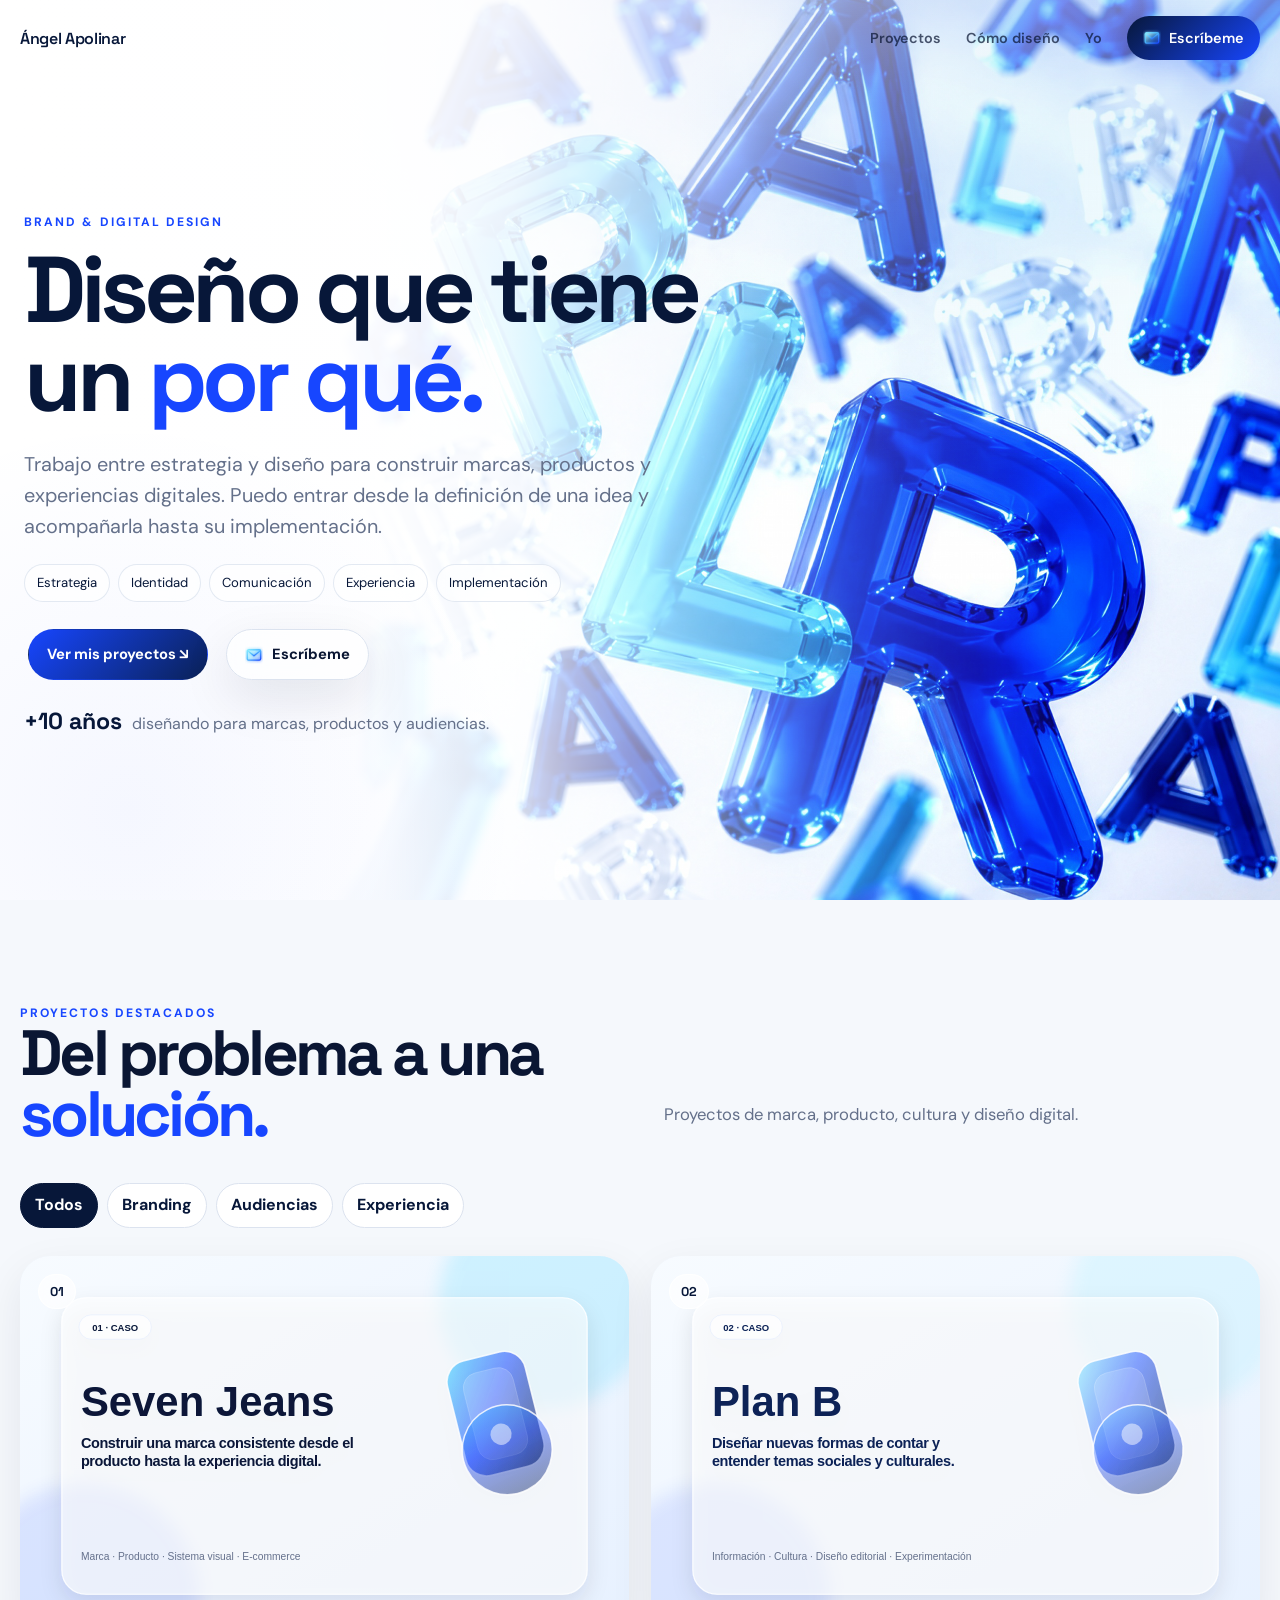
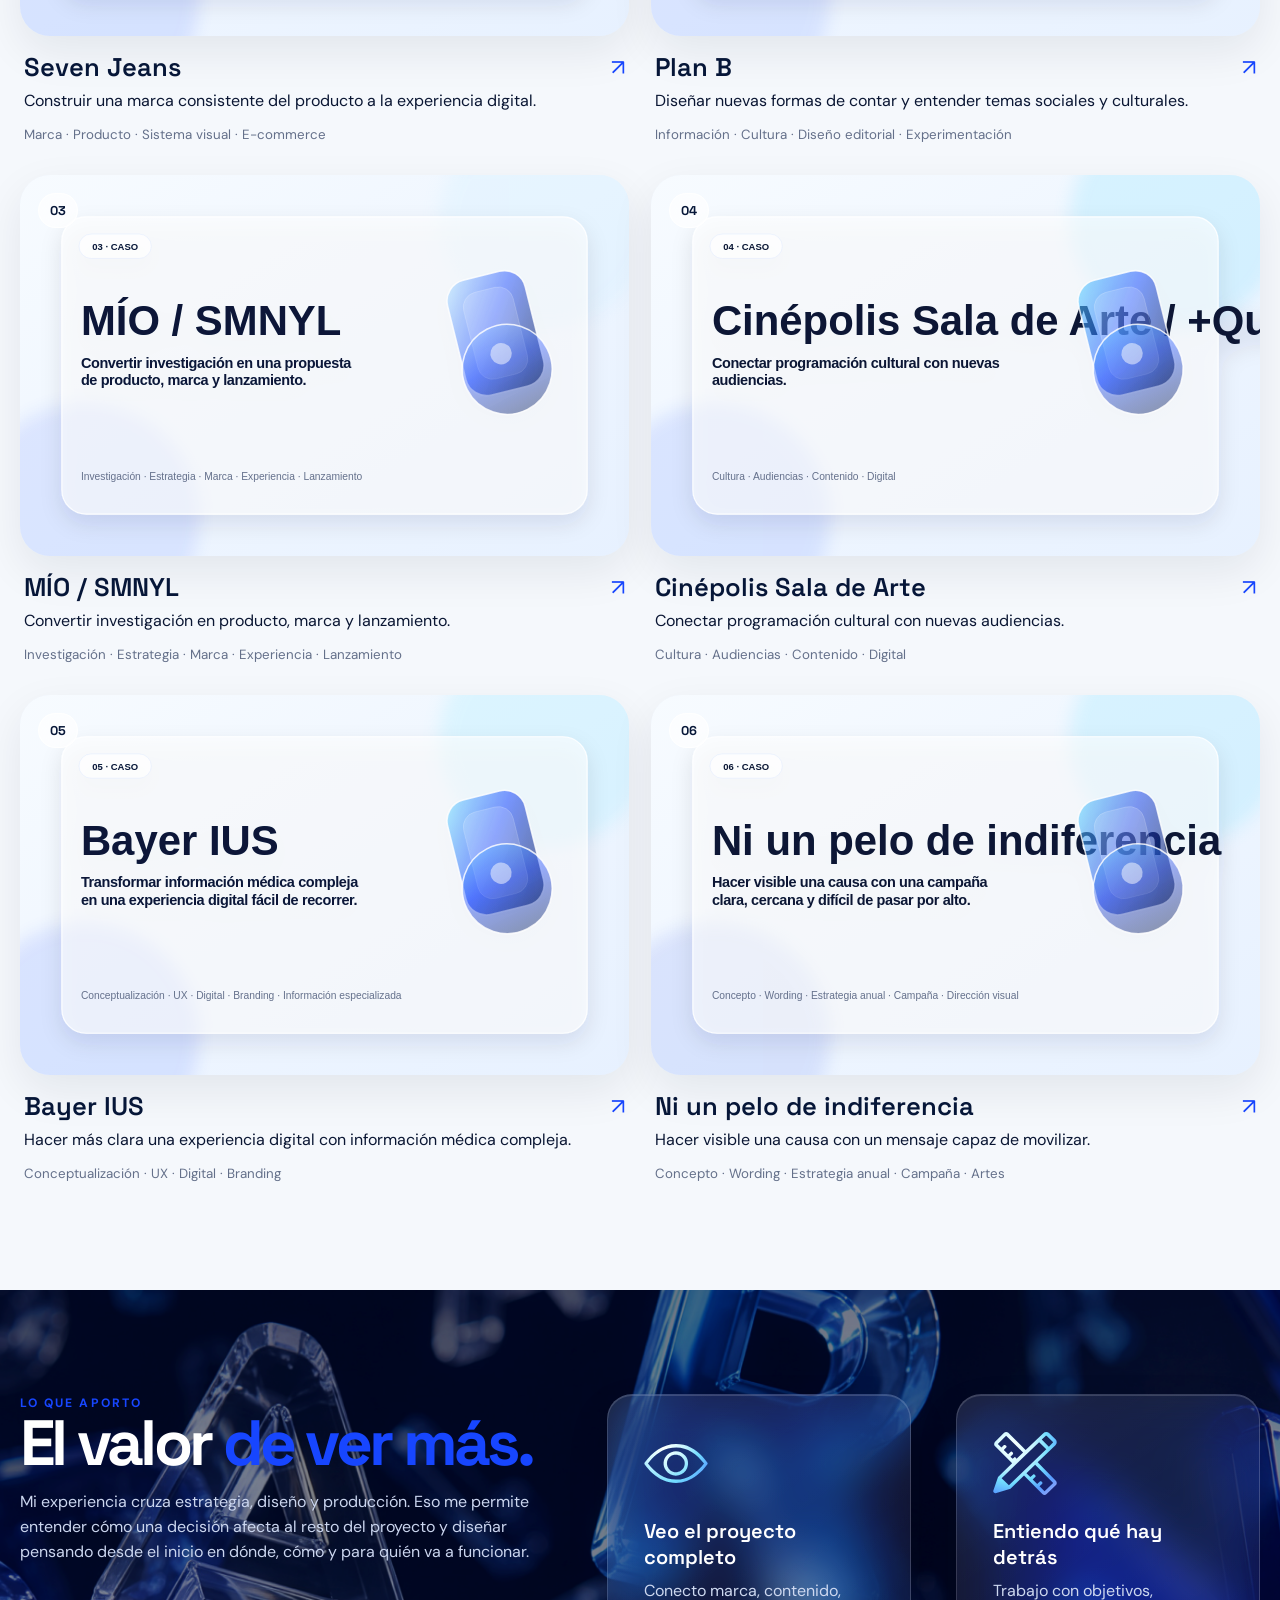
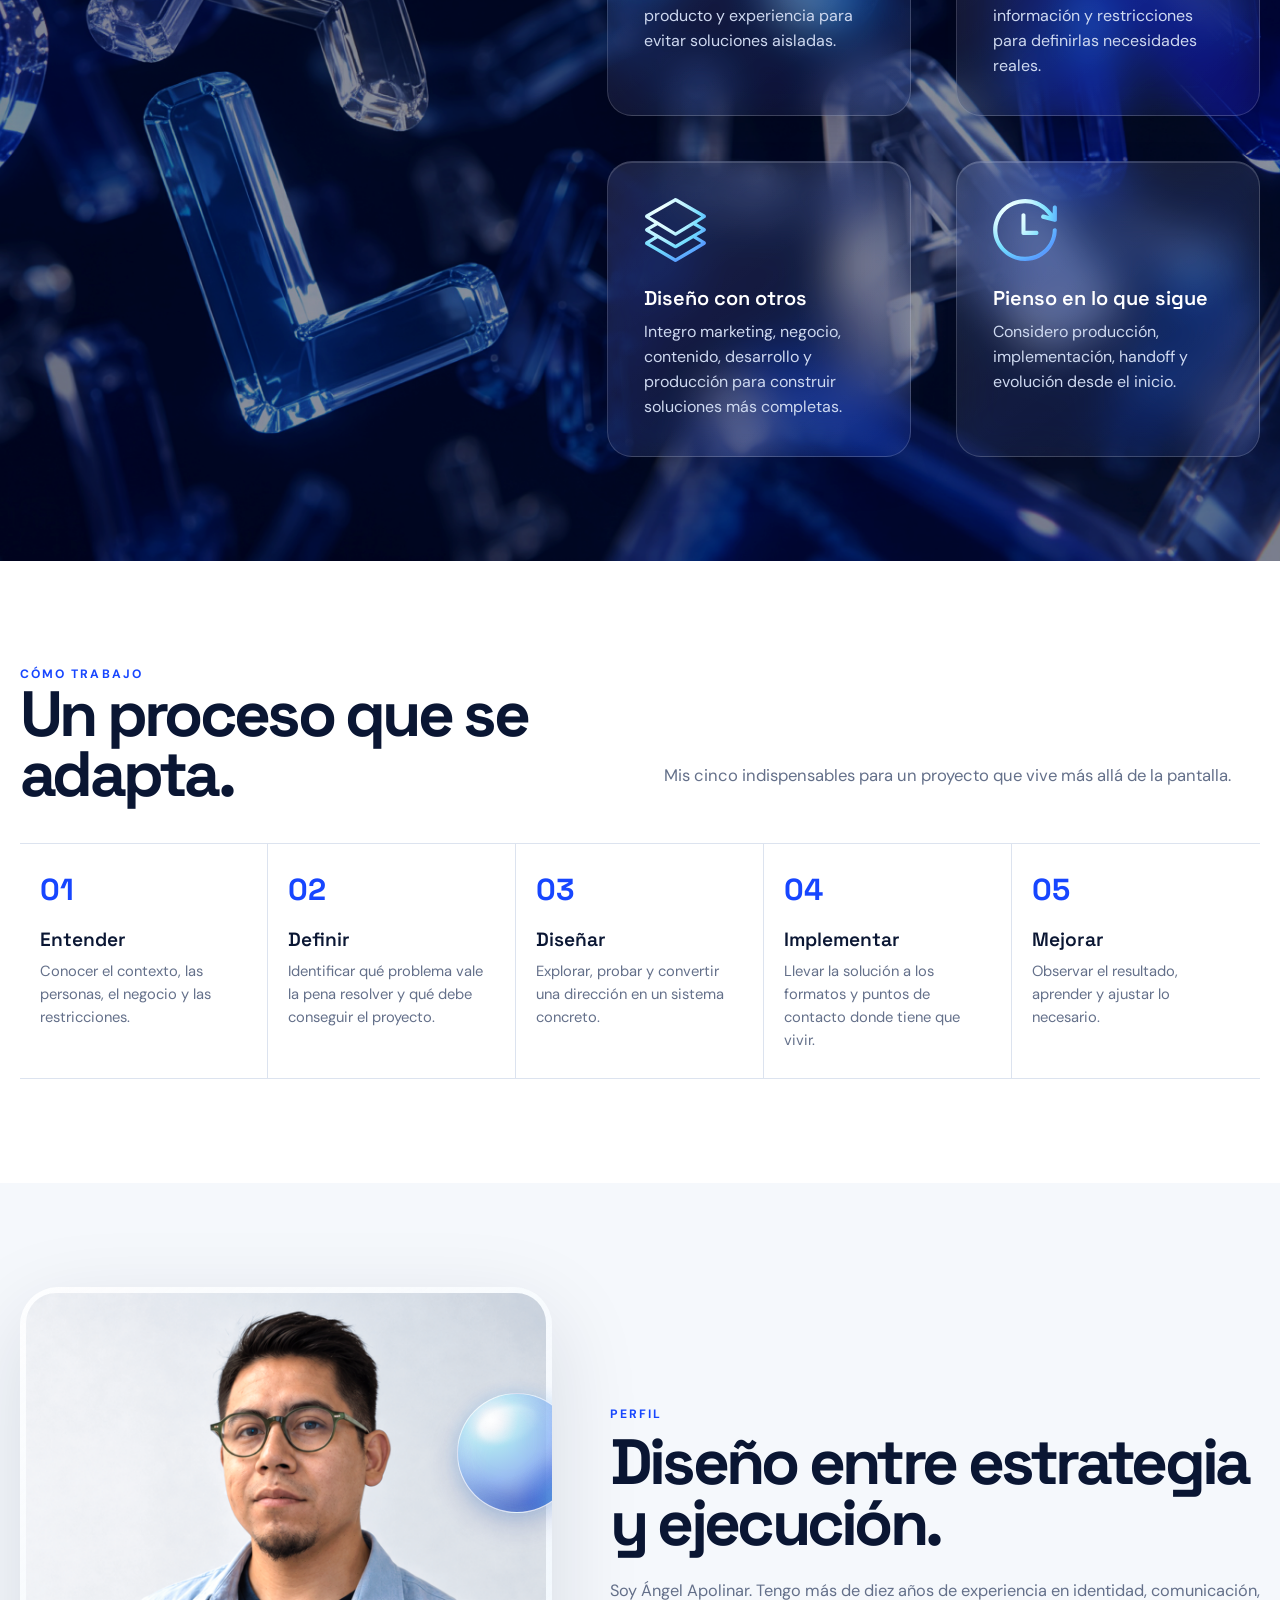
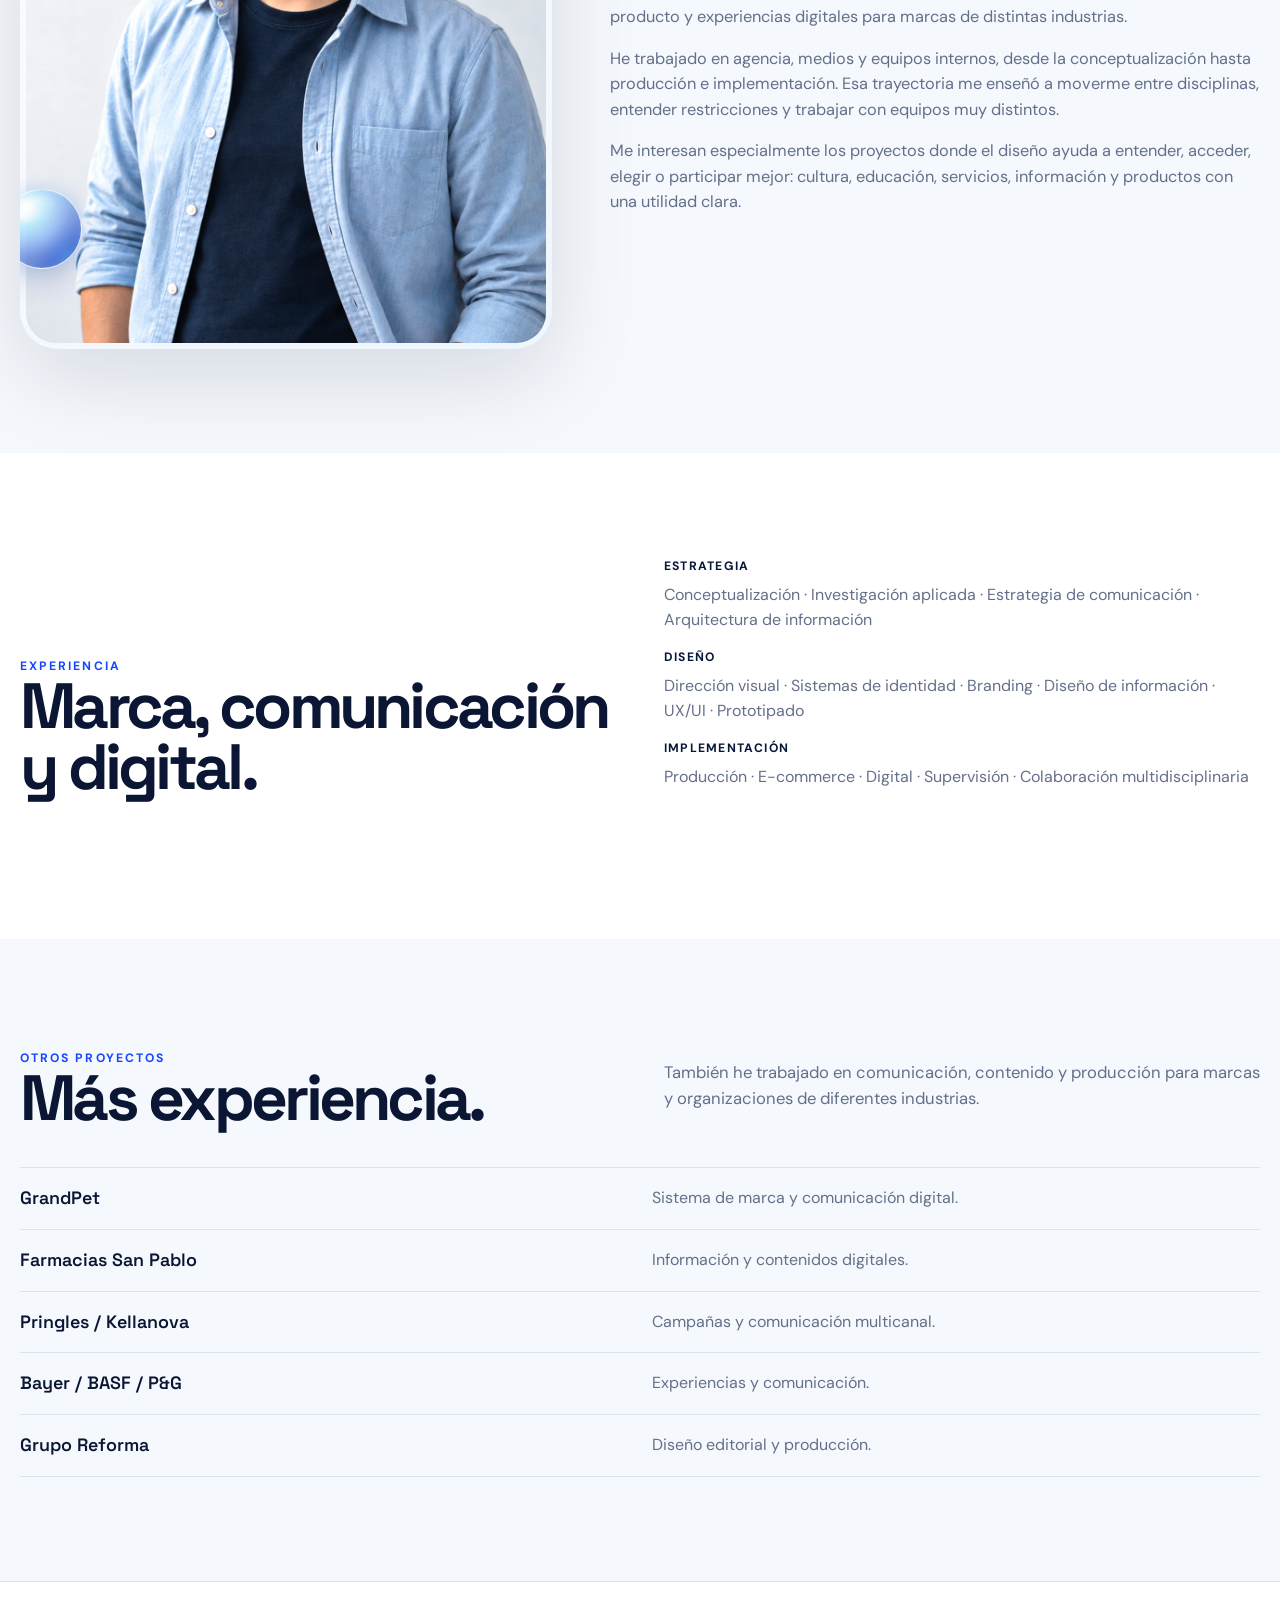
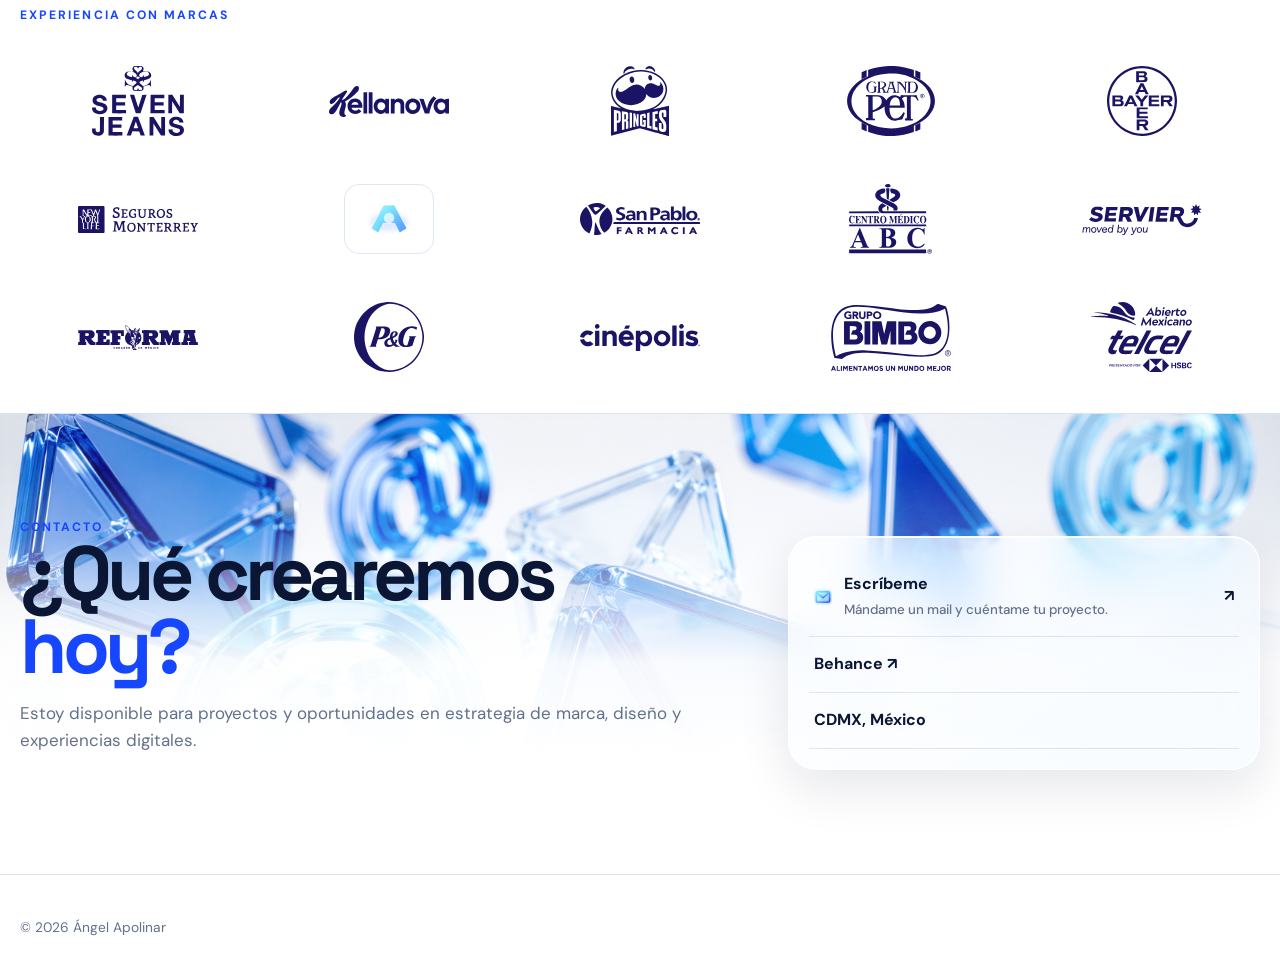
<file: index.html>
<!doctype html>
<html lang="es">

<head>
    <meta charset="utf-8">
    <meta name="viewport" content="width=device-width,initial-scale=1">
    <meta name="description" content="Ángel Apolinar — Diseñador / Brand & Digital. Estrategia, identidad, información y experiencias digitales.">
    <title>Ángel Apolinar — Brand & Digital Design</title>
    <link rel="stylesheet" href="styles.css">
</head>

<body>
    <header class="site-header">
        <div class="scroll-progress" aria-hidden="true"></div>
        <div class="shell nav"><a class="wordmark" href="index.html">Ángel Apolinar</a>
            <nav class="nav-links"><a href="index.html#proyectos">Proyectos</a><a href="index.html#valor">Cómo diseño</a><a href="index.html#perfil">Yo</a>
                <a class="nav-cta" href="mailto:angel.aplnr@gmail.com?subject=Proyecto%20/%20oportunidad%20%E2%80%94%20%5Bnombre%20del%20proyecto%5D&body=Hola%20%C3%81ngel%2C%0A%0ATe%20escribo%20porque%20%5Bempresa%20/%20proyecto%5D%20necesita%20%5Bnecesidad%20principal%5D.%0A%0ABuscamos%20%5Bresultado%20o%20alcance%5D%20y%20nos%20gustar%C3%ADa%20tenerlo%20listo%20para%20%5Bfecha%20/%20etapa%2C%20si%20aplica%5D.%0A%0A%C2%BFPodemos%20agendar%20una%20llamada%20breve%20para%20revisar%20el%20proyecto%20y%20siguientes%20pasos%3F%0A%0AGracias%2C%0A%5BNombre%5D%0A%5BEmpresa%20/%20rol%5D">
                    <svg class="icon" aria-hidden="true">
                        <use href="assets/crystal-icons.svg#i-mail"></use>
                    </svg><span>Escríbeme</span></a>
            </nav>
            <button class="menu-toggle" aria-label="Abrir menú" aria-expanded="false"><span></span><span></span></button>
        </div>
    </header>
    <main>
     
<section class="hero">

    <div class="hero-background" aria-hidden="true"></div>

    <div class="shell hero-grid">

        <div class="hero-copy reveal">

            <div class="eyebrow">Brand & Digital Design</div>

            <h1 class="display">
                Diseño que tiene un
                <span>por qué.</span>
            </h1>

            <p class="hero-lead">
                Trabajo entre estrategia y diseño para construir marcas,
                productos y experiencias digitales. Puedo entrar desde la
                definición de una idea y acompañarla hasta su implementación.
            </p>

            <div class="hero-tags">
                <span>Estrategia</span>
                <span>Identidad</span>
                <span>Comunicación</span>
                <span>Experiencia</span>
                <span>Implementación</span>
            </div>

            <div class="hero-actions">

                <a class="btn primary" href="#proyectos">
                    Ver mis proyectos ↘
                </a>

                <a class="btn glass-btn"
                   href="mailto:angel.aplnr@gmail.com">

                    <svg class="icon" aria-hidden="true">
                        <use href="assets/crystal-icons.svg#i-mail"></use>
                    </svg>

                    Escríbeme
                </a>

            </div>

            <div class="hero-proof">
                <strong>+10 años</strong>
                <span>diseñando para marcas, productos y audiencias.</span>
            </div>

        </div>

    </div>

</section>        

        <section class="section projects-section" id="proyectos">
            <div class="shell">
                <div class="section-head reveal">
                    <div>
                        <div class="eyebrow">Proyectos destacados</div>
                        <h2 class="display">Del problema a una <span>solución.</span></h2></div>
                    <p class="section-intro">Proyectos de marca, producto, cultura y diseño digital.</p>
                </div>
                <div class="filters reveal">
                    <button class="filter active" data-filter="all">Todos</button>
                    <button class="filter" data-filter="branding">Branding</button>
                    <button class="filter" data-filter="audiencias">Audiencias</button>
                    <button class="filter" data-filter="experiencia">Experiencia</button>
                </div>
                <div class="projects-grid">
                    <a class="project reveal" data-category="branding" href="proyecto-seven.html">
                        <div class="project-media"><img src="assets/case-seven-cover.svg" alt="Seven Jeans">
                            <div class="project-index">01</div>
                        </div>
                        <div class="project-meta-row">
                            <div>
                                <h3>Seven Jeans</h3>
                                <p>Construir una marca consistente del producto a la experiencia digital.</p><small>Marca · Producto · Sistema visual · E-commerce</small></div><span class="project-arrow">↗</span></div>
                    </a>
                    <a class="project reveal" data-category="audiencias" href="proyecto-planb.html">
                        <div class="project-media"><img src="assets/case-planb-cover.svg" alt="Plan B">
                            <div class="project-index">02</div>
                        </div>
                        <div class="project-meta-row">
                            <div>
                                <h3>Plan B</h3>
                                <p>Diseñar nuevas formas de contar y entender temas sociales y culturales.</p><small>Información · Cultura · Diseño editorial · Experimentación</small></div><span class="project-arrow">↗</span></div>
                    </a>
                    <a class="project reveal" data-category="branding experiencia" href="proyecto-mio.html">
                        <div class="project-media"><img src="assets/case-mio-cover.svg" alt="MÍO / SMNYL">
                            <div class="project-index">03</div>
                        </div>
                        <div class="project-meta-row">
                            <div>
                                <h3>MÍO / SMNYL</h3>
                                <p>Convertir investigación en producto, marca y lanzamiento.</p><small>Investigación · Estrategia · Marca · Experiencia · Lanzamiento</small></div><span class="project-arrow">↗</span></div>
                    </a>
                    <a class="project reveal" data-category="audiencias" href="proyecto-cinepolis.html">
                        <div class="project-media"><img src="assets/case-cinepolis-cover.svg" alt="Cinépolis Sala de Arte / +QueCine">
                            <div class="project-index">04</div>
                        </div>
                        <div class="project-meta-row">
                            <div>
                                <h3>Cinépolis Sala de Arte</h3>
                                <p>Conectar programación cultural con nuevas audiencias.</p><small>Cultura · Audiencias · Contenido · Digital</small></div><span class="project-arrow">↗</span></div>
                    </a>
                    <a class="project reveal" data-category="branding audiencias experiencia" href="proyecto-bayer.html">
                        <div class="project-media"><img src="assets/case-bayer-cover.svg" alt="Bayer IUS">
                            <div class="project-index">05</div>
                        </div>
                        <div class="project-meta-row">
                            <div>
                                <h3>Bayer IUS</h3>
                                <p>Hacer más clara una experiencia digital con información médica compleja.</p><small>Conceptualización · UX · Digital · Branding</small></div><span class="project-arrow">↗</span></div>
                    </a>
                    <a class="project reveal" data-category="audiencias experiencia" href="proyecto-descabellado.html">
                        <div class="project-media"><img src="assets/case-descabellado-cover.svg" alt="Ni un pelo de indiferencia">
                            <div class="project-index">06</div>
                        </div>
                        <div class="project-meta-row">
                            <div>
                                <h3>Ni un pelo de indiferencia</h3>
                                <p>Hacer visible una causa con un mensaje capaz de movilizar.</p><small>Concepto · Wording · Estrategia anual · Campaña · Artes</small></div><span class="project-arrow">↗</span></div>
                    </a>
                </div>
            </div>
        </section>

        <section class="section value-section" id="valor">
            <div class="shell">
                <div class="value-grid">
                    <div class="value-intro reveal">
                        <div class="eyebrow">Lo que aporto</div>
                        <h2 class="display">El valor <span>de ver más.</span>
                        </h2>
                        <p>Mi experiencia cruza estrategia, diseño y producción. Eso me permite entender cómo una decisión afecta al resto del proyecto y diseñar pensando desde el inicio en dónde, cómo y para quién va a funcionar.</p>
                    </div>
                    <div class="value-cards">
                        <article class="value-card glass-card reveal"><span class="crystal-icon icon-ojo"></span>

                            <h3>Veo el proyecto completo</h3>
                            <p>Conecto marca, contenido, producto y experiencia para evitar soluciones aisladas.</p>
                        </article>
                        <article class="value-card glass-card reveal delay-1"><span class="crystal-icon icon-gear"></span>
                            <h3>Entiendo qué hay detrás</h3>
                            <p>Trabajo con objetivos, información y restricciones para definirlas necesidades reales.</p>
                        </article>
                        <article class="value-card glass-card reveal"><span class="crystal-icon icon-stack"></span>
                            <h3>Diseño con otros</h3>
                            <p>Integro marketing, negocio, contenido, desarrollo y producción para construir soluciones más completas.</p>
                        </article>
                        <article class="value-card glass-card reveal delay-1"><span class="crystal-icon icon-future"></span>
                            <h3>Pienso en lo que sigue</h3>
                            <p>Considero producción, implementación, handoff y evolución desde el inicio.</p>
                        </article>
                    </div>
                </div>
            </div>
        </section>

        <section class="section process-section">
            <div class="shell">
                <div class="section-head reveal">
                    <div>
                        <div class="eyebrow">Cómo trabajo</div>
                        <h2 class="display">Un proceso que se adapta.</h2></div>
                    <p class="section-intro">Mis cinco indispensables para un proyecto que vive más allá de la pantalla.</p>
                </div>
                <div class="process-track">
                    <div class="process-step reveal"><b>01</b>
                        <h3>Entender</h3>
                        <p>Conocer el contexto, las personas, el negocio y las restricciones.</p>
                    </div>
                    <div class="process-step reveal"><b>02</b>
                        <h3>Definir</h3>
                        <p>Identificar qué problema vale la pena resolver y qué debe conseguir el proyecto.</p>
                    </div>
                    <div class="process-step reveal"><b>03</b>
                        <h3>Diseñar</h3>
                        <p>Explorar, probar y convertir una dirección en un sistema concreto.</p>
                    </div>
                    <div class="process-step reveal"><b>04</b>
                        <h3>Implementar</h3>
                        <p>Llevar la solución a los formatos y puntos de contacto donde tiene que vivir.</p>
                    </div>
                    <div class="process-step reveal"><b>05</b>
                        <h3>Mejorar</h3>
                        <p>Observar el resultado, aprender y ajustar lo necesario.</p>
                    </div>
                </div>
            </div>
        </section>

        <section class="section about-section" id="perfil">
            <div class="shell about-grid">
                <div class="about-visual reveal">
                    <div class="glass-photo"><img src="assets/portrait-close.png" alt="Ángel Apolinar"><span class="photo-glass-orb orb-one"></span><span class="photo-glass-orb orb-two"></span></div>
                </div>
                <div class="about-copy reveal delay-1">
                    <div class="eyebrow">Perfil</div>
                    <h2 class="display">Diseño entre estrategia y ejecución.</h2>
                    <p>Soy Ángel Apolinar. Tengo más de diez años de experiencia en identidad, comunicación, producto y experiencias digitales para marcas de distintas industrias.</p>
                    <p>He trabajado en agencia, medios y equipos internos, desde la conceptualización hasta producción e implementación. Esa trayectoria me enseñó a moverme entre disciplinas, entender restricciones y trabajar con equipos muy distintos.</p>
                    <p>Me interesan especialmente los proyectos donde el diseño ayuda a entender, acceder, elegir o participar mejor: cultura, educación, servicios, información y productos con una utilidad clara.</p>
                </div>
            </div>
        </section>

        <section class="section experience-section">
            <div class="shell">
                <div class="section-head reveal">
                    <div>
                        <div class="eyebrow">Experiencia</div>
                        <h2 class="display">Marca, comunicación y digital.</h2></div>
                    <div class="capabilities"><b>Estrategia</b><span>Conceptualización · Investigación aplicada · Estrategia de comunicación · Arquitectura de información</span><b>Diseño</b><span>Dirección visual · Sistemas de identidad · Branding · Diseño de información · UX/UI · Prototipado</span><b>Implementación</b><span>Producción · E-commerce · Digital · Supervisión · Colaboración multidisciplinaria</span></div>
                </div>
            </div>
        </section>

        <section class="section other-projects">
            <div class="shell">
                <div class="section-head reveal">
                    <div>
                        <div class="eyebrow">Otros proyectos</div>
                        <h2 class="display">Más experiencia.</h2></div>
                    <p class="section-intro">También he trabajado en comunicación, contenido y producción para marcas y organizaciones de diferentes industrias.</p>
                </div>
                <div class="other-list">
                    <div class="other-row reveal"><strong>GrandPet</strong><span>Sistema de marca y comunicación digital.</span></div>
                    <div class="other-row reveal"><strong>Farmacias San Pablo</strong><span>Información y contenidos digitales.</span></div>
                    <div class="other-row reveal"><strong>Pringles / Kellanova</strong><span>Campañas y comunicación multicanal.</span></div>
                    <div class="other-row reveal"><strong>Bayer / BASF / P&amp;G</strong><span>Experiencias y comunicación.</span></div>
                    <div class="other-row reveal"><strong>Grupo Reforma</strong><span>Diseño editorial y producción.</span></div>
                </div>
            </div>
        </section>

        <section class="section brands-strip">
            <div class="shell reveal">
                <div class="eyebrow">Experiencia con marcas</div>
                <div class="brand-logos" aria-label="Marcas con las que he trabajado">
                    <div class="brand-logo"><img src="assets/logos/seven-jeans.svg" alt="Seven Jeans"></div>
                    <div class="brand-logo"><img src="assets/logos/kellanova.svg" alt="Kellanova"></div>
                    <div class="brand-logo"><img src="assets/logos/pringles.svg" alt="Pringles"></div>
                    <div class="brand-logo"><img src="assets/logos/grandpet.svg" alt="GrandPet"></div>
                    <div class="brand-logo"><img src="assets/logos/bayer.svg" alt="Bayer"></div>
                    <div class="brand-logo"><img src="assets/logos/smnyl.svg" alt="Seguros Monterrey New York Life"></div>
                    <div class="brand-logo"><img src="assets/logos/basf.svg" alt="BASF"></div>
                    <div class="brand-logo"><img src="assets/logos/san-pablo.svg" alt="Farmacias San Pablo"></div>
                    <div class="brand-logo"><img src="assets/logos/abc.svg" alt="Centro Médico ABC"></div>
                    <div class="brand-logo"><img src="assets/logos/servier.svg" alt="Servier MExico"></div>
                    <div class="brand-logo"><img src="assets/logos/reforma.svg" alt="Grupo Reforma"></div>
                    <div class="brand-logo"><img src="assets/logos/pg.svg" alt="P&G"></div>
                    <div class="brand-logo"><img src="assets/logos/cinepolis.svg" alt="Cinépolis"></div>
                    <div class="brand-logo"><img src="assets/logos/g-bimbo.svg" alt="Grupo Bimbo"></div>
                    <div class="brand-logo"><img src="assets/logos/amt.svg" alt="Abierto Mexicano de Tenis"></div>
                </div>
            </div>
        </section>

        <section class="section contact-section" id="contacto">
            <div class="shell contact-grid">
                <div class="reveal">
                    <div class="eyebrow">Contacto</div>
                    <h2 class="display">¿Qué crearemos<span> hoy?</span></h2>
                    <p>Estoy disponible para proyectos y oportunidades en estrategia de marca, diseño y experiencias digitales.</p>
                </div>
                <div class="contact-panel glass-card reveal delay-1">
                    <a class="contact-mail" href="mailto:angel.aplnr@gmail.com?subject=Proyecto%20/%20oportunidad%20%E2%80%94%20%5Bnombre%20del%20proyecto%5D&body=Hola%20%C3%81ngel%2C%0A%0ATe%20escribo%20porque%20%5Bempresa%20/%20proyecto%5D%20necesita%20%5Bnecesidad%20principal%5D.%0A%0ABuscamos%20%5Bresultado%20o%20alcance%5D%20y%20nos%20gustar%C3%ADa%20tenerlo%20listo%20para%20%5Bfecha%20/%20etapa%2C%20si%20aplica%5D.%0A%0A%C2%BFPodemos%20agendar%20una%20llamada%20breve%20para%20revisar%20el%20proyecto%20y%20siguientes%20pasos%3F%0A%0AGracias%2C%0A%5BNombre%5D%0A%5BEmpresa%20/%20rol%5D">
                        <svg class="icon" aria-hidden="true">
                            <use href="assets/crystal-icons.svg#i-mail"></use>
                        </svg><span><strong>Escríbeme</strong><small>Mándame un mail y cuéntame tu proyecto.</small></span><b>↗</b></a><a href="https://behance.net/apolinar" target="_blank" rel="noreferrer">Behance ↗</a><span>CDMX, México</span></div>
            </div>
        </section>
    </main>
   <footer class="site-footer">
    <div class="shell">
        <p>© 2026 Ángel Apolinar</p>
    </div>
</footer>
    <script src="site.js"></script>
</body>

</html>
</file>
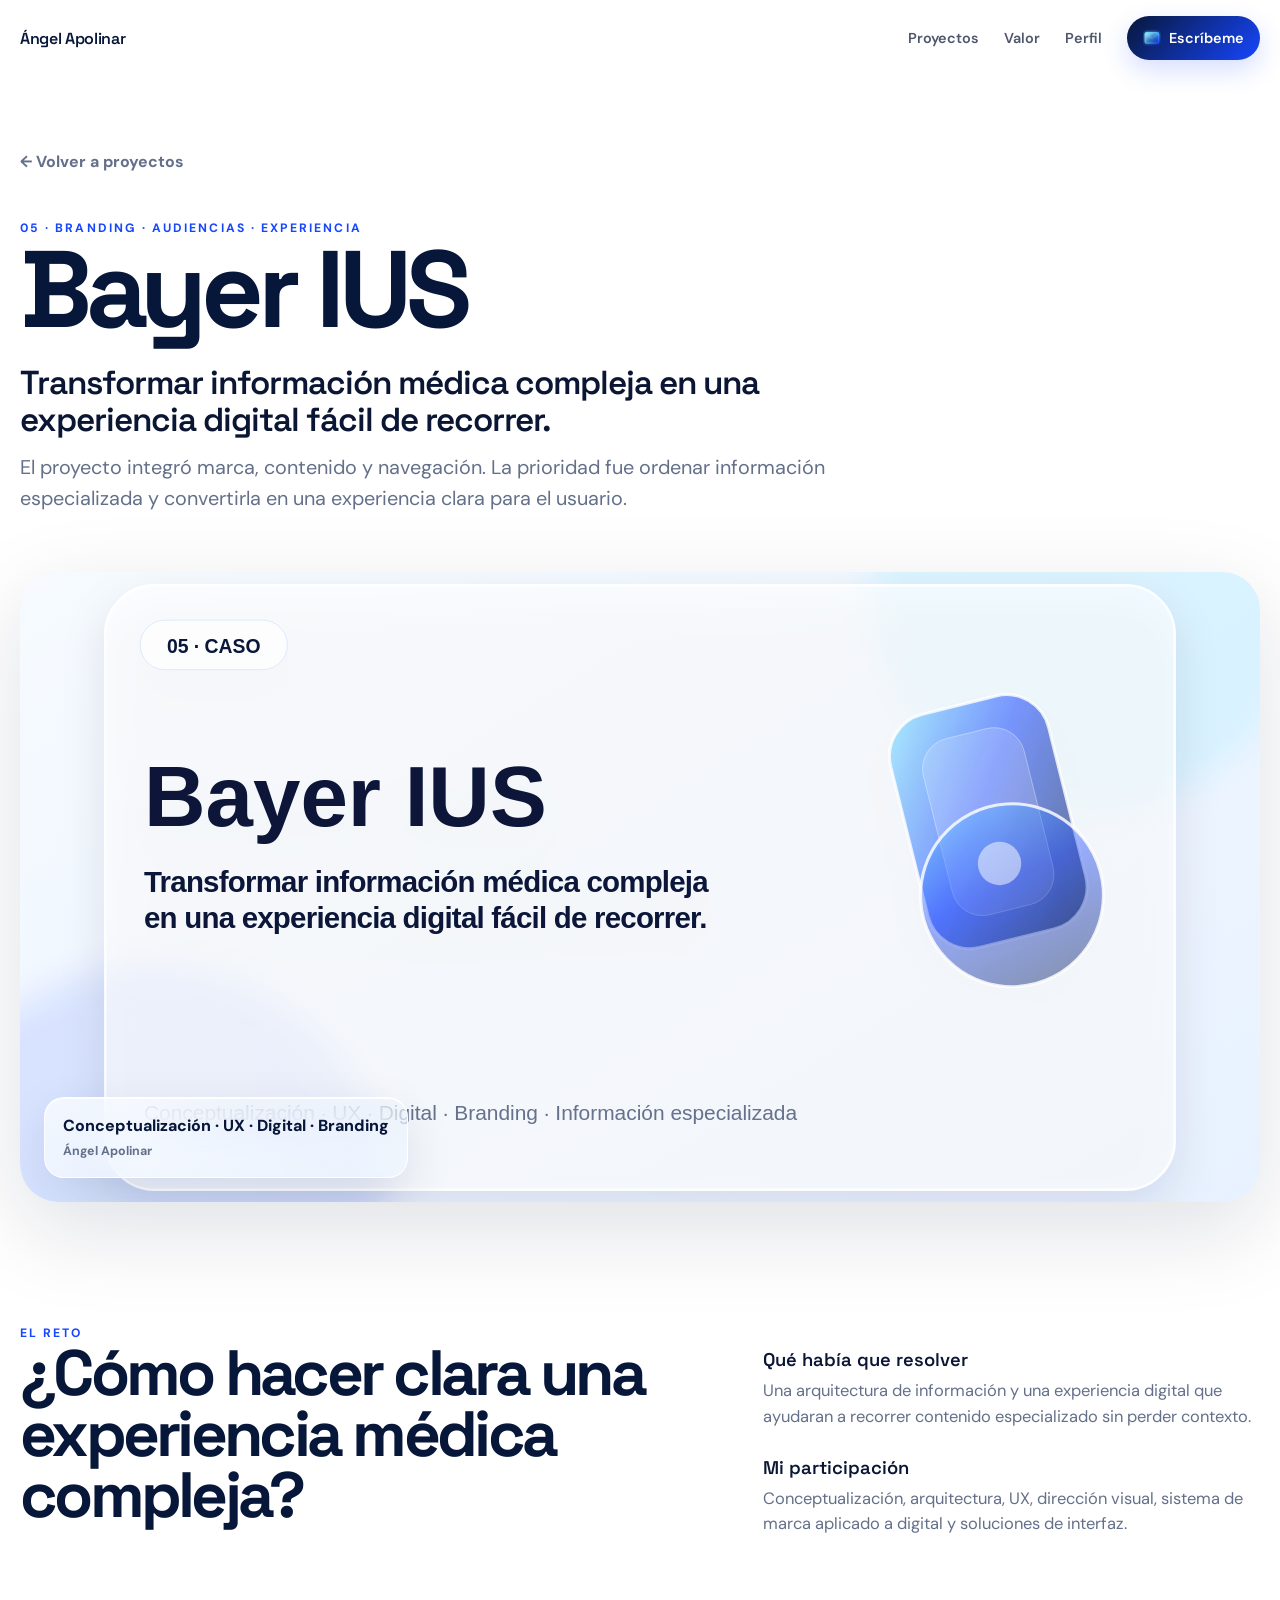
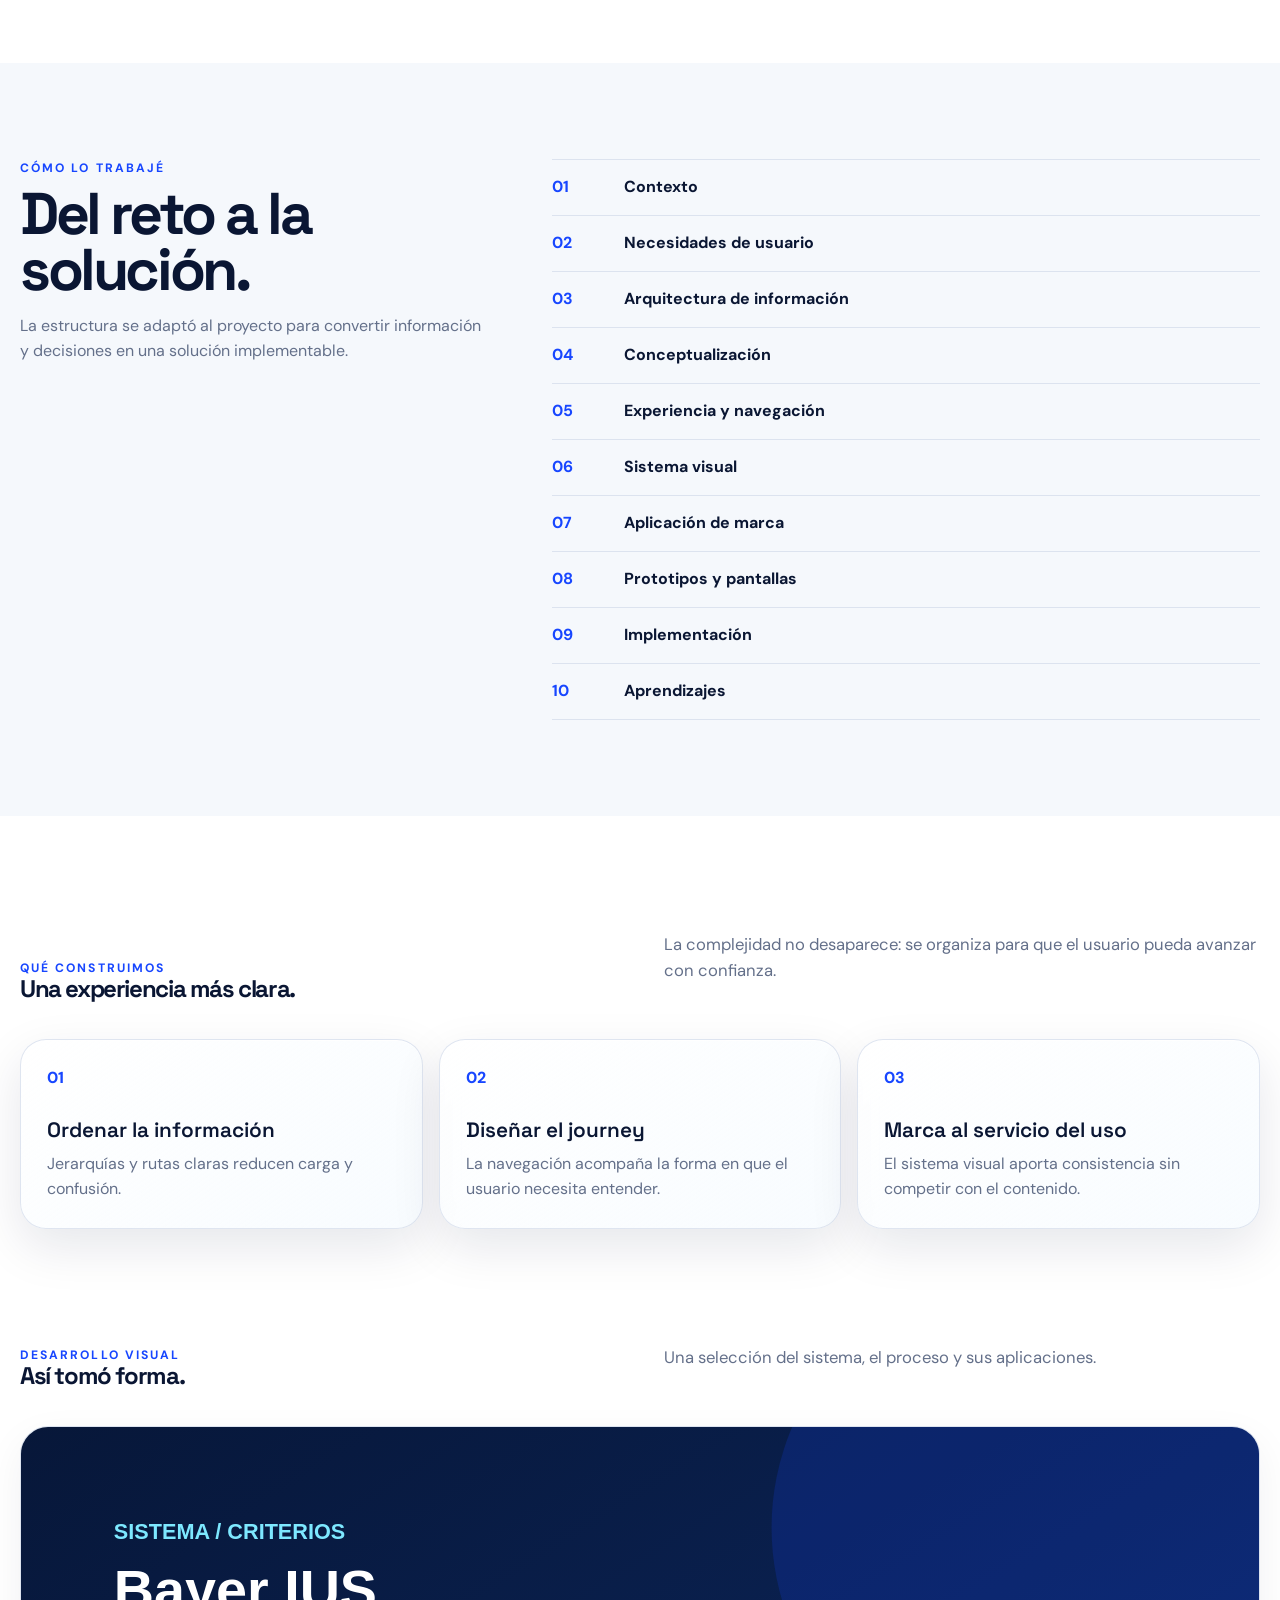
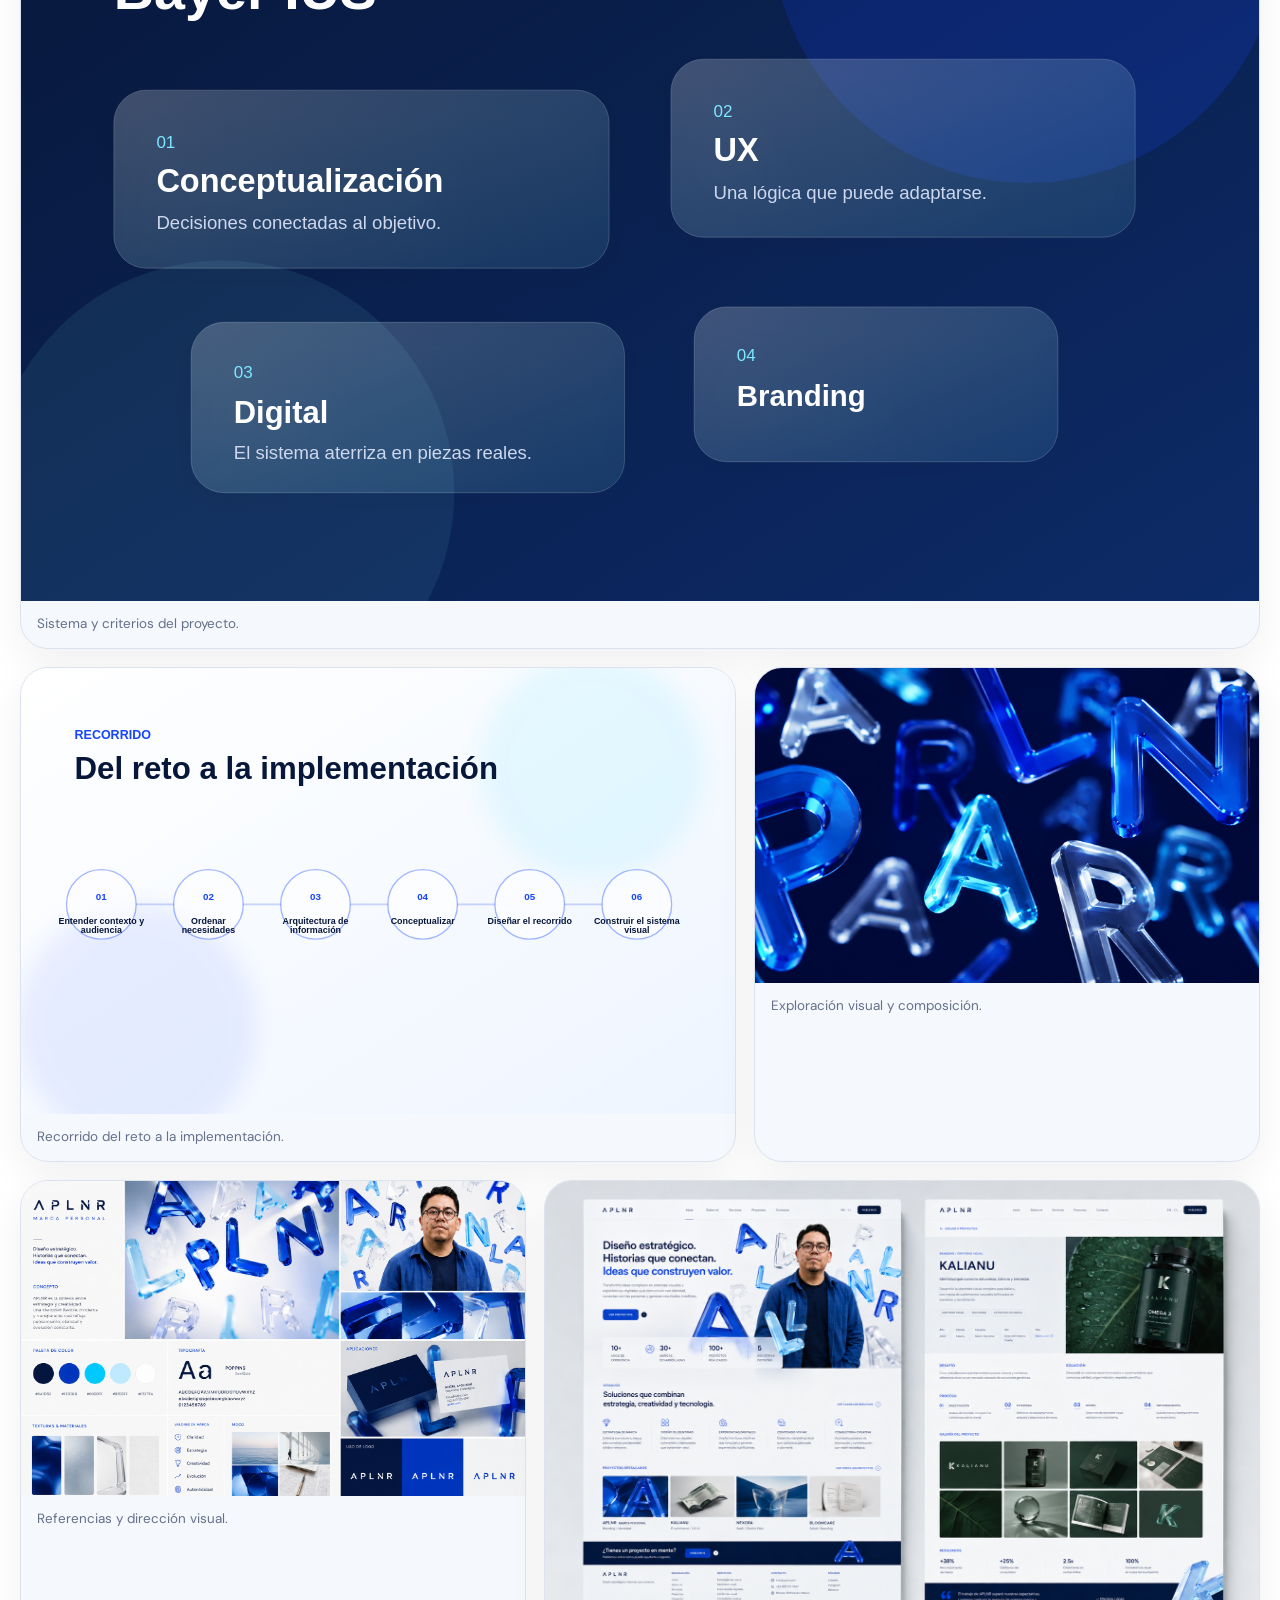
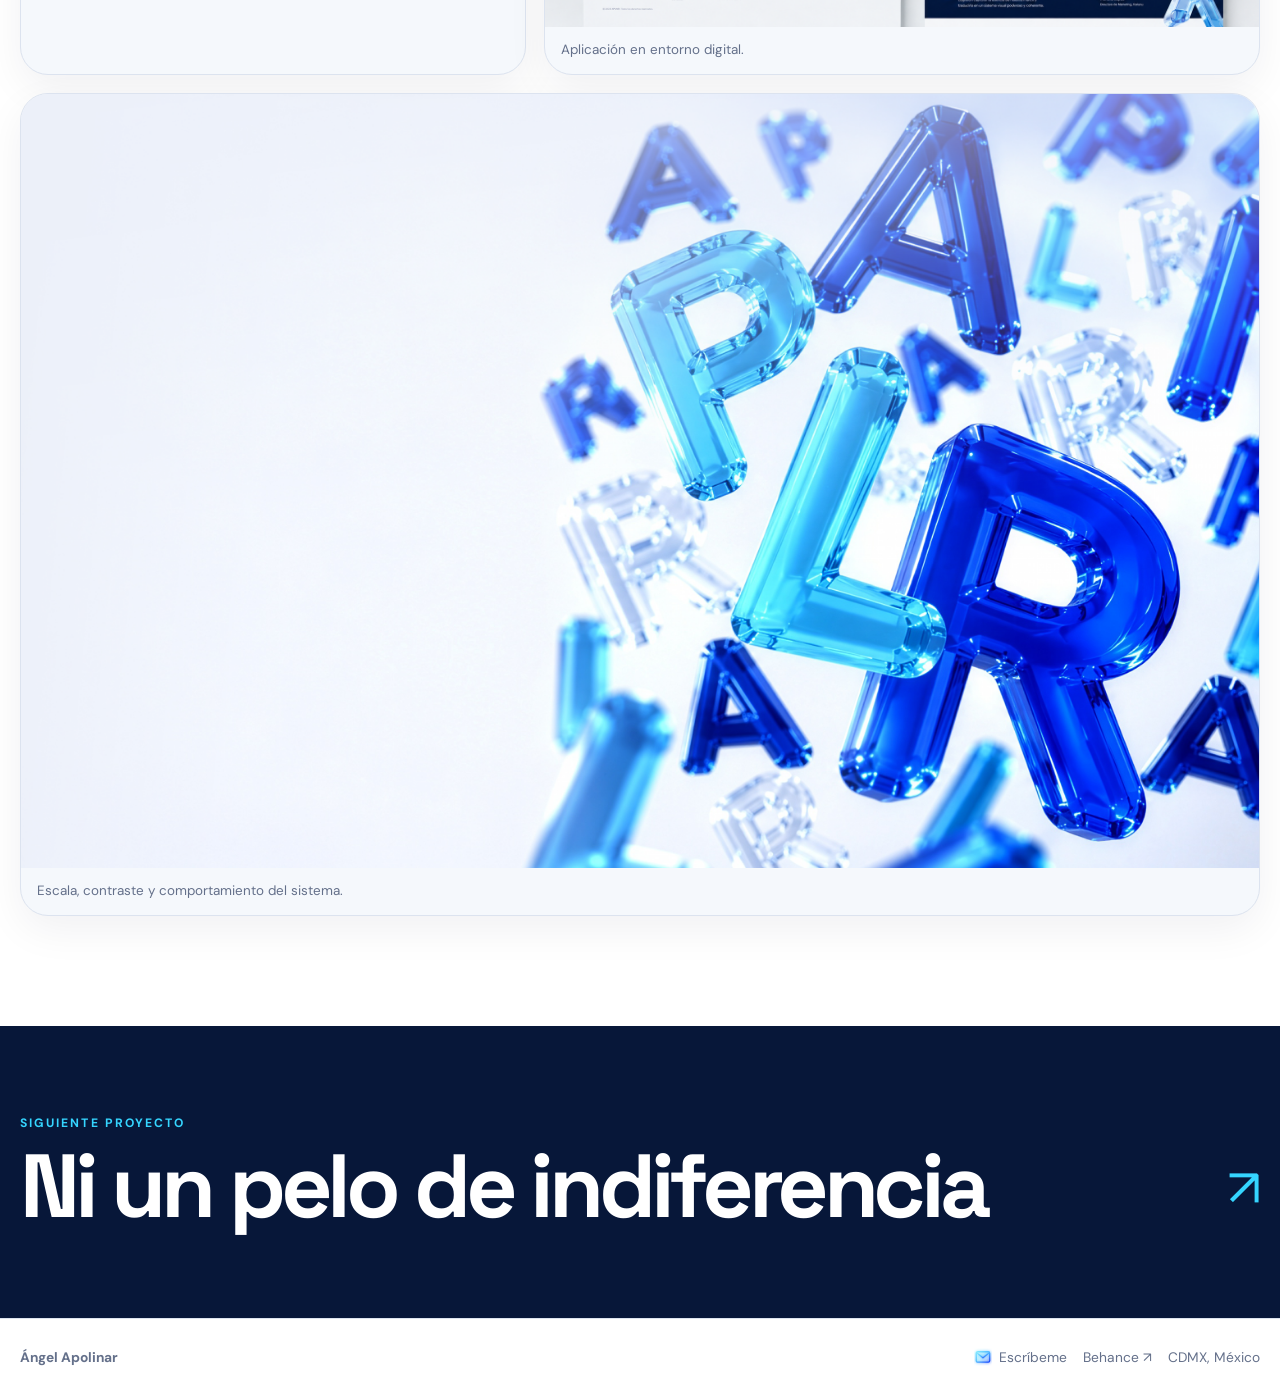
<file: proyecto-bayer.html>
<!doctype html><html lang="es"><head><meta charset="utf-8"><meta name="viewport" content="width=device-width,initial-scale=1"><meta name="description" content="Bayer IUS — proyecto de Ángel Apolinar."><title>Bayer IUS — Ángel Apolinar</title><link rel="stylesheet" href="styles.css"></head><body><header class="site-header"><div class="scroll-progress" aria-hidden="true"></div><div class="shell nav"><a class="wordmark" href="index.html">Ángel Apolinar</a><nav class="nav-links"><a href="index.html#proyectos">Proyectos</a><a href="index.html#valor">Valor</a><a href="index.html#perfil">Perfil</a><a class="nav-cta" href="mailto:angel.aplnr@gmail.com?subject=Proyecto%20/%20oportunidad%20%E2%80%94%20%5Bnombre%20del%20proyecto%5D&body=Hola%20%C3%81ngel%2C%0A%0ATe%20escribo%20porque%20%5Bempresa%20/%20proyecto%5D%20necesita%20%5Bnecesidad%20principal%5D.%0A%0ABuscamos%20%5Bresultado%20o%20alcance%5D%20y%20nos%20gustar%C3%ADa%20tenerlo%20listo%20para%20%5Bfecha%20/%20etapa%2C%20si%20aplica%5D.%0A%0A%C2%BFPodemos%20agendar%20una%20llamada%20breve%20para%20revisar%20el%20proyecto%20y%20siguientes%20pasos%3F%0A%0AGracias%2C%0A%5BNombre%5D%0A%5BEmpresa%20/%20rol%5D"><svg class="icon" aria-hidden="true"><use href="assets/crystal-icons.svg#i-mail"></use></svg><span>Escríbeme</span></a></nav><button class="menu-toggle" aria-label="Abrir menú" aria-expanded="false"><span></span><span></span></button></div></header><main>
<section class="case-hero"><div class="shell reveal"><a class="back" href="index.html#proyectos">← Volver a proyectos</a><div class="eyebrow">05 · Branding · Audiencias · Experiencia</div><h1 class="display case-title">Bayer IUS</h1><p class="case-headline">Transformar información médica compleja en una experiencia digital fácil de recorrer.</p><p class="case-deck">El proyecto integró marca, contenido y navegación. La prioridad fue ordenar información especializada y convertirla en una experiencia clara para el usuario.</p></div></section>
<section class="case-cover"><div class="shell reveal delay-1"><div class="case-cover-box tilt-card"><img src="assets/case-bayer-cover.svg" alt="Bayer IUS"><div class="cover-label glass-card"><span>Conceptualización · UX · Digital · Branding</span><strong>Ángel Apolinar</strong></div></div></div></section>
<section class="case-question"><div class="shell question-grid"><div class="reveal"><div class="eyebrow">El reto</div><h2 class="display">¿Cómo hacer clara una experiencia médica compleja?</h2></div><div class="question-copy reveal delay-1"><h3>Qué había que resolver</h3><p>Una arquitectura de información y una experiencia digital que ayudaran a recorrer contenido especializado sin perder contexto.</p><h3>Mi participación</h3><p>Conceptualización, arquitectura, UX, dirección visual, sistema de marca aplicado a digital y soluciones de interfaz.</p></div></div></section>
<section class="case-structure"><div class="shell structure-grid"><div class="reveal"><div class="eyebrow">Cómo lo trabajé</div><h2 class="display">Del reto a la solución.</h2><p>La estructura se adaptó al proyecto para convertir información y decisiones en una solución implementable.</p></div><ol class="case-step-list reveal delay-1"><li><b>01</b><span>Contexto</span></li><li><b>02</b><span>Necesidades de usuario</span></li><li><b>03</b><span>Arquitectura de información</span></li><li><b>04</b><span>Conceptualización</span></li><li><b>05</b><span>Experiencia y navegación</span></li><li><b>06</b><span>Sistema visual</span></li><li><b>07</b><span>Aplicación de marca</span></li><li><b>08</b><span>Prototipos y pantallas</span></li><li><b>09</b><span>Implementación</span></li><li><b>10</b><span>Aprendizajes</span></li></ol></div></section>
<section class="case-story"><div class="shell"><div class="section-head reveal"><div><div class="eyebrow">Qué construimos</div><h2 class="display">Una experiencia más clara.</h2></div><p class="section-intro">La complejidad no desaparece: se organiza para que el usuario pueda avanzar con confianza.</p></div><div class="story-grid"><article class="story-card glass-card reveal"><span>01</span><h3>Ordenar la información</h3><p>Jerarquías y rutas claras reducen carga y confusión.</p></article><article class="story-card glass-card reveal"><span>02</span><h3>Diseñar el journey</h3><p>La navegación acompaña la forma en que el usuario necesita entender.</p></article><article class="story-card glass-card reveal"><span>03</span><h3>Marca al servicio del uso</h3><p>El sistema visual aporta consistencia sin competir con el contenido.</p></article></div></div></section>
<section class="visual-sequence"><div class="shell"><div class="section-head reveal"><div><div class="eyebrow">Desarrollo visual</div><h2 class="display">Así tomó forma.</h2></div><p class="section-intro">Una selección del sistema, el proceso y sus aplicaciones.</p></div><div class="visual-grid">
<figure class="visual-card large reveal"><img src="assets/case-bayer-system.svg" alt="Sistema de Bayer IUS"><figcaption>Sistema y criterios del proyecto.</figcaption></figure>
<figure class="visual-card reveal"><img src="assets/case-bayer-flow.svg" alt="Proceso de Bayer IUS"><figcaption>Recorrido del reto a la implementación.</figcaption></figure>
<figure class="visual-card reveal"><img src="assets/letters-close.png" alt="Exploración visual"><figcaption>Exploración visual y composición.</figcaption></figure>
<figure class="visual-card reveal"><img src="assets/moodboard.png" alt="Referencias visuales"><figcaption>Referencias y dirección visual.</figcaption></figure>
<figure class="visual-card reveal"><img src="assets/web-mockup.png" alt="Aplicación digital"><figcaption>Aplicación en entorno digital.</figcaption></figure>
<figure class="visual-card large reveal"><img src="assets/letters-wide.png" alt="Sistema visual"><figcaption>Escala, contraste y comportamiento del sistema.</figcaption></figure>
</div></div></section>
</main><section class="next-project"><div class="shell reveal"><div class="eyebrow">Siguiente proyecto</div><a href="proyecto-descabellado.html"><h2 class="display">Ni un pelo de indiferencia</h2><span>↗</span></a></div></section><footer class="site-footer"><div class="shell footer-row"><strong>Ángel Apolinar</strong><div class="footer-links"><a href="mailto:angel.aplnr@gmail.com?subject=Proyecto%20/%20oportunidad%20%E2%80%94%20%5Bnombre%20del%20proyecto%5D&body=Hola%20%C3%81ngel%2C%0A%0ATe%20escribo%20porque%20%5Bempresa%20/%20proyecto%5D%20necesita%20%5Bnecesidad%20principal%5D.%0A%0ABuscamos%20%5Bresultado%20o%20alcance%5D%20y%20nos%20gustar%C3%ADa%20tenerlo%20listo%20para%20%5Bfecha%20/%20etapa%2C%20si%20aplica%5D.%0A%0A%C2%BFPodemos%20agendar%20una%20llamada%20breve%20para%20revisar%20el%20proyecto%20y%20siguientes%20pasos%3F%0A%0AGracias%2C%0A%5BNombre%5D%0A%5BEmpresa%20/%20rol%5D"><svg class="icon" aria-hidden="true"><use href="assets/crystal-icons.svg#i-mail"></use></svg> Escríbeme</a><a href="https://behance.net/apolinar" target="_blank" rel="noreferrer">Behance ↗</a><span>CDMX, México</span></div></div></footer><script src="site.js"></script></body></html>
</file>
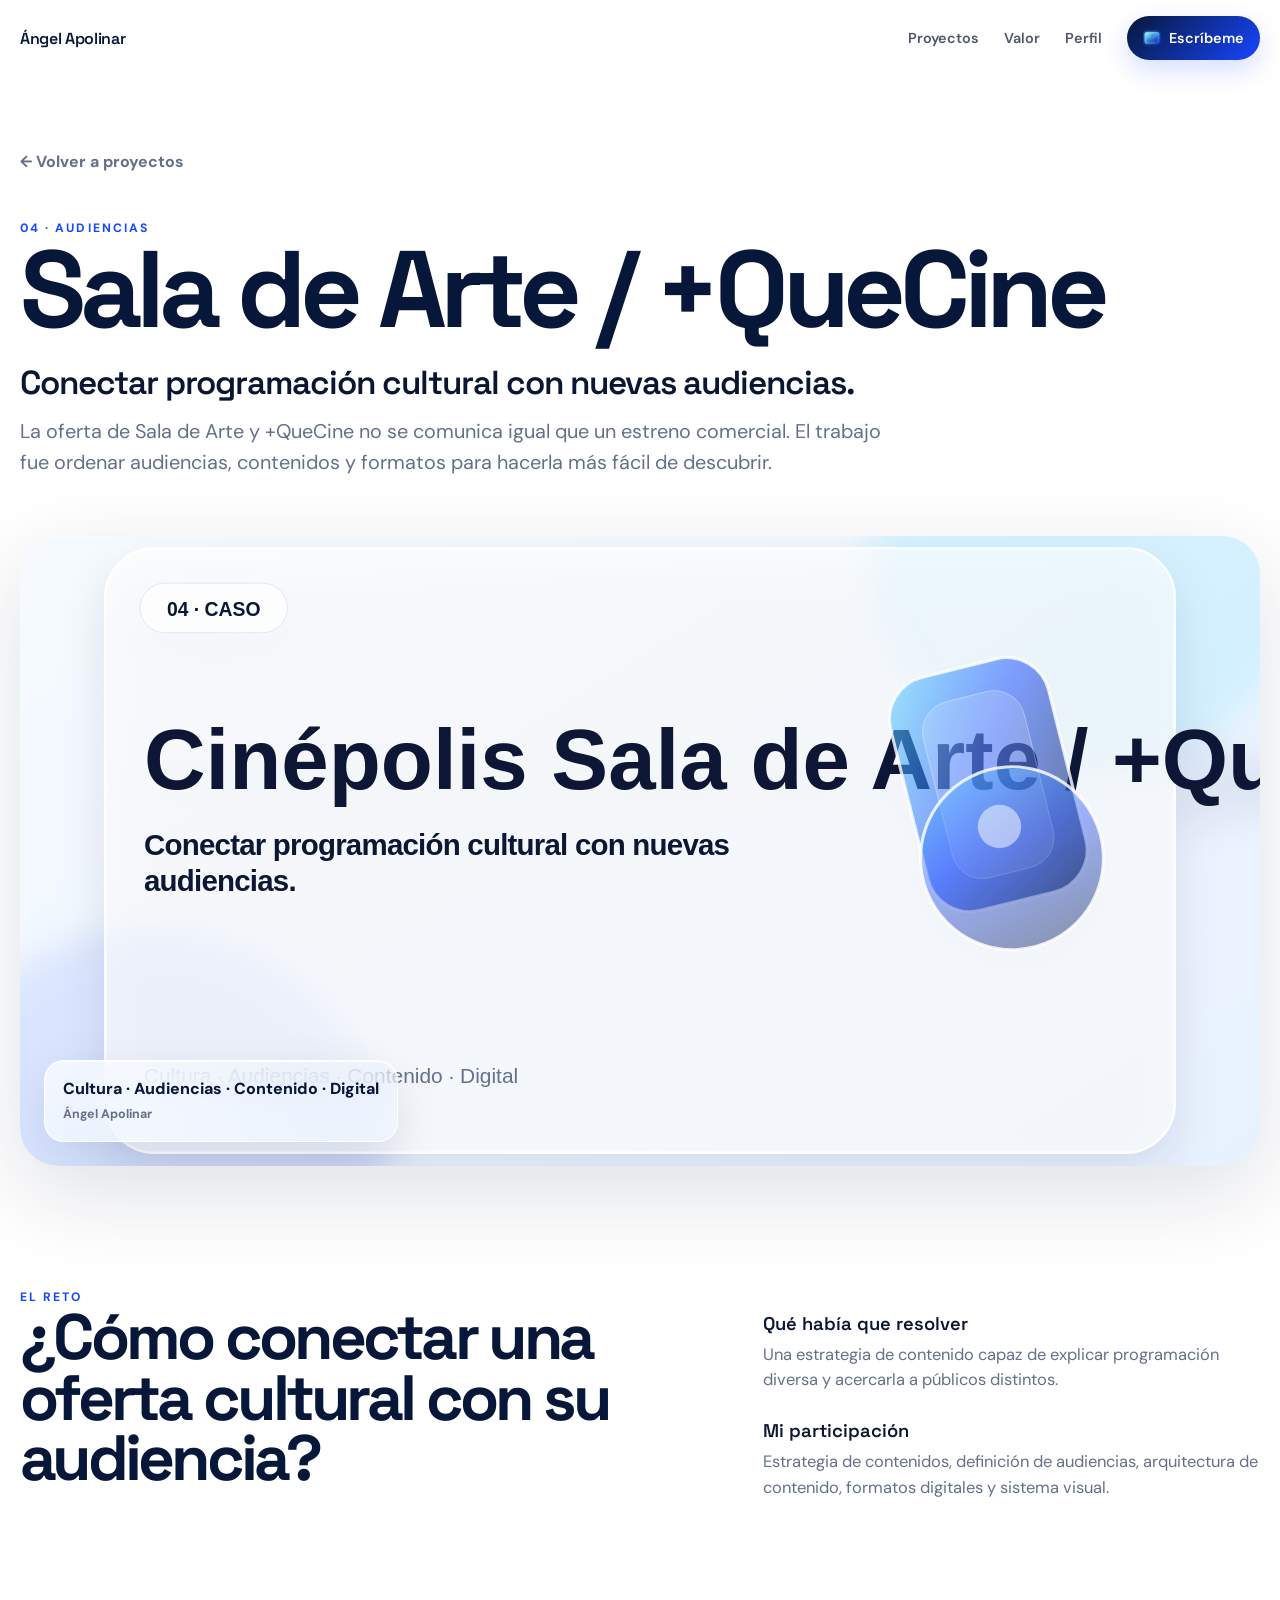
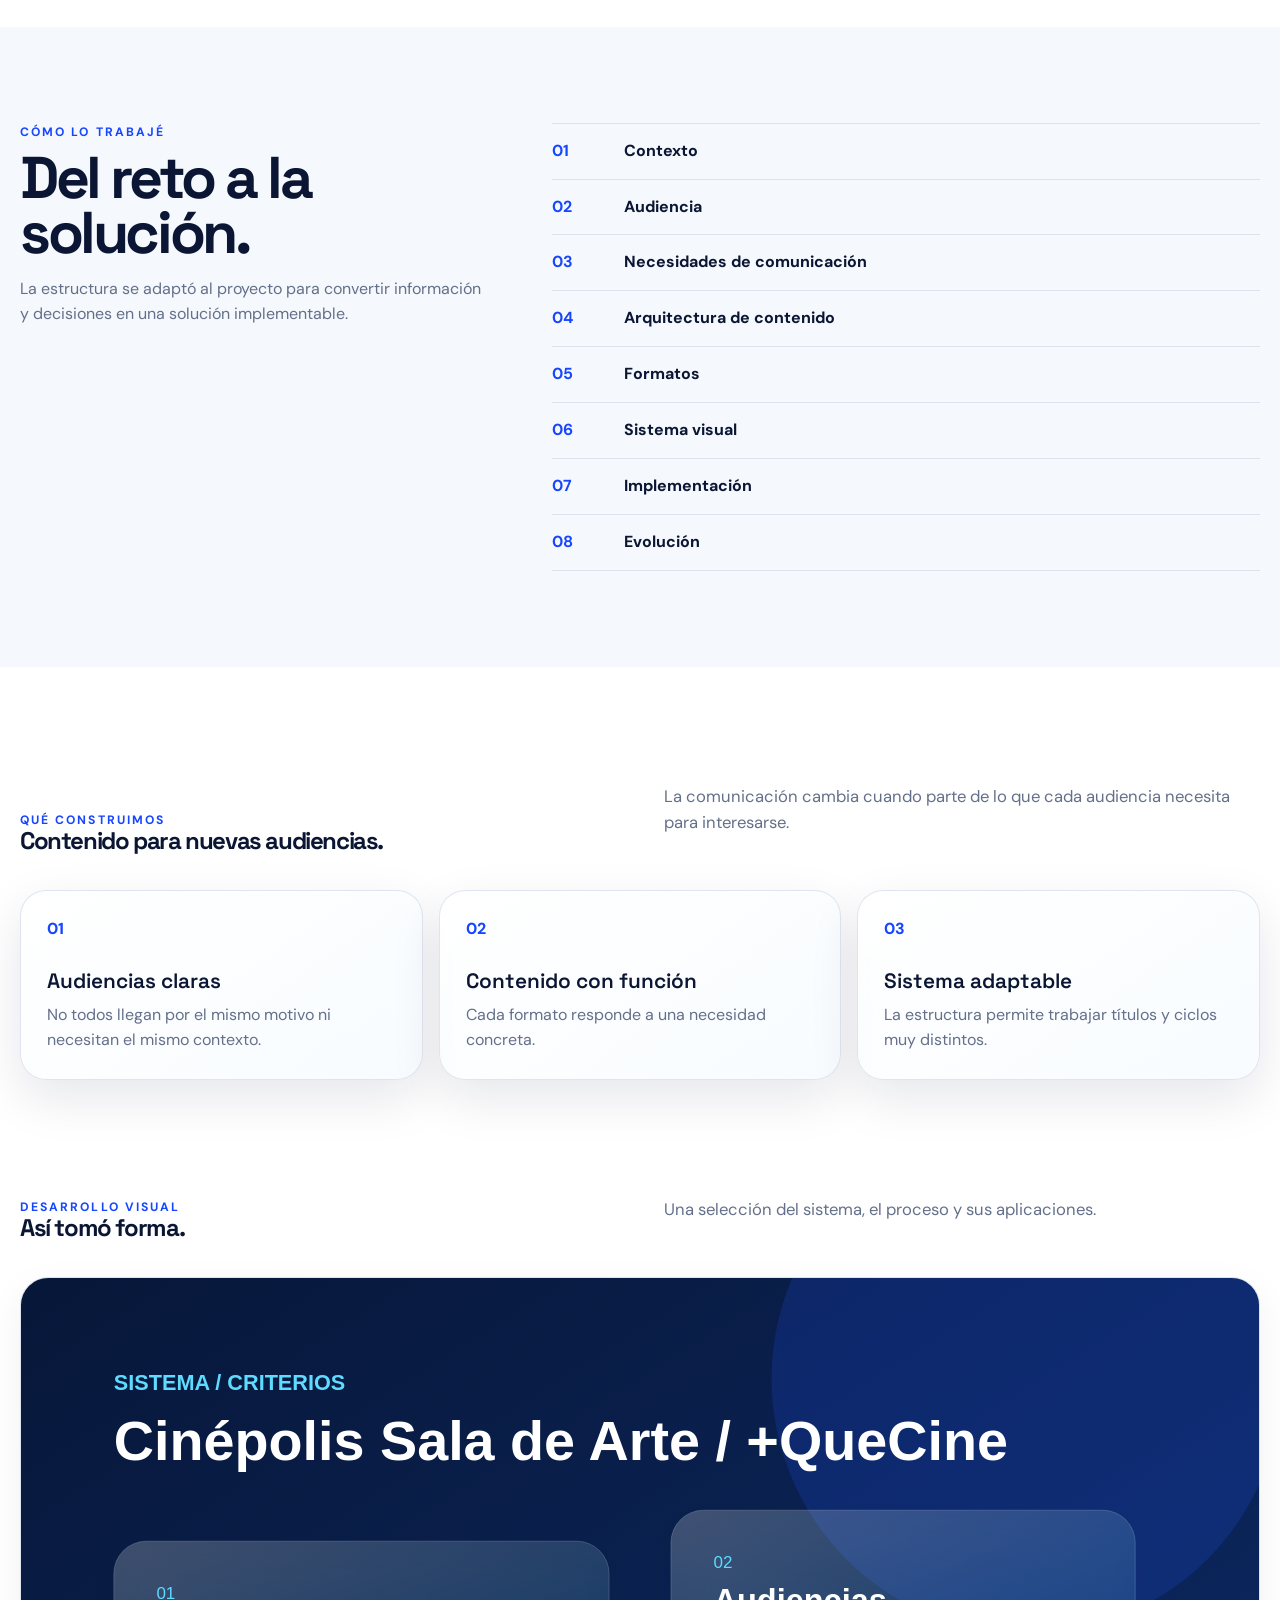
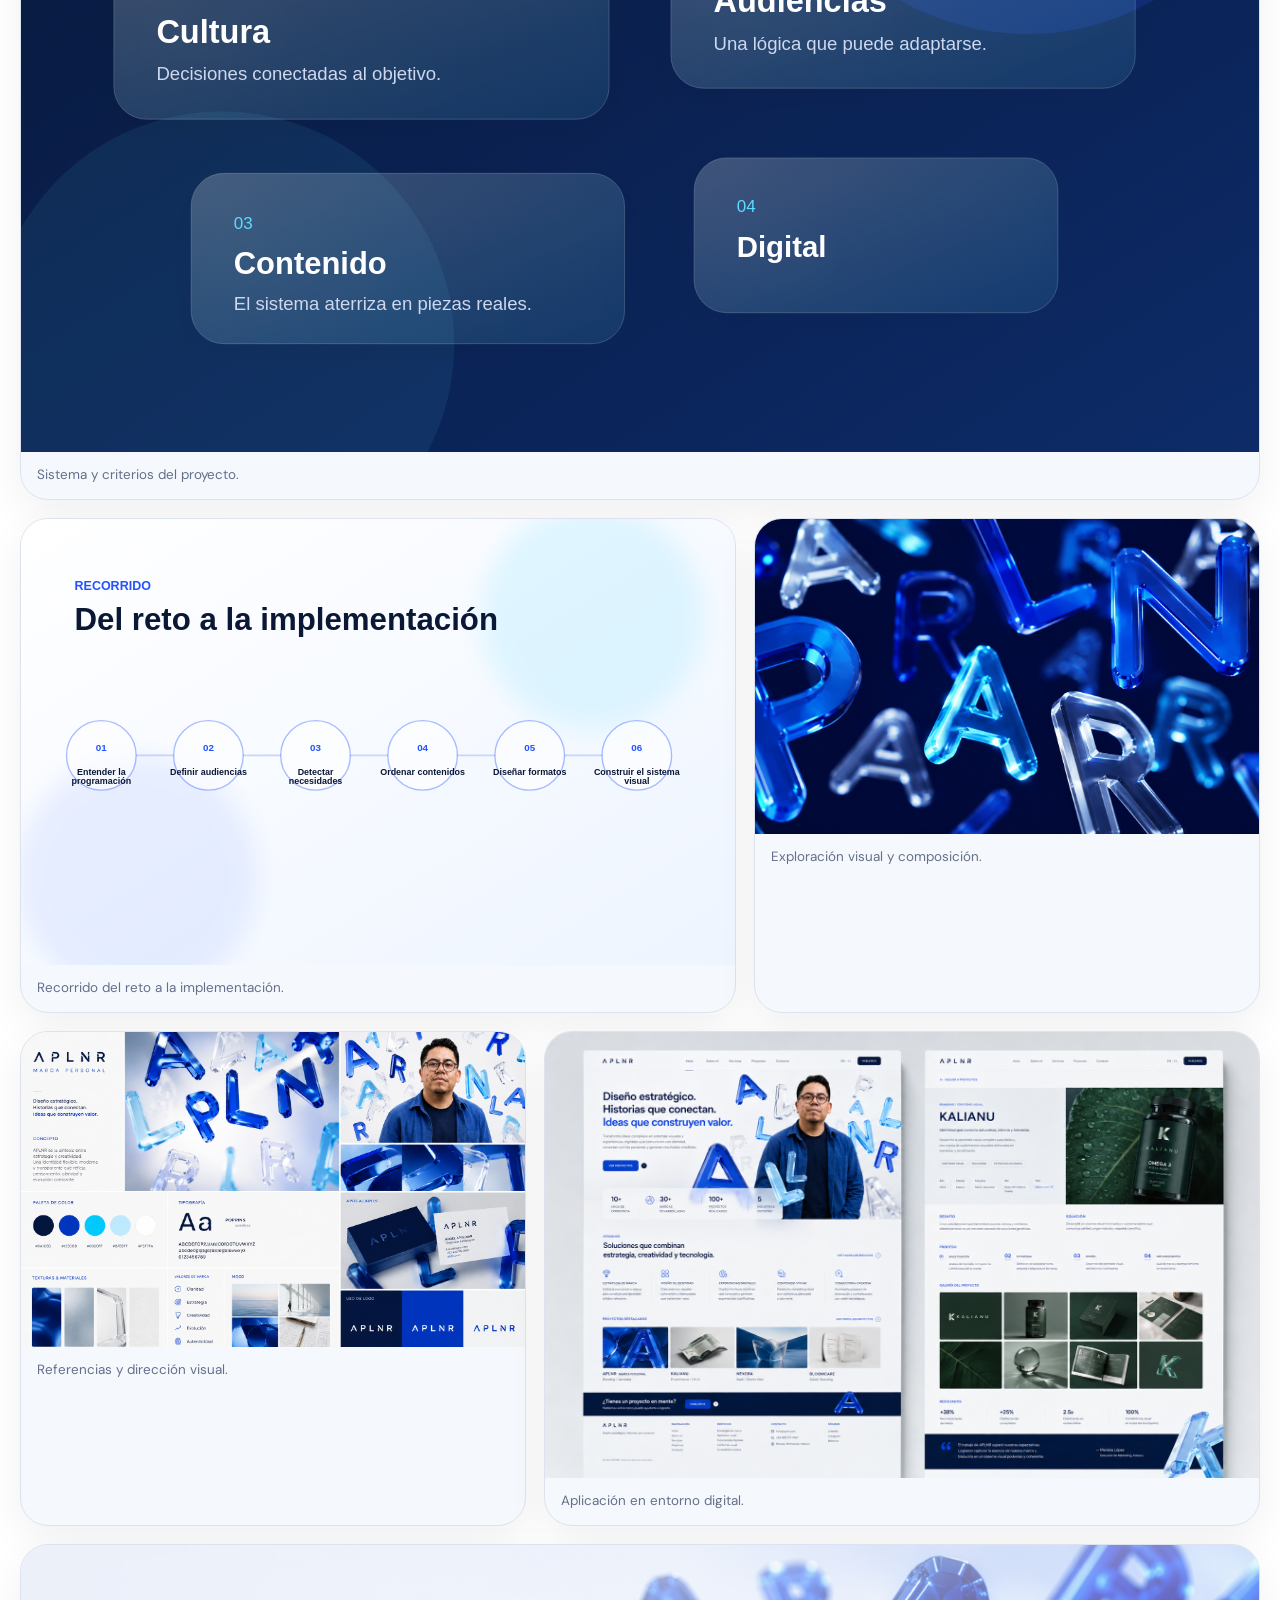
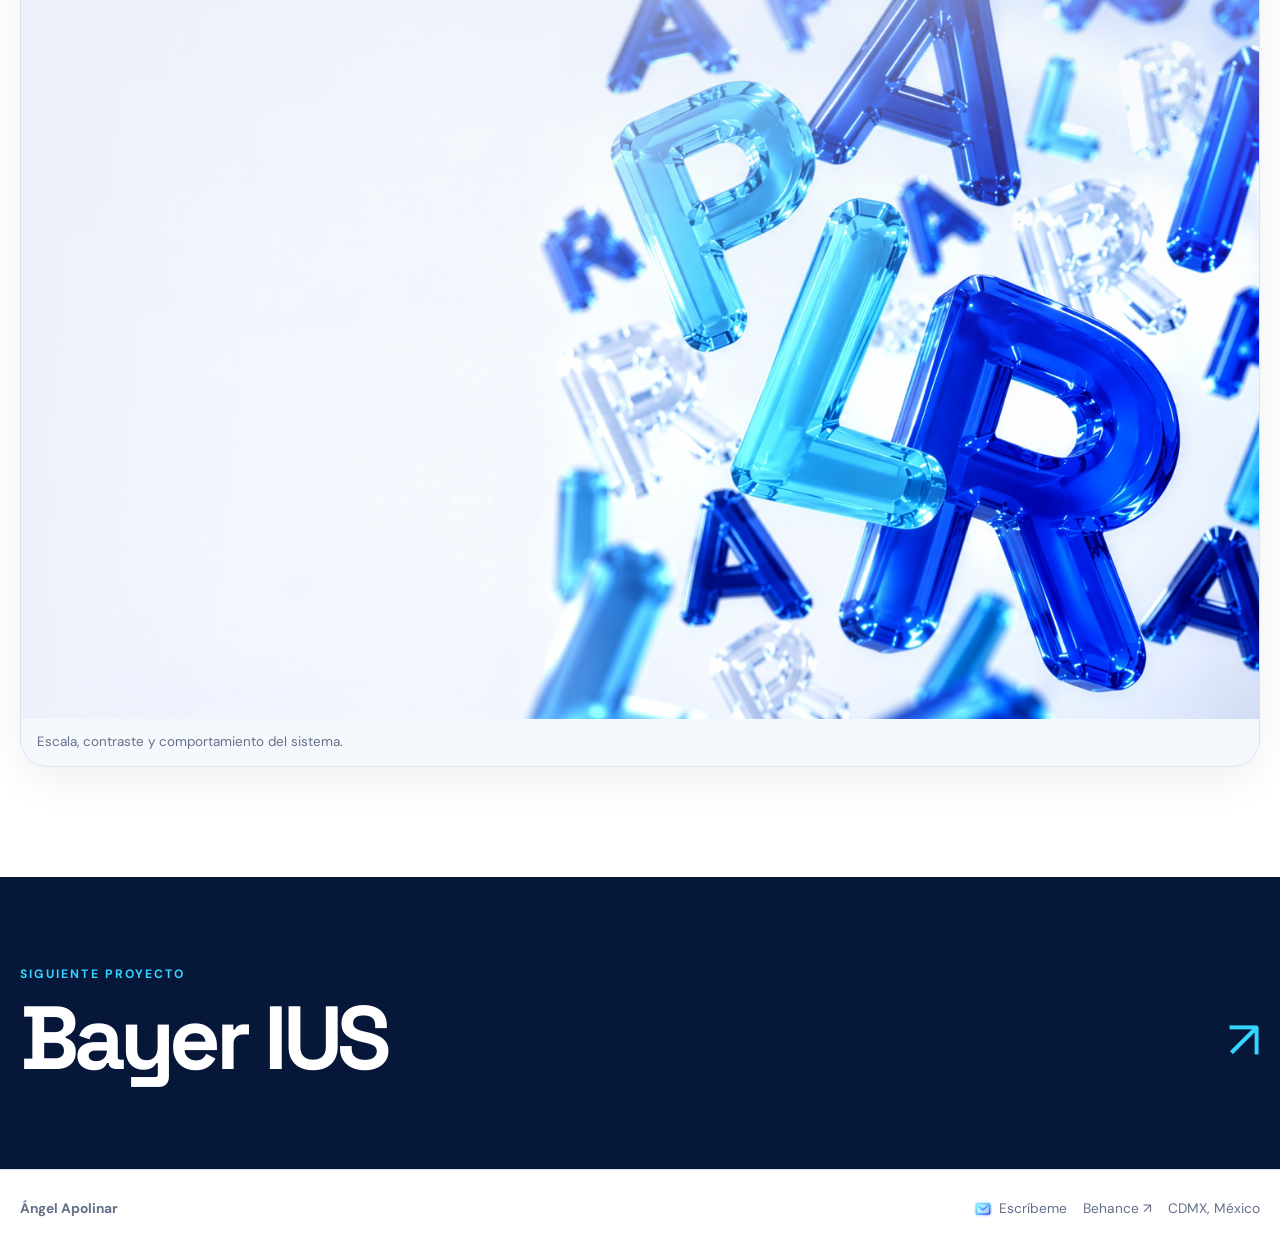
<file: proyecto-cinepolis.html>
<!doctype html><html lang="es"><head><meta charset="utf-8"><meta name="viewport" content="width=device-width,initial-scale=1"><meta name="description" content="Cinépolis Sala de Arte / +QueCine — proyecto de Ángel Apolinar."><title>Cinépolis Sala de Arte / +QueCine — Ángel Apolinar</title><link rel="stylesheet" href="styles.css"></head><body><header class="site-header"><div class="scroll-progress" aria-hidden="true"></div><div class="shell nav"><a class="wordmark" href="index.html">Ángel Apolinar</a><nav class="nav-links"><a href="index.html#proyectos">Proyectos</a><a href="index.html#valor">Valor</a><a href="index.html#perfil">Perfil</a><a class="nav-cta" href="mailto:angel.aplnr@gmail.com?subject=Proyecto%20/%20oportunidad%20%E2%80%94%20%5Bnombre%20del%20proyecto%5D&body=Hola%20%C3%81ngel%2C%0A%0ATe%20escribo%20porque%20%5Bempresa%20/%20proyecto%5D%20necesita%20%5Bnecesidad%20principal%5D.%0A%0ABuscamos%20%5Bresultado%20o%20alcance%5D%20y%20nos%20gustar%C3%ADa%20tenerlo%20listo%20para%20%5Bfecha%20/%20etapa%2C%20si%20aplica%5D.%0A%0A%C2%BFPodemos%20agendar%20una%20llamada%20breve%20para%20revisar%20el%20proyecto%20y%20siguientes%20pasos%3F%0A%0AGracias%2C%0A%5BNombre%5D%0A%5BEmpresa%20/%20rol%5D"><svg class="icon" aria-hidden="true"><use href="assets/crystal-icons.svg#i-mail"></use></svg><span>Escríbeme</span></a></nav><button class="menu-toggle" aria-label="Abrir menú" aria-expanded="false"><span></span><span></span></button></div></header><main>
<section class="case-hero"><div class="shell reveal"><a class="back" href="index.html#proyectos">← Volver a proyectos</a><div class="eyebrow">04 · Audiencias</div><h1 class="display case-title">Sala de Arte / +QueCine</h1><p class="case-headline">Conectar programación cultural con nuevas audiencias.</p><p class="case-deck">La oferta de Sala de Arte y +QueCine no se comunica igual que un estreno comercial. El trabajo fue ordenar audiencias, contenidos y formatos para hacerla más fácil de descubrir.</p></div></section>
<section class="case-cover"><div class="shell reveal delay-1"><div class="case-cover-box tilt-card"><img src="assets/case-cinepolis-cover.svg" alt="Cinépolis Sala de Arte / +QueCine"><div class="cover-label glass-card"><span>Cultura · Audiencias · Contenido · Digital</span><strong>Ángel Apolinar</strong></div></div></div></section>
<section class="case-question"><div class="shell question-grid"><div class="reveal"><div class="eyebrow">El reto</div><h2 class="display">¿Cómo conectar una oferta cultural con su audiencia?</h2></div><div class="question-copy reveal delay-1"><h3>Qué había que resolver</h3><p>Una estrategia de contenido capaz de explicar programación diversa y acercarla a públicos distintos.</p><h3>Mi participación</h3><p>Estrategia de contenidos, definición de audiencias, arquitectura de contenido, formatos digitales y sistema visual.</p></div></div></section>
<section class="case-structure"><div class="shell structure-grid"><div class="reveal"><div class="eyebrow">Cómo lo trabajé</div><h2 class="display">Del reto a la solución.</h2><p>La estructura se adaptó al proyecto para convertir información y decisiones en una solución implementable.</p></div><ol class="case-step-list reveal delay-1"><li><b>01</b><span>Contexto</span></li><li><b>02</b><span>Audiencia</span></li><li><b>03</b><span>Necesidades de comunicación</span></li><li><b>04</b><span>Arquitectura de contenido</span></li><li><b>05</b><span>Formatos</span></li><li><b>06</b><span>Sistema visual</span></li><li><b>07</b><span>Implementación</span></li><li><b>08</b><span>Evolución</span></li></ol></div></section>
<section class="case-story"><div class="shell"><div class="section-head reveal"><div><div class="eyebrow">Qué construimos</div><h2 class="display">Contenido para nuevas audiencias.</h2></div><p class="section-intro">La comunicación cambia cuando parte de lo que cada audiencia necesita para interesarse.</p></div><div class="story-grid"><article class="story-card glass-card reveal"><span>01</span><h3>Audiencias claras</h3><p>No todos llegan por el mismo motivo ni necesitan el mismo contexto.</p></article><article class="story-card glass-card reveal"><span>02</span><h3>Contenido con función</h3><p>Cada formato responde a una necesidad concreta.</p></article><article class="story-card glass-card reveal"><span>03</span><h3>Sistema adaptable</h3><p>La estructura permite trabajar títulos y ciclos muy distintos.</p></article></div></div></section>
<section class="visual-sequence"><div class="shell"><div class="section-head reveal"><div><div class="eyebrow">Desarrollo visual</div><h2 class="display">Así tomó forma.</h2></div><p class="section-intro">Una selección del sistema, el proceso y sus aplicaciones.</p></div><div class="visual-grid">
<figure class="visual-card large reveal"><img src="assets/case-cinepolis-system.svg" alt="Sistema de Cinépolis Sala de Arte / +QueCine"><figcaption>Sistema y criterios del proyecto.</figcaption></figure>
<figure class="visual-card reveal"><img src="assets/case-cinepolis-flow.svg" alt="Proceso de Cinépolis Sala de Arte / +QueCine"><figcaption>Recorrido del reto a la implementación.</figcaption></figure>
<figure class="visual-card reveal"><img src="assets/letters-close.png" alt="Exploración visual"><figcaption>Exploración visual y composición.</figcaption></figure>
<figure class="visual-card reveal"><img src="assets/moodboard.png" alt="Referencias visuales"><figcaption>Referencias y dirección visual.</figcaption></figure>
<figure class="visual-card reveal"><img src="assets/web-mockup.png" alt="Aplicación digital"><figcaption>Aplicación en entorno digital.</figcaption></figure>
<figure class="visual-card large reveal"><img src="assets/letters-wide.png" alt="Sistema visual"><figcaption>Escala, contraste y comportamiento del sistema.</figcaption></figure>
</div></div></section>
</main><section class="next-project"><div class="shell reveal"><div class="eyebrow">Siguiente proyecto</div><a href="proyecto-bayer.html"><h2 class="display">Bayer IUS</h2><span>↗</span></a></div></section><footer class="site-footer"><div class="shell footer-row"><strong>Ángel Apolinar</strong><div class="footer-links"><a href="mailto:angel.aplnr@gmail.com?subject=Proyecto%20/%20oportunidad%20%E2%80%94%20%5Bnombre%20del%20proyecto%5D&body=Hola%20%C3%81ngel%2C%0A%0ATe%20escribo%20porque%20%5Bempresa%20/%20proyecto%5D%20necesita%20%5Bnecesidad%20principal%5D.%0A%0ABuscamos%20%5Bresultado%20o%20alcance%5D%20y%20nos%20gustar%C3%ADa%20tenerlo%20listo%20para%20%5Bfecha%20/%20etapa%2C%20si%20aplica%5D.%0A%0A%C2%BFPodemos%20agendar%20una%20llamada%20breve%20para%20revisar%20el%20proyecto%20y%20siguientes%20pasos%3F%0A%0AGracias%2C%0A%5BNombre%5D%0A%5BEmpresa%20/%20rol%5D"><svg class="icon" aria-hidden="true"><use href="assets/crystal-icons.svg#i-mail"></use></svg> Escríbeme</a><a href="https://behance.net/apolinar" target="_blank" rel="noreferrer">Behance ↗</a><span>CDMX, México</span></div></div></footer><script src="site.js"></script></body></html>
</file>
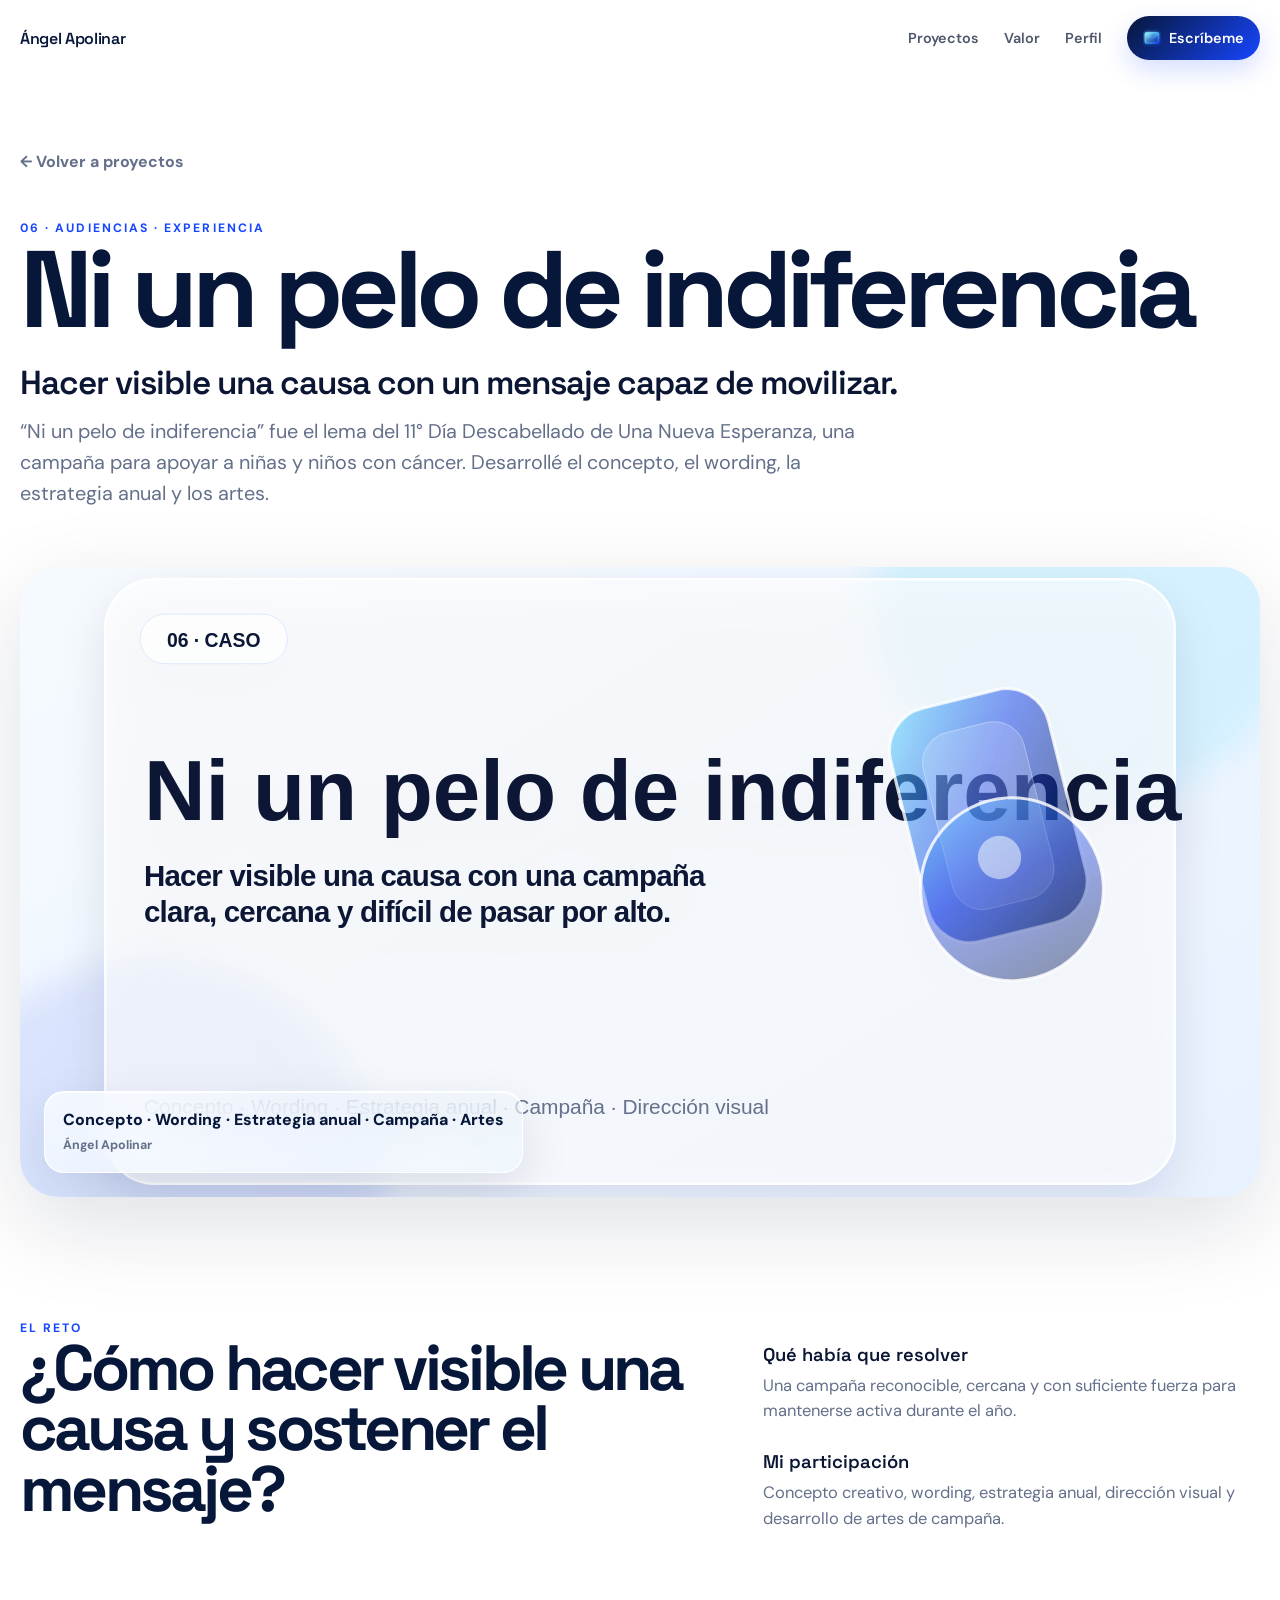
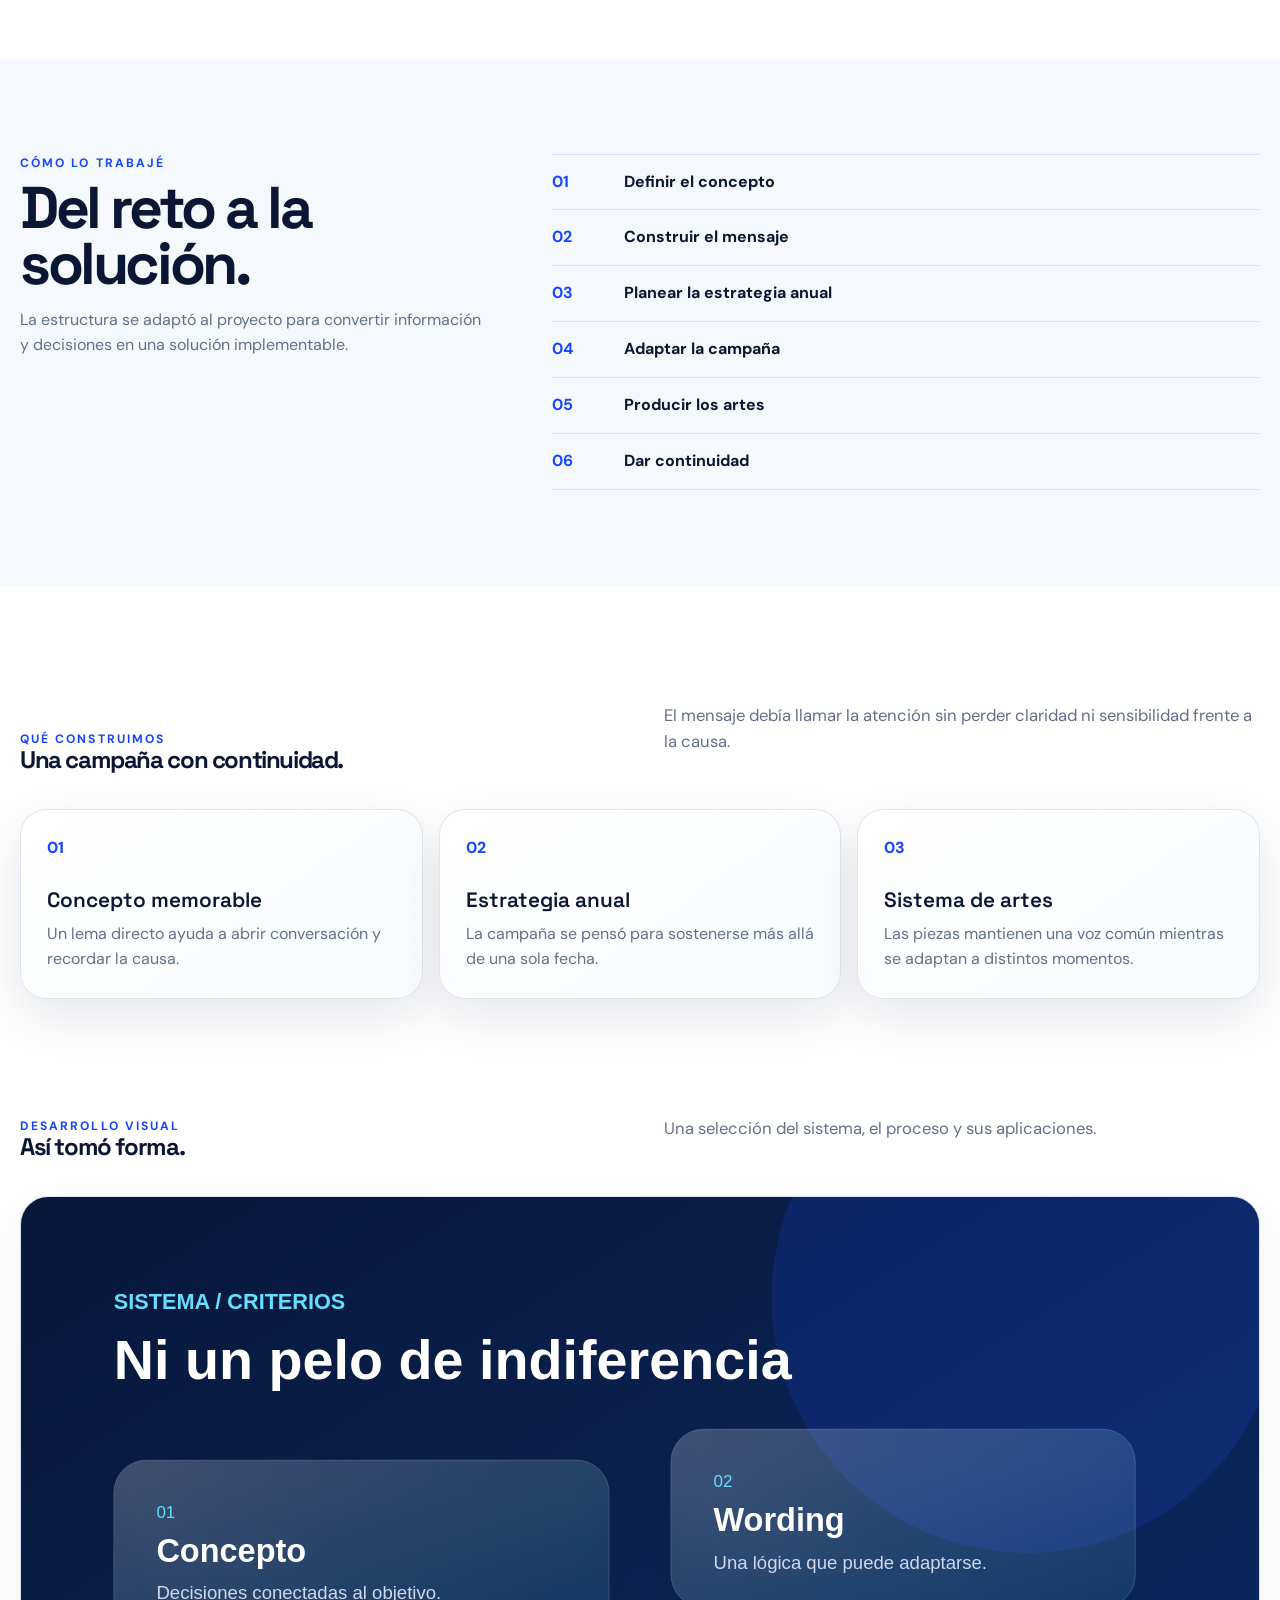
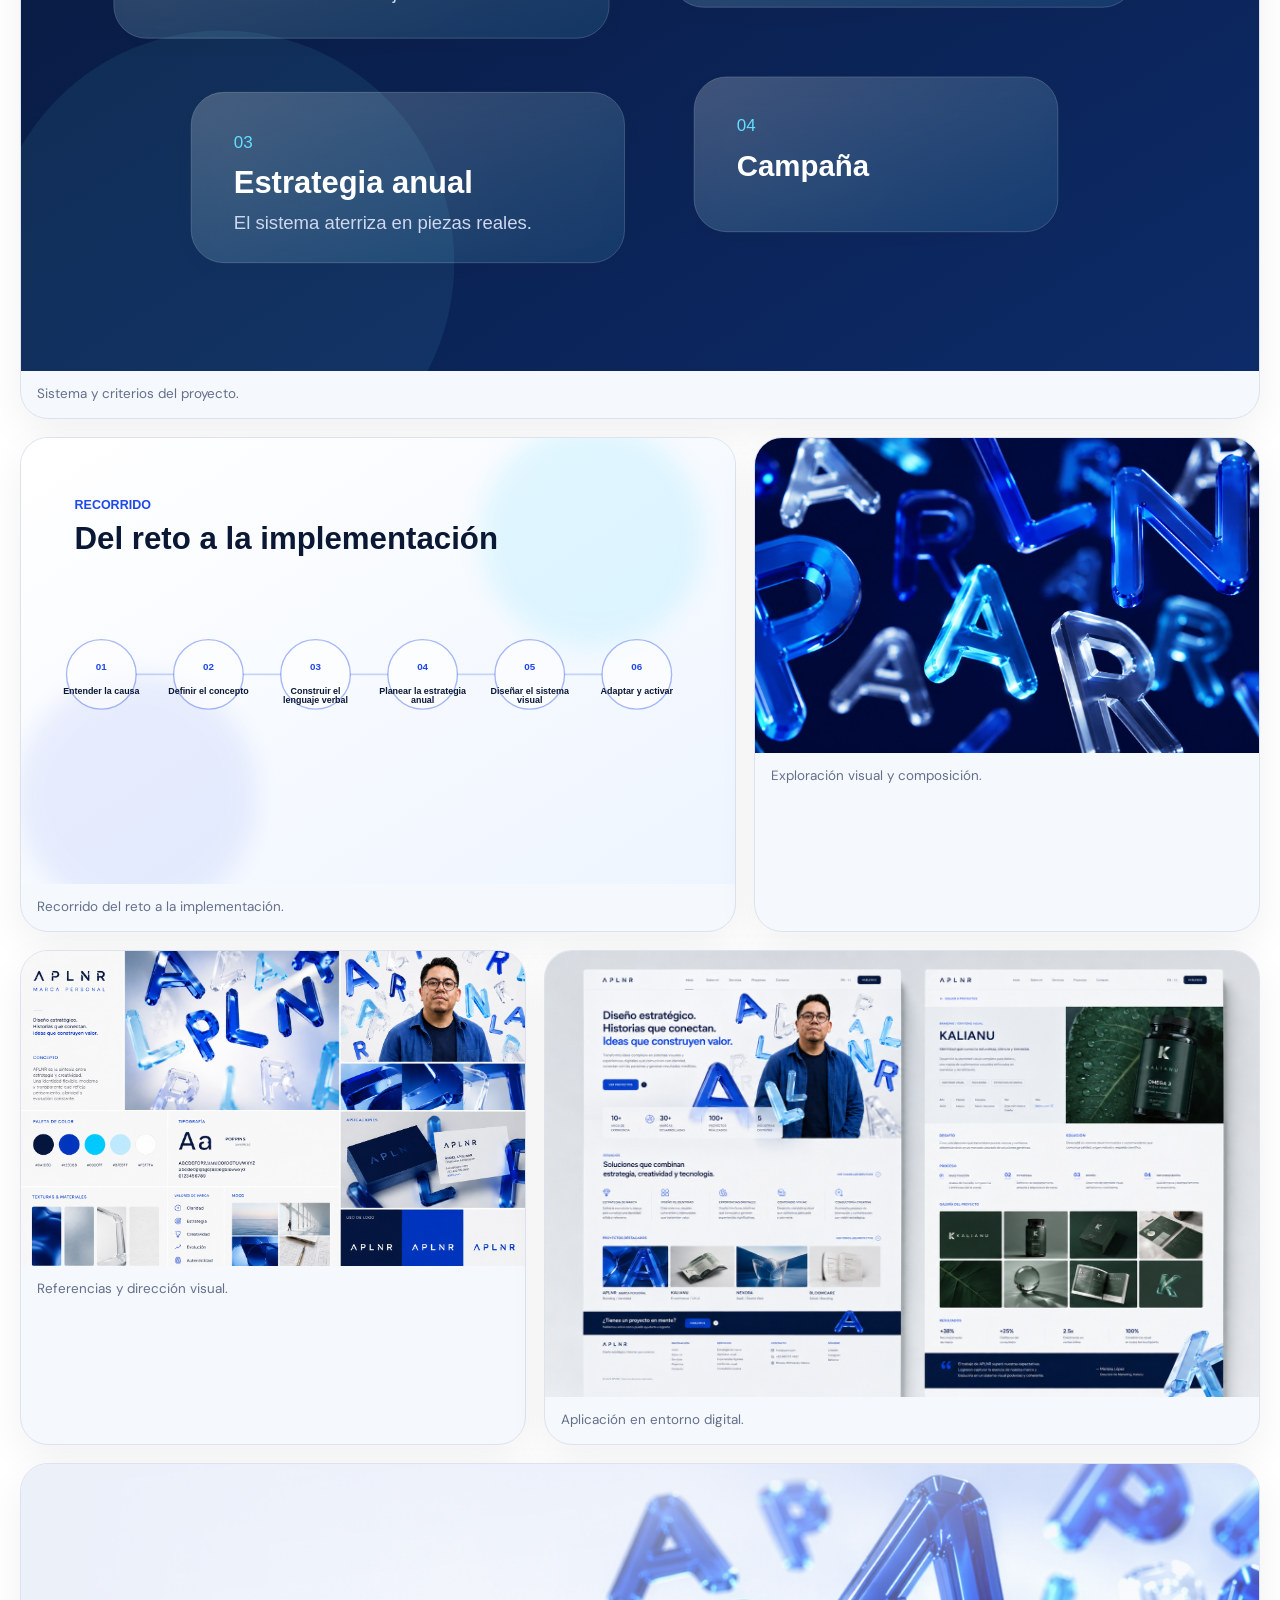
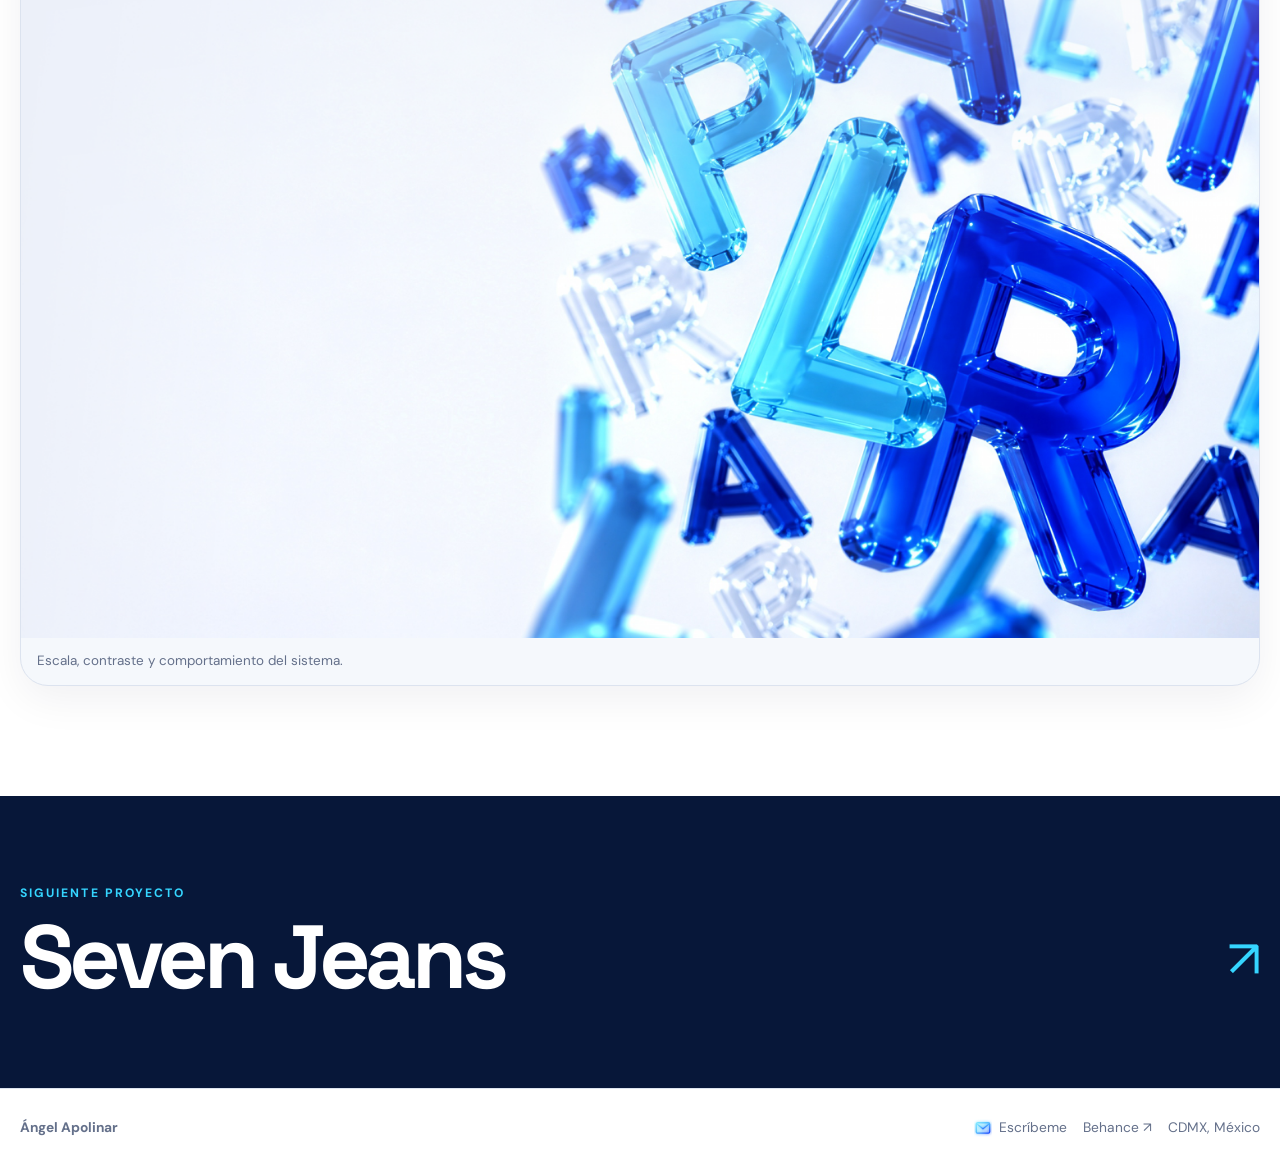
<file: proyecto-descabellado.html>
<!doctype html><html lang="es"><head><meta charset="utf-8"><meta name="viewport" content="width=device-width,initial-scale=1"><meta name="description" content="Ni un pelo de indiferencia — proyecto de Ángel Apolinar."><title>Ni un pelo de indiferencia — Ángel Apolinar</title><link rel="stylesheet" href="styles.css"></head><body><header class="site-header"><div class="scroll-progress" aria-hidden="true"></div><div class="shell nav"><a class="wordmark" href="index.html">Ángel Apolinar</a><nav class="nav-links"><a href="index.html#proyectos">Proyectos</a><a href="index.html#valor">Valor</a><a href="index.html#perfil">Perfil</a><a class="nav-cta" href="mailto:angel.aplnr@gmail.com?subject=Proyecto%20/%20oportunidad%20%E2%80%94%20%5Bnombre%20del%20proyecto%5D&body=Hola%20%C3%81ngel%2C%0A%0ATe%20escribo%20porque%20%5Bempresa%20/%20proyecto%5D%20necesita%20%5Bnecesidad%20principal%5D.%0A%0ABuscamos%20%5Bresultado%20o%20alcance%5D%20y%20nos%20gustar%C3%ADa%20tenerlo%20listo%20para%20%5Bfecha%20/%20etapa%2C%20si%20aplica%5D.%0A%0A%C2%BFPodemos%20agendar%20una%20llamada%20breve%20para%20revisar%20el%20proyecto%20y%20siguientes%20pasos%3F%0A%0AGracias%2C%0A%5BNombre%5D%0A%5BEmpresa%20/%20rol%5D"><svg class="icon" aria-hidden="true"><use href="assets/crystal-icons.svg#i-mail"></use></svg><span>Escríbeme</span></a></nav><button class="menu-toggle" aria-label="Abrir menú" aria-expanded="false"><span></span><span></span></button></div></header><main>
<section class="case-hero"><div class="shell reveal"><a class="back" href="index.html#proyectos">← Volver a proyectos</a><div class="eyebrow">06 · Audiencias · Experiencia</div><h1 class="display case-title">Ni un pelo de indiferencia</h1><p class="case-headline">Hacer visible una causa con un mensaje capaz de movilizar.</p><p class="case-deck">“Ni un pelo de indiferencia” fue el lema del 11° Día Descabellado de Una Nueva Esperanza, una campaña para apoyar a niñas y niños con cáncer. Desarrollé el concepto, el wording, la estrategia anual y los artes.</p></div></section>
<section class="case-cover"><div class="shell reveal delay-1"><div class="case-cover-box tilt-card"><img src="assets/case-descabellado-cover.svg" alt="Ni un pelo de indiferencia"><div class="cover-label glass-card"><span>Concepto · Wording · Estrategia anual · Campaña · Artes</span><strong>Ángel Apolinar</strong></div></div></div></section>
<section class="case-question"><div class="shell question-grid"><div class="reveal"><div class="eyebrow">El reto</div><h2 class="display">¿Cómo hacer visible una causa y sostener el mensaje?</h2></div><div class="question-copy reveal delay-1"><h3>Qué había que resolver</h3><p>Una campaña reconocible, cercana y con suficiente fuerza para mantenerse activa durante el año.</p><h3>Mi participación</h3><p>Concepto creativo, wording, estrategia anual, dirección visual y desarrollo de artes de campaña.</p></div></div></section>
<section class="case-structure"><div class="shell structure-grid"><div class="reveal"><div class="eyebrow">Cómo lo trabajé</div><h2 class="display">Del reto a la solución.</h2><p>La estructura se adaptó al proyecto para convertir información y decisiones en una solución implementable.</p></div><ol class="case-step-list reveal delay-1"><li><b>01</b><span>Definir el concepto</span></li><li><b>02</b><span>Construir el mensaje</span></li><li><b>03</b><span>Planear la estrategia anual</span></li><li><b>04</b><span>Adaptar la campaña</span></li><li><b>05</b><span>Producir los artes</span></li><li><b>06</b><span>Dar continuidad</span></li></ol></div></section>
<section class="case-story"><div class="shell"><div class="section-head reveal"><div><div class="eyebrow">Qué construimos</div><h2 class="display">Una campaña con continuidad.</h2></div><p class="section-intro">El mensaje debía llamar la atención sin perder claridad ni sensibilidad frente a la causa.</p></div><div class="story-grid"><article class="story-card glass-card reveal"><span>01</span><h3>Concepto memorable</h3><p>Un lema directo ayuda a abrir conversación y recordar la causa.</p></article><article class="story-card glass-card reveal"><span>02</span><h3>Estrategia anual</h3><p>La campaña se pensó para sostenerse más allá de una sola fecha.</p></article><article class="story-card glass-card reveal"><span>03</span><h3>Sistema de artes</h3><p>Las piezas mantienen una voz común mientras se adaptan a distintos momentos.</p></article></div></div></section>
<section class="visual-sequence"><div class="shell"><div class="section-head reveal"><div><div class="eyebrow">Desarrollo visual</div><h2 class="display">Así tomó forma.</h2></div><p class="section-intro">Una selección del sistema, el proceso y sus aplicaciones.</p></div><div class="visual-grid">
<figure class="visual-card large reveal"><img src="assets/case-descabellado-system.svg" alt="Sistema de Ni un pelo de indiferencia"><figcaption>Sistema y criterios del proyecto.</figcaption></figure>
<figure class="visual-card reveal"><img src="assets/case-descabellado-flow.svg" alt="Proceso de Ni un pelo de indiferencia"><figcaption>Recorrido del reto a la implementación.</figcaption></figure>
<figure class="visual-card reveal"><img src="assets/letters-close.png" alt="Exploración visual"><figcaption>Exploración visual y composición.</figcaption></figure>
<figure class="visual-card reveal"><img src="assets/moodboard.png" alt="Referencias visuales"><figcaption>Referencias y dirección visual.</figcaption></figure>
<figure class="visual-card reveal"><img src="assets/web-mockup.png" alt="Aplicación digital"><figcaption>Aplicación en entorno digital.</figcaption></figure>
<figure class="visual-card large reveal"><img src="assets/letters-wide.png" alt="Sistema visual"><figcaption>Escala, contraste y comportamiento del sistema.</figcaption></figure>
</div></div></section>
</main><section class="next-project"><div class="shell reveal"><div class="eyebrow">Siguiente proyecto</div><a href="proyecto-seven.html"><h2 class="display">Seven Jeans</h2><span>↗</span></a></div></section><footer class="site-footer"><div class="shell footer-row"><strong>Ángel Apolinar</strong><div class="footer-links"><a href="mailto:angel.aplnr@gmail.com?subject=Proyecto%20/%20oportunidad%20%E2%80%94%20%5Bnombre%20del%20proyecto%5D&body=Hola%20%C3%81ngel%2C%0A%0ATe%20escribo%20porque%20%5Bempresa%20/%20proyecto%5D%20necesita%20%5Bnecesidad%20principal%5D.%0A%0ABuscamos%20%5Bresultado%20o%20alcance%5D%20y%20nos%20gustar%C3%ADa%20tenerlo%20listo%20para%20%5Bfecha%20/%20etapa%2C%20si%20aplica%5D.%0A%0A%C2%BFPodemos%20agendar%20una%20llamada%20breve%20para%20revisar%20el%20proyecto%20y%20siguientes%20pasos%3F%0A%0AGracias%2C%0A%5BNombre%5D%0A%5BEmpresa%20/%20rol%5D"><svg class="icon" aria-hidden="true"><use href="assets/crystal-icons.svg#i-mail"></use></svg> Escríbeme</a><a href="https://behance.net/apolinar" target="_blank" rel="noreferrer">Behance ↗</a><span>CDMX, México</span></div></div></footer><script src="site.js"></script></body></html>
</file>
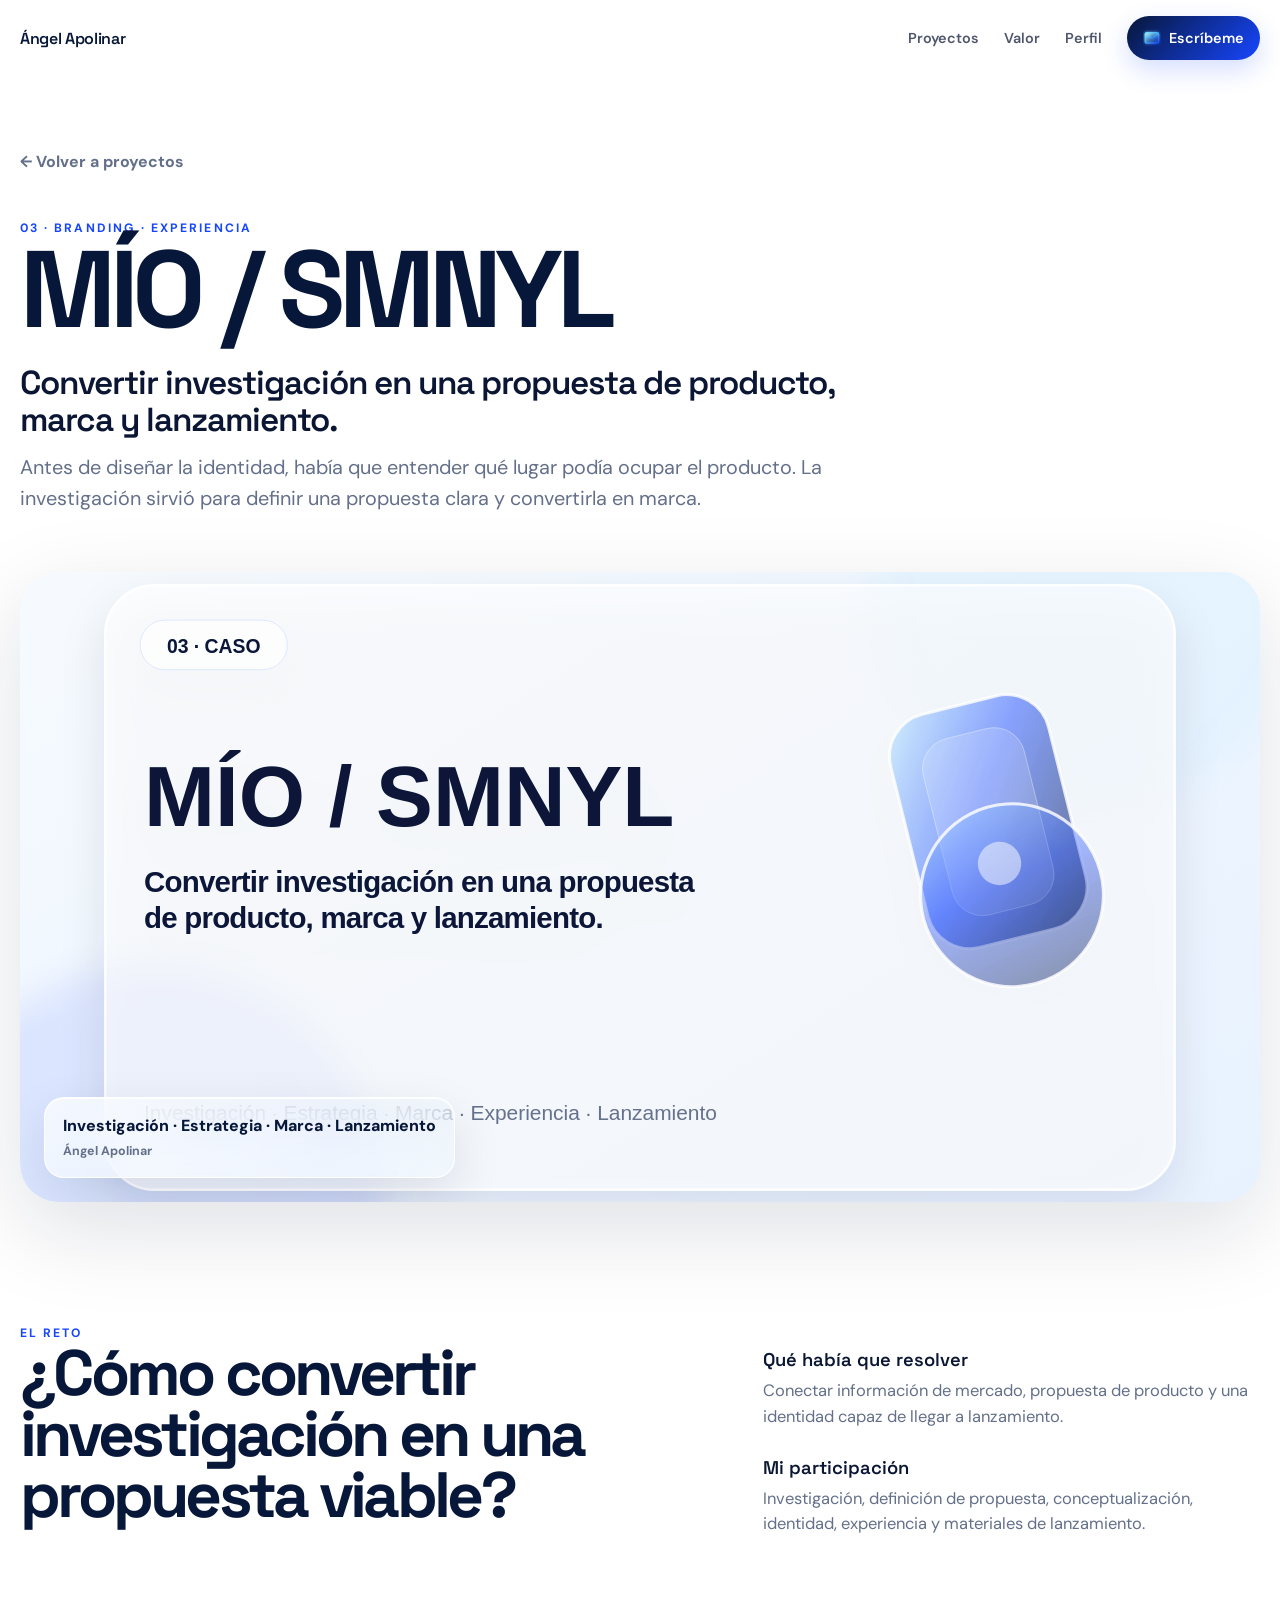
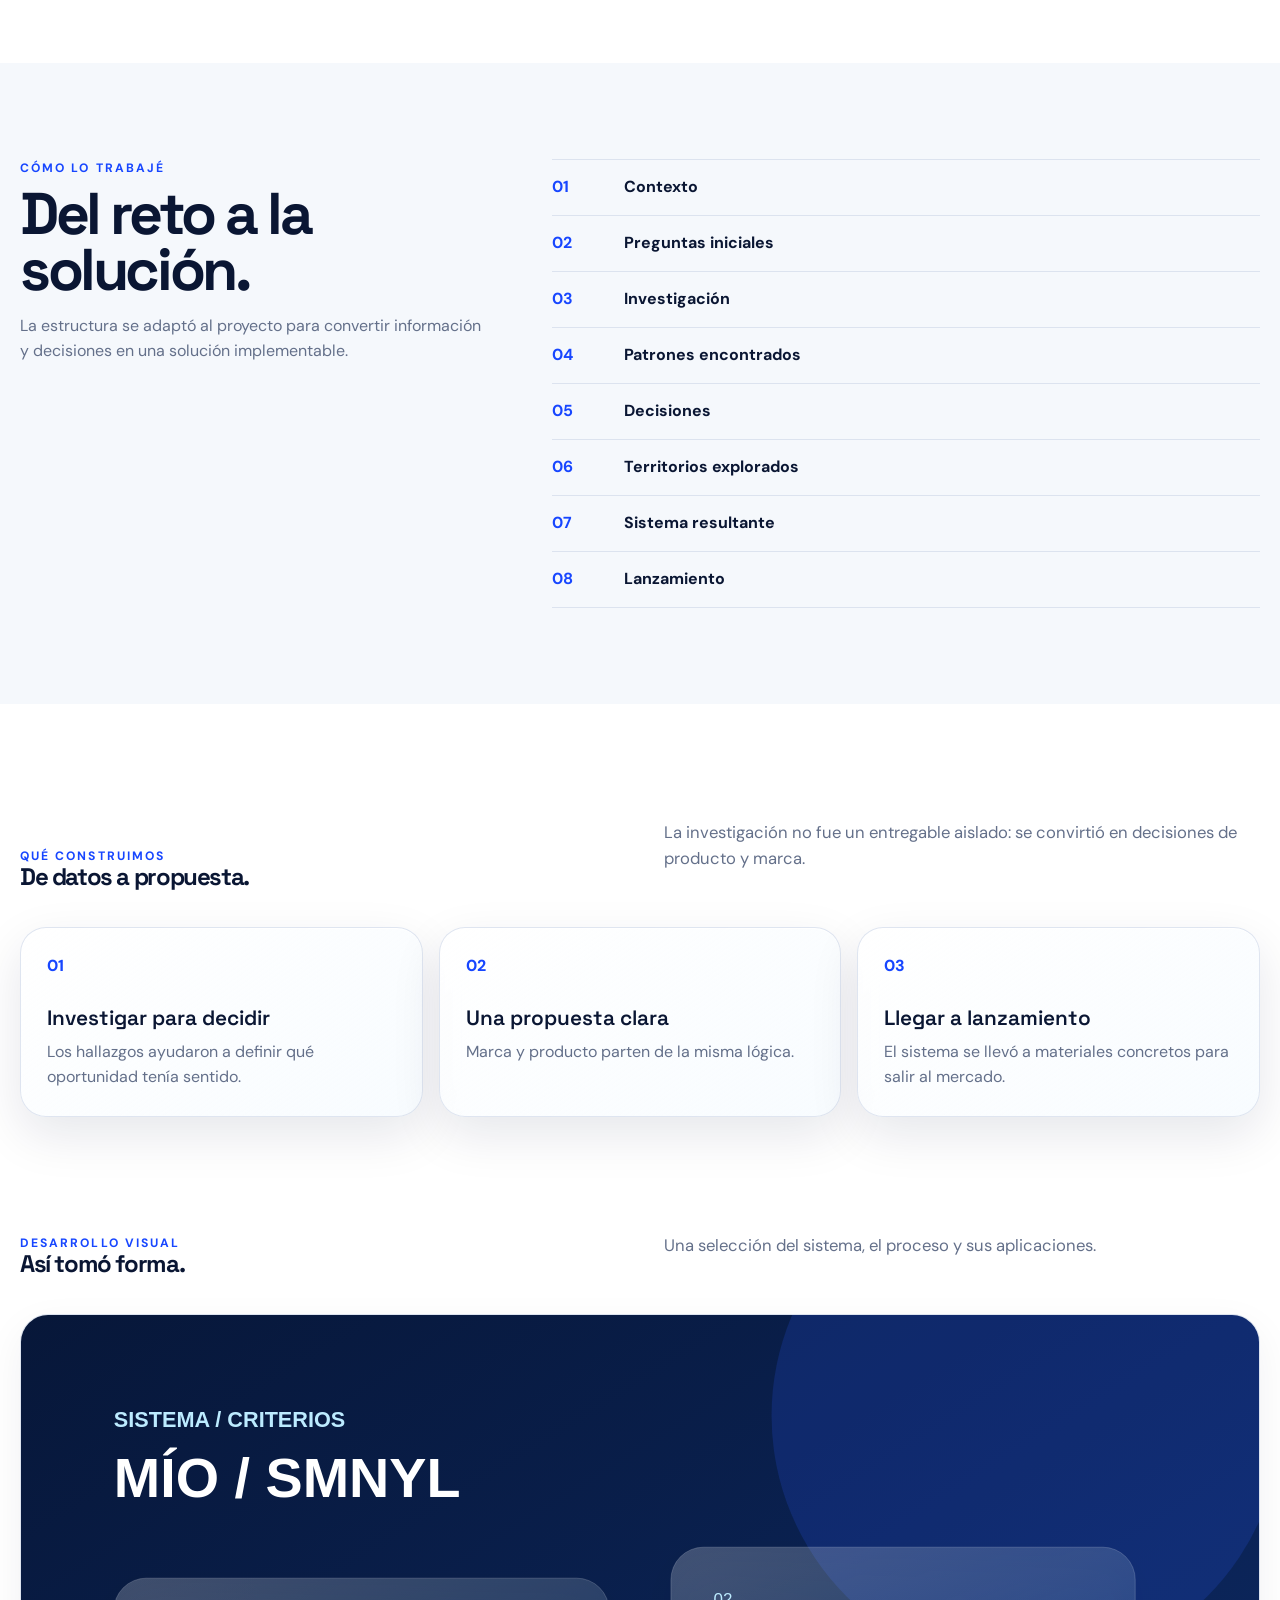
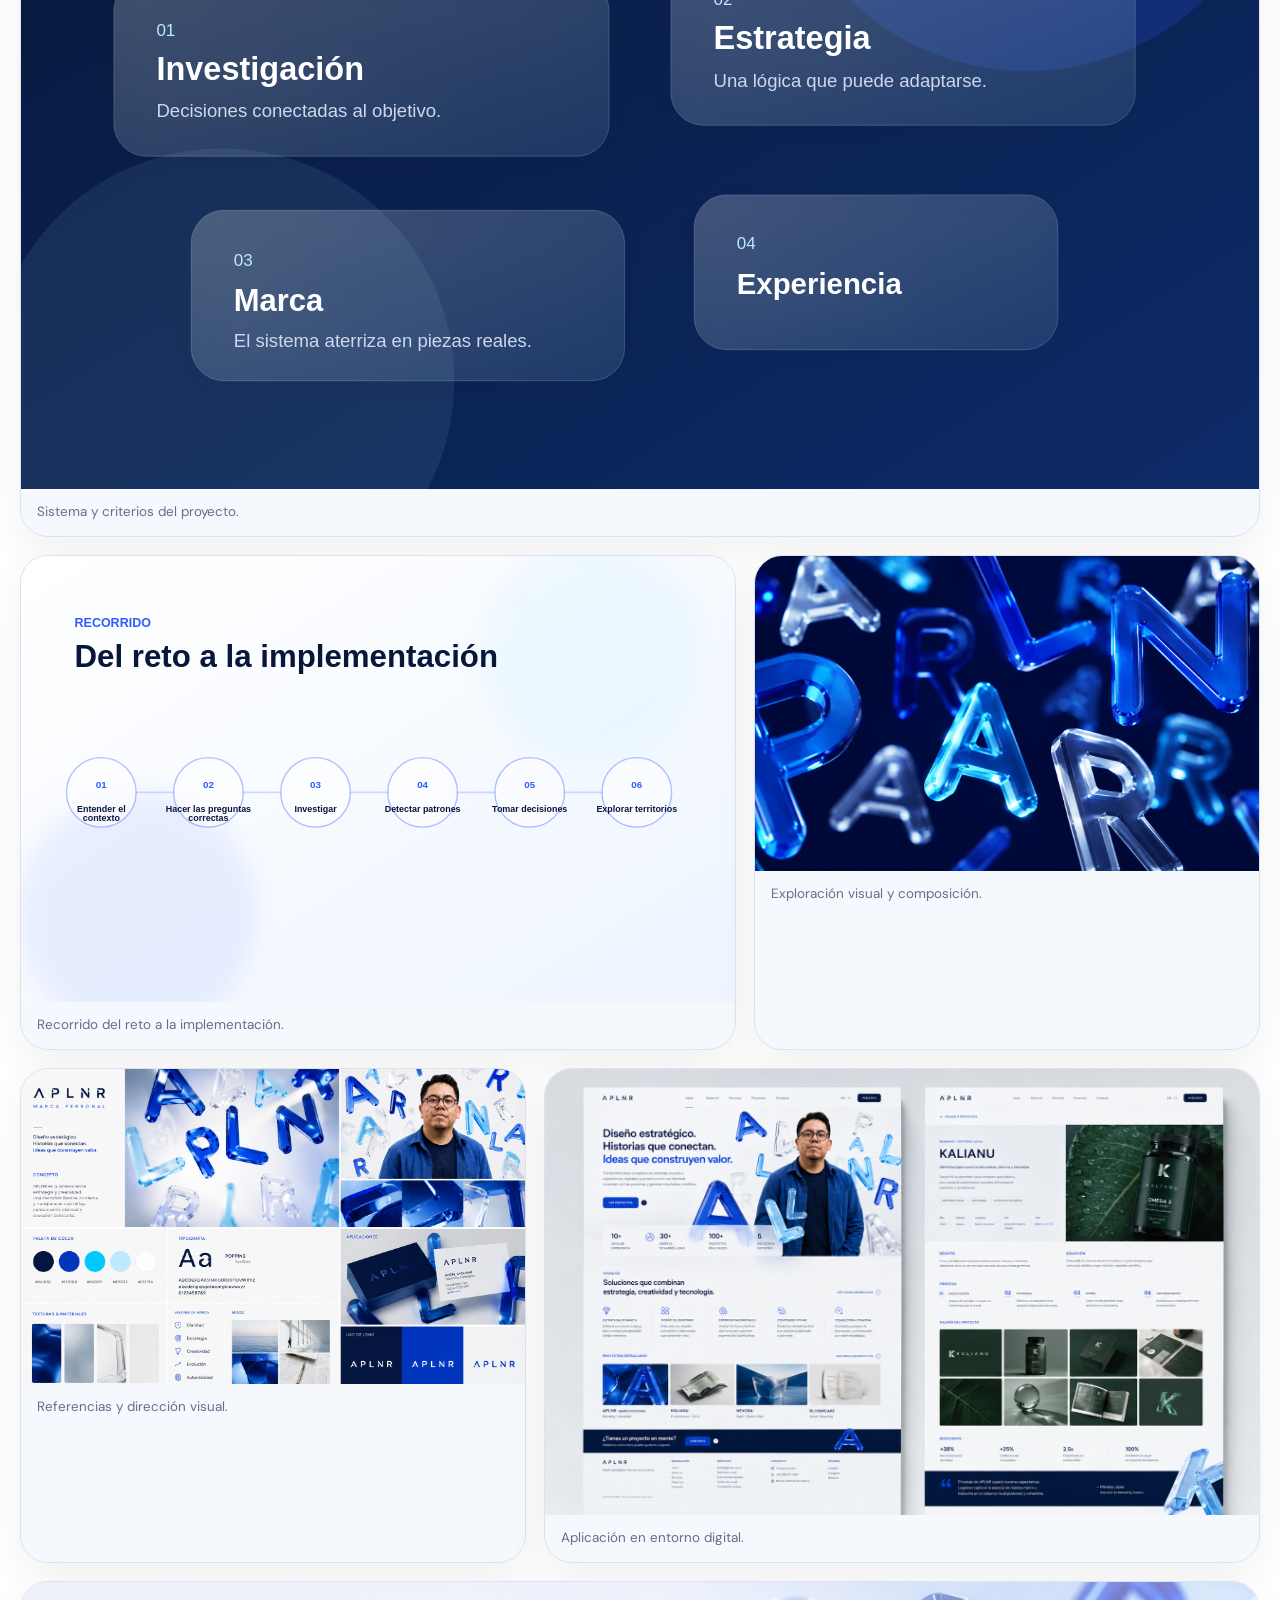
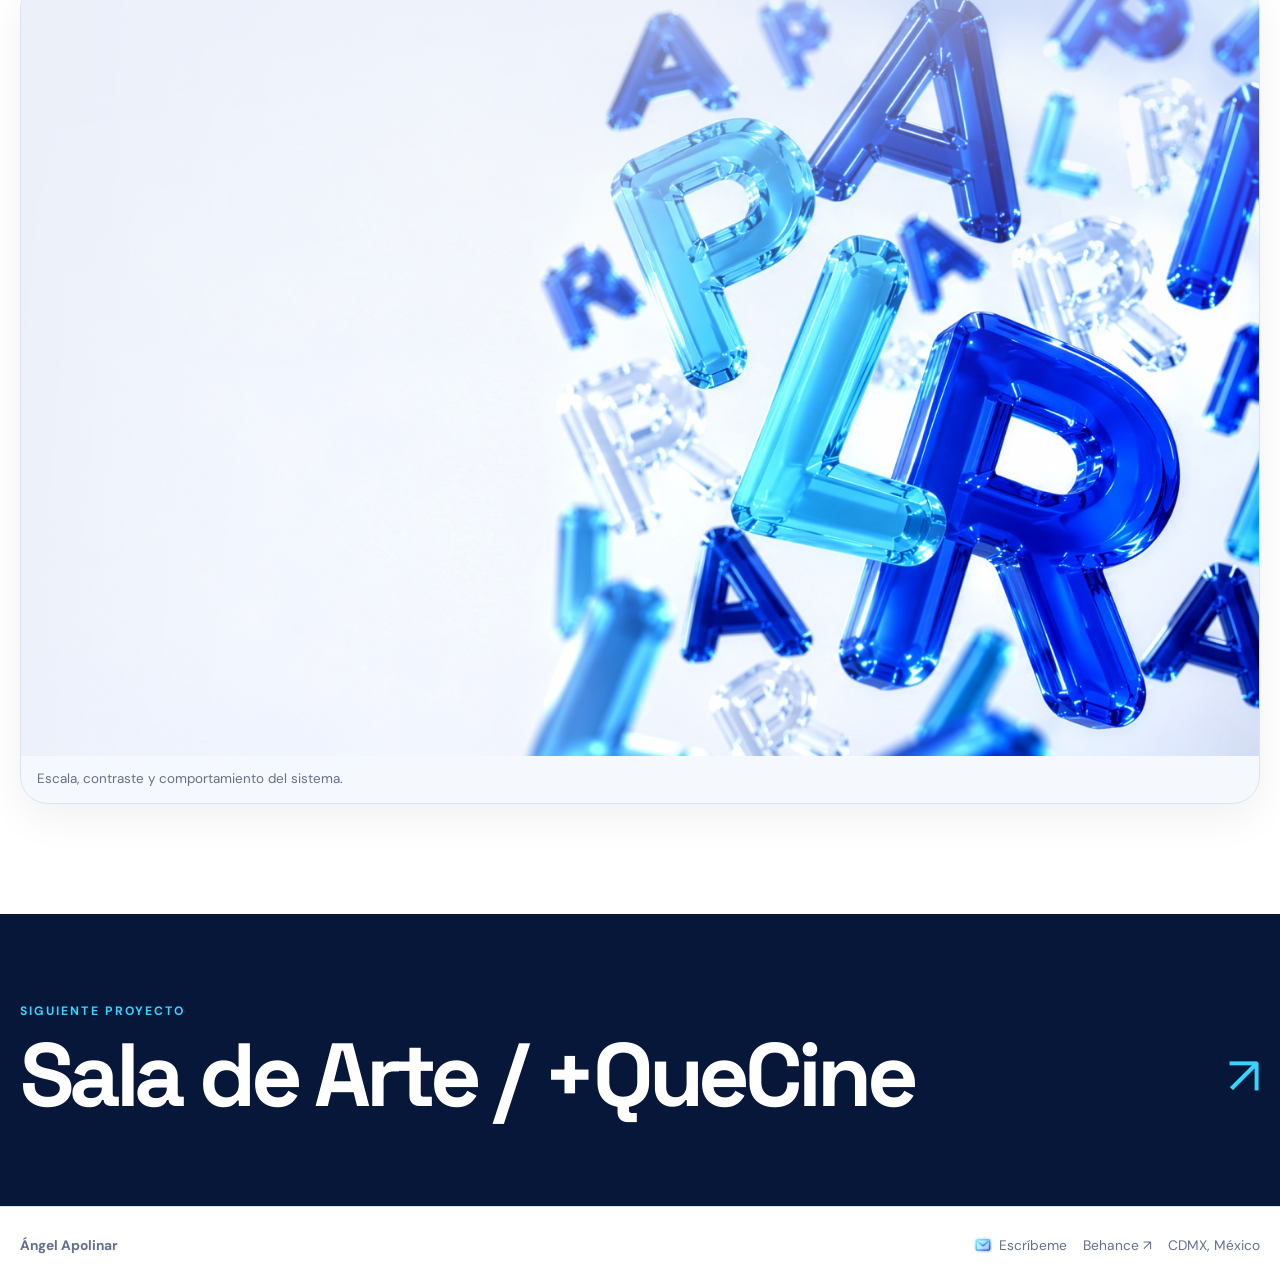
<file: proyecto-mio.html>
<!doctype html><html lang="es"><head><meta charset="utf-8"><meta name="viewport" content="width=device-width,initial-scale=1"><meta name="description" content="MÍO / SMNYL — proyecto de Ángel Apolinar."><title>MÍO / SMNYL — Ángel Apolinar</title><link rel="stylesheet" href="styles.css"></head><body><header class="site-header"><div class="scroll-progress" aria-hidden="true"></div><div class="shell nav"><a class="wordmark" href="index.html">Ángel Apolinar</a><nav class="nav-links"><a href="index.html#proyectos">Proyectos</a><a href="index.html#valor">Valor</a><a href="index.html#perfil">Perfil</a><a class="nav-cta" href="mailto:angel.aplnr@gmail.com?subject=Proyecto%20/%20oportunidad%20%E2%80%94%20%5Bnombre%20del%20proyecto%5D&body=Hola%20%C3%81ngel%2C%0A%0ATe%20escribo%20porque%20%5Bempresa%20/%20proyecto%5D%20necesita%20%5Bnecesidad%20principal%5D.%0A%0ABuscamos%20%5Bresultado%20o%20alcance%5D%20y%20nos%20gustar%C3%ADa%20tenerlo%20listo%20para%20%5Bfecha%20/%20etapa%2C%20si%20aplica%5D.%0A%0A%C2%BFPodemos%20agendar%20una%20llamada%20breve%20para%20revisar%20el%20proyecto%20y%20siguientes%20pasos%3F%0A%0AGracias%2C%0A%5BNombre%5D%0A%5BEmpresa%20/%20rol%5D"><svg class="icon" aria-hidden="true"><use href="assets/crystal-icons.svg#i-mail"></use></svg><span>Escríbeme</span></a></nav><button class="menu-toggle" aria-label="Abrir menú" aria-expanded="false"><span></span><span></span></button></div></header><main>
<section class="case-hero"><div class="shell reveal"><a class="back" href="index.html#proyectos">← Volver a proyectos</a><div class="eyebrow">03 · Branding · Experiencia</div><h1 class="display case-title">MÍO / SMNYL</h1><p class="case-headline">Convertir investigación en una propuesta de producto, marca y lanzamiento.</p><p class="case-deck">Antes de diseñar la identidad, había que entender qué lugar podía ocupar el producto. La investigación sirvió para definir una propuesta clara y convertirla en marca.</p></div></section>
<section class="case-cover"><div class="shell reveal delay-1"><div class="case-cover-box tilt-card"><img src="assets/case-mio-cover.svg" alt="MÍO / SMNYL"><div class="cover-label glass-card"><span>Investigación · Estrategia · Marca · Lanzamiento</span><strong>Ángel Apolinar</strong></div></div></div></section>
<section class="case-question"><div class="shell question-grid"><div class="reveal"><div class="eyebrow">El reto</div><h2 class="display">¿Cómo convertir investigación en una propuesta viable?</h2></div><div class="question-copy reveal delay-1"><h3>Qué había que resolver</h3><p>Conectar información de mercado, propuesta de producto y una identidad capaz de llegar a lanzamiento.</p><h3>Mi participación</h3><p>Investigación, definición de propuesta, conceptualización, identidad, experiencia y materiales de lanzamiento.</p></div></div></section>
<section class="case-structure"><div class="shell structure-grid"><div class="reveal"><div class="eyebrow">Cómo lo trabajé</div><h2 class="display">Del reto a la solución.</h2><p>La estructura se adaptó al proyecto para convertir información y decisiones en una solución implementable.</p></div><ol class="case-step-list reveal delay-1"><li><b>01</b><span>Contexto</span></li><li><b>02</b><span>Preguntas iniciales</span></li><li><b>03</b><span>Investigación</span></li><li><b>04</b><span>Patrones encontrados</span></li><li><b>05</b><span>Decisiones</span></li><li><b>06</b><span>Territorios explorados</span></li><li><b>07</b><span>Sistema resultante</span></li><li><b>08</b><span>Lanzamiento</span></li></ol></div></section>
<section class="case-story"><div class="shell"><div class="section-head reveal"><div><div class="eyebrow">Qué construimos</div><h2 class="display">De datos a propuesta.</h2></div><p class="section-intro">La investigación no fue un entregable aislado: se convirtió en decisiones de producto y marca.</p></div><div class="story-grid"><article class="story-card glass-card reveal"><span>01</span><h3>Investigar para decidir</h3><p>Los hallazgos ayudaron a definir qué oportunidad tenía sentido.</p></article><article class="story-card glass-card reveal"><span>02</span><h3>Una propuesta clara</h3><p>Marca y producto parten de la misma lógica.</p></article><article class="story-card glass-card reveal"><span>03</span><h3>Llegar a lanzamiento</h3><p>El sistema se llevó a materiales concretos para salir al mercado.</p></article></div></div></section>
<section class="visual-sequence"><div class="shell"><div class="section-head reveal"><div><div class="eyebrow">Desarrollo visual</div><h2 class="display">Así tomó forma.</h2></div><p class="section-intro">Una selección del sistema, el proceso y sus aplicaciones.</p></div><div class="visual-grid">
<figure class="visual-card large reveal"><img src="assets/case-mio-system.svg" alt="Sistema de MÍO / SMNYL"><figcaption>Sistema y criterios del proyecto.</figcaption></figure>
<figure class="visual-card reveal"><img src="assets/case-mio-flow.svg" alt="Proceso de MÍO / SMNYL"><figcaption>Recorrido del reto a la implementación.</figcaption></figure>
<figure class="visual-card reveal"><img src="assets/letters-close.png" alt="Exploración visual"><figcaption>Exploración visual y composición.</figcaption></figure>
<figure class="visual-card reveal"><img src="assets/moodboard.png" alt="Referencias visuales"><figcaption>Referencias y dirección visual.</figcaption></figure>
<figure class="visual-card reveal"><img src="assets/web-mockup.png" alt="Aplicación digital"><figcaption>Aplicación en entorno digital.</figcaption></figure>
<figure class="visual-card large reveal"><img src="assets/letters-wide.png" alt="Sistema visual"><figcaption>Escala, contraste y comportamiento del sistema.</figcaption></figure>
</div></div></section>
</main><section class="next-project"><div class="shell reveal"><div class="eyebrow">Siguiente proyecto</div><a href="proyecto-cinepolis.html"><h2 class="display">Sala de Arte / +QueCine</h2><span>↗</span></a></div></section><footer class="site-footer"><div class="shell footer-row"><strong>Ángel Apolinar</strong><div class="footer-links"><a href="mailto:angel.aplnr@gmail.com?subject=Proyecto%20/%20oportunidad%20%E2%80%94%20%5Bnombre%20del%20proyecto%5D&body=Hola%20%C3%81ngel%2C%0A%0ATe%20escribo%20porque%20%5Bempresa%20/%20proyecto%5D%20necesita%20%5Bnecesidad%20principal%5D.%0A%0ABuscamos%20%5Bresultado%20o%20alcance%5D%20y%20nos%20gustar%C3%ADa%20tenerlo%20listo%20para%20%5Bfecha%20/%20etapa%2C%20si%20aplica%5D.%0A%0A%C2%BFPodemos%20agendar%20una%20llamada%20breve%20para%20revisar%20el%20proyecto%20y%20siguientes%20pasos%3F%0A%0AGracias%2C%0A%5BNombre%5D%0A%5BEmpresa%20/%20rol%5D"><svg class="icon" aria-hidden="true"><use href="assets/crystal-icons.svg#i-mail"></use></svg> Escríbeme</a><a href="https://behance.net/apolinar" target="_blank" rel="noreferrer">Behance ↗</a><span>CDMX, México</span></div></div></footer><script src="site.js"></script></body></html>
</file>
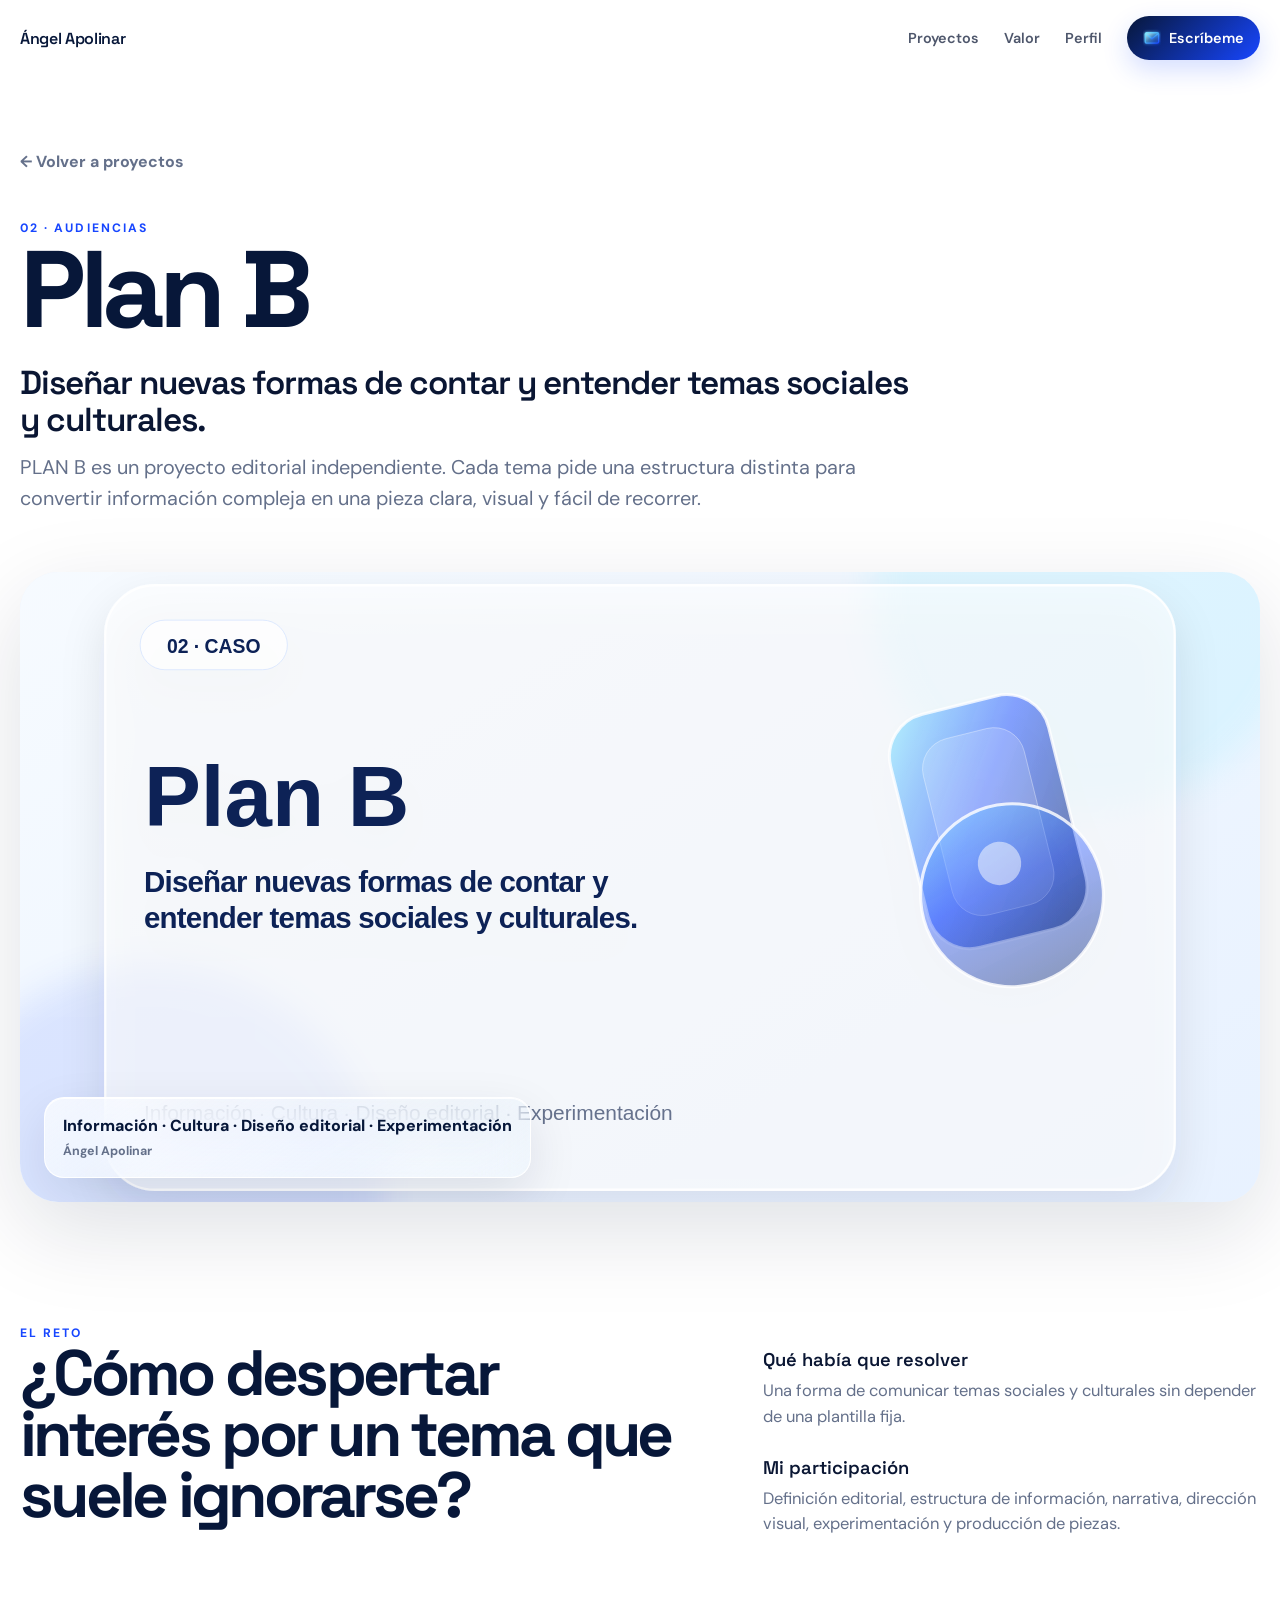
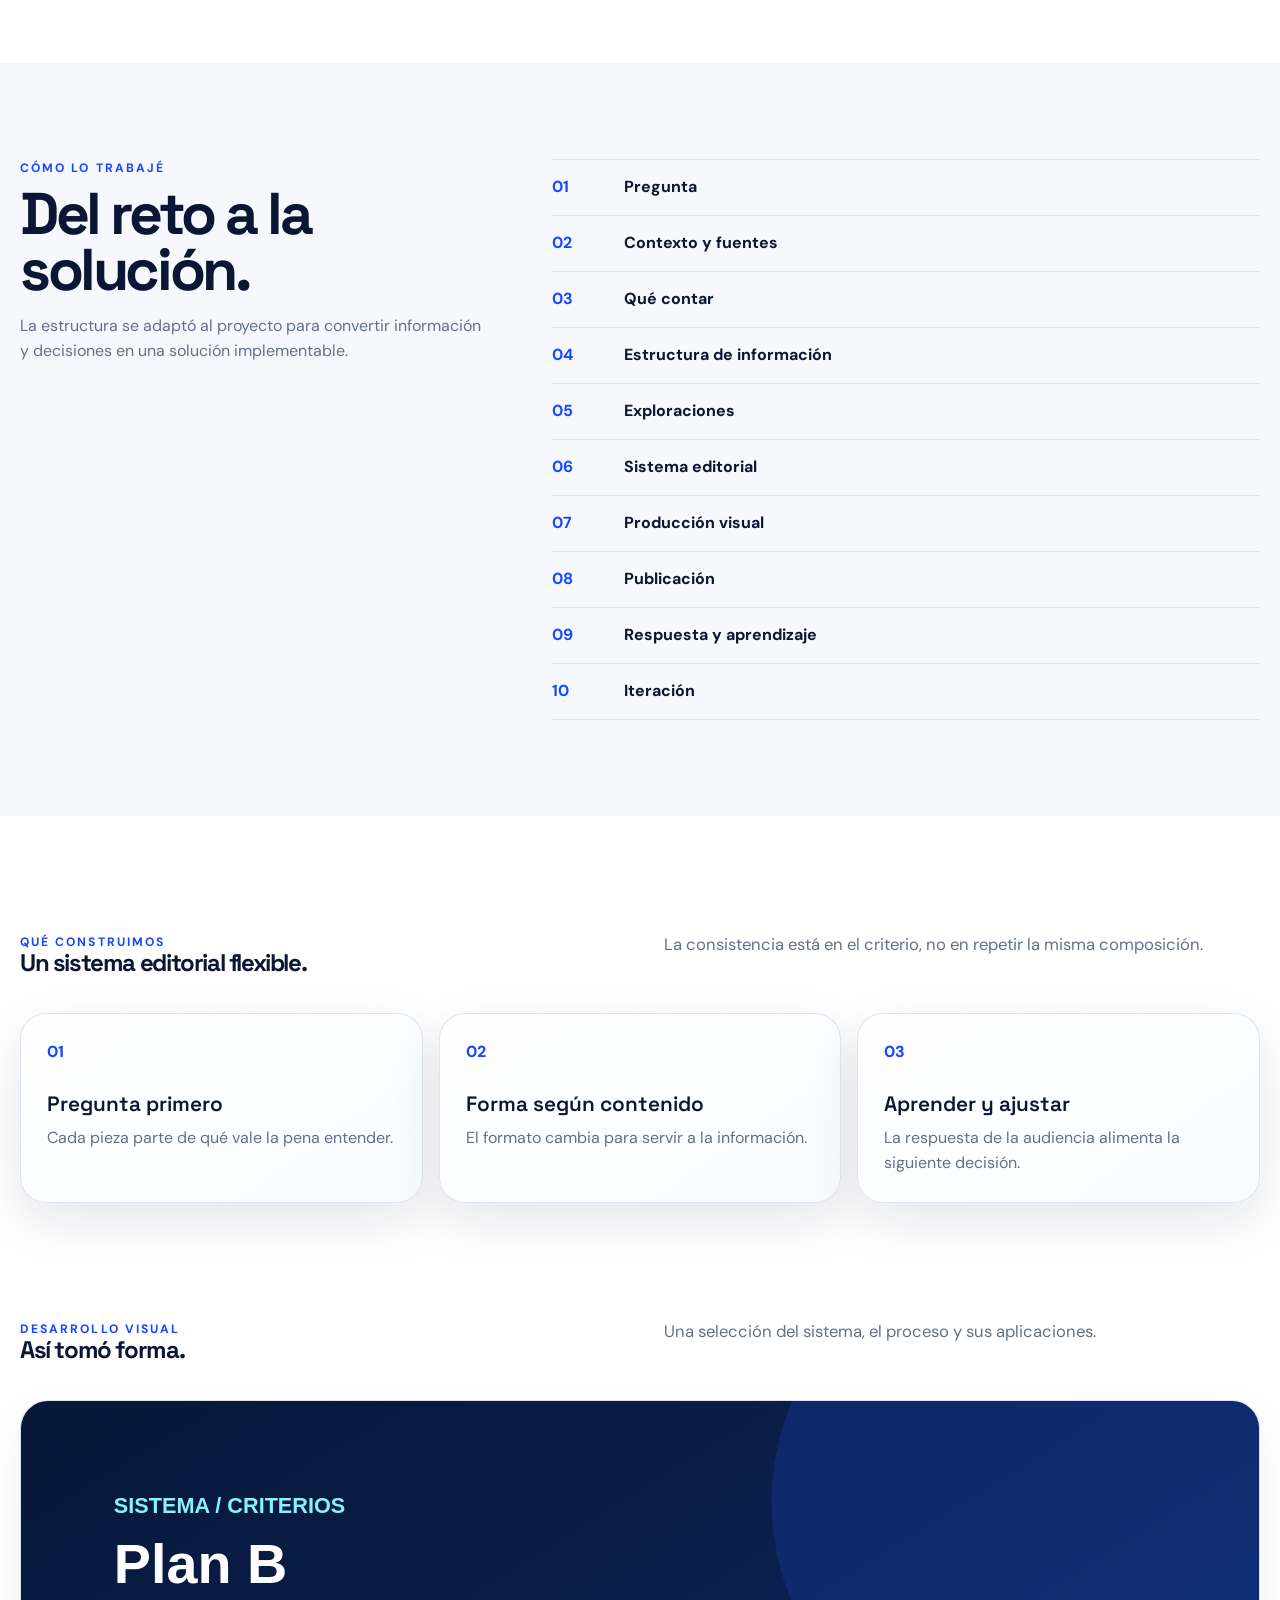
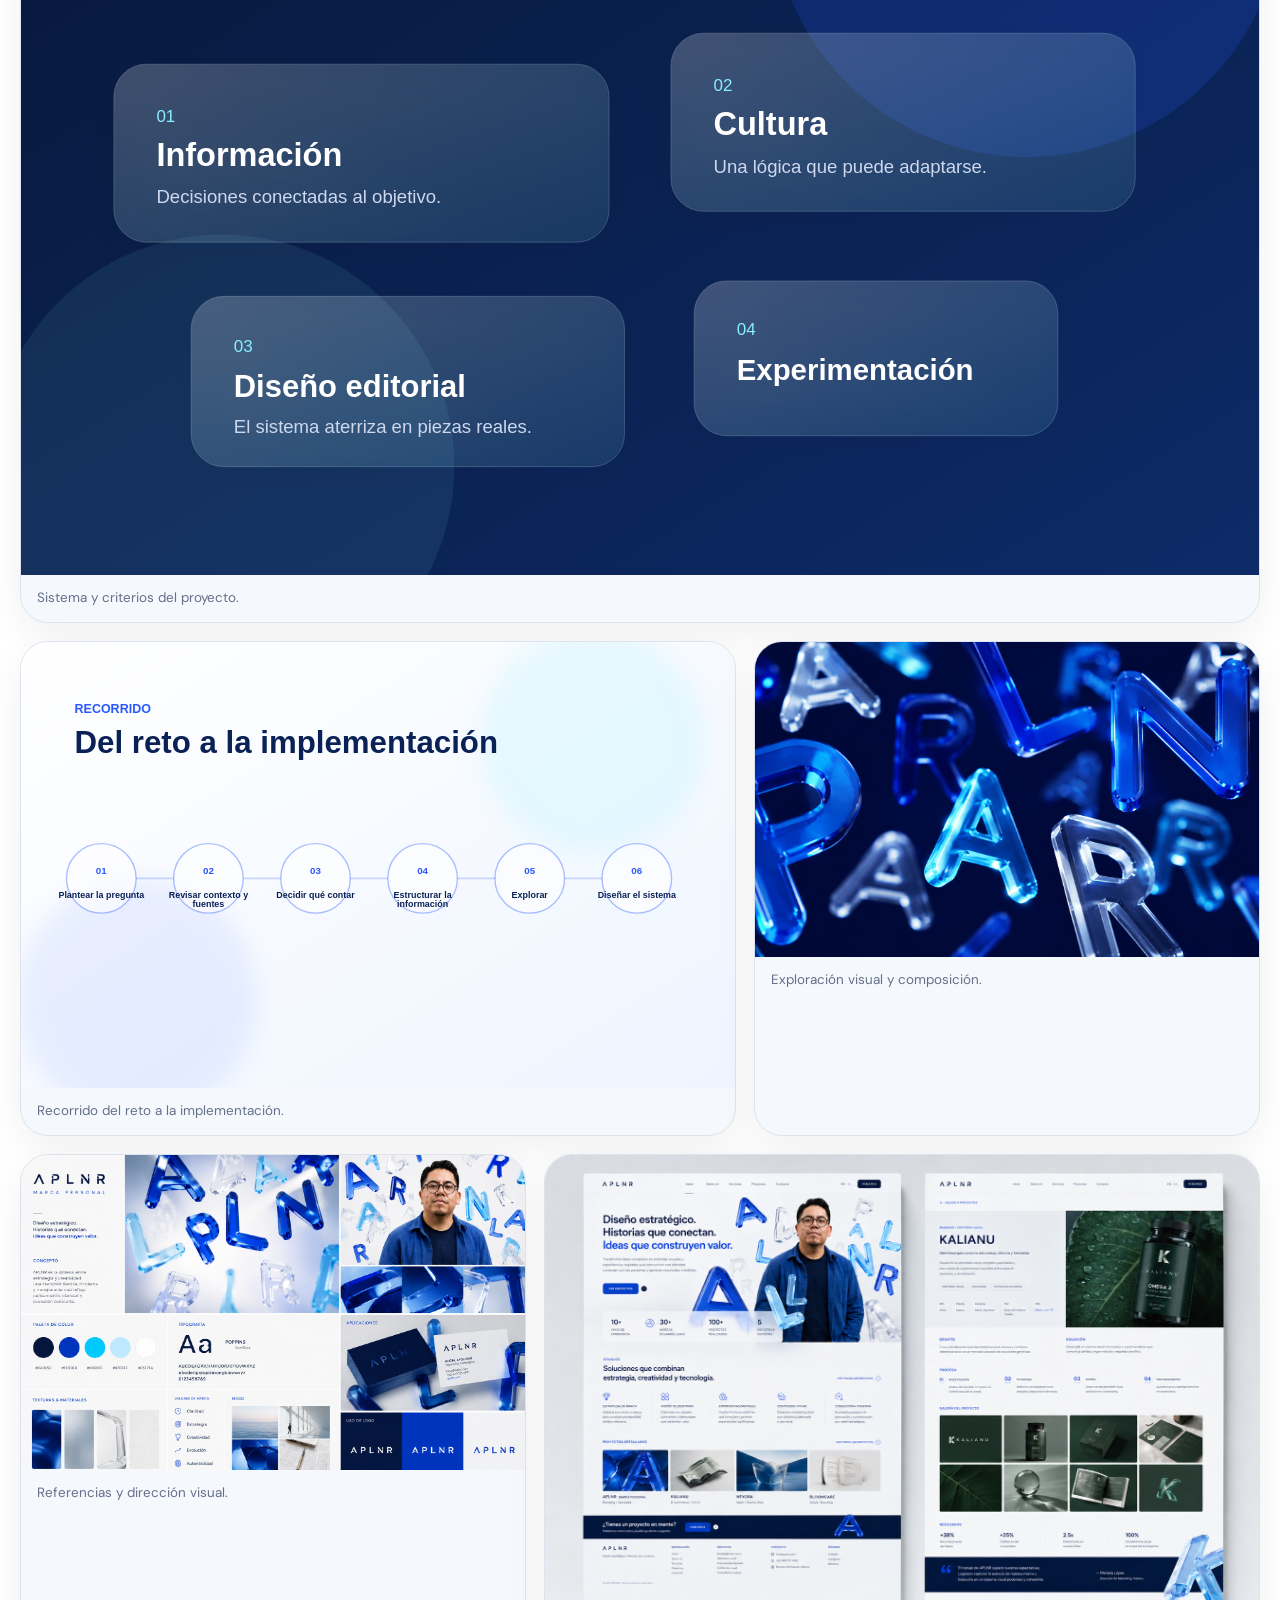
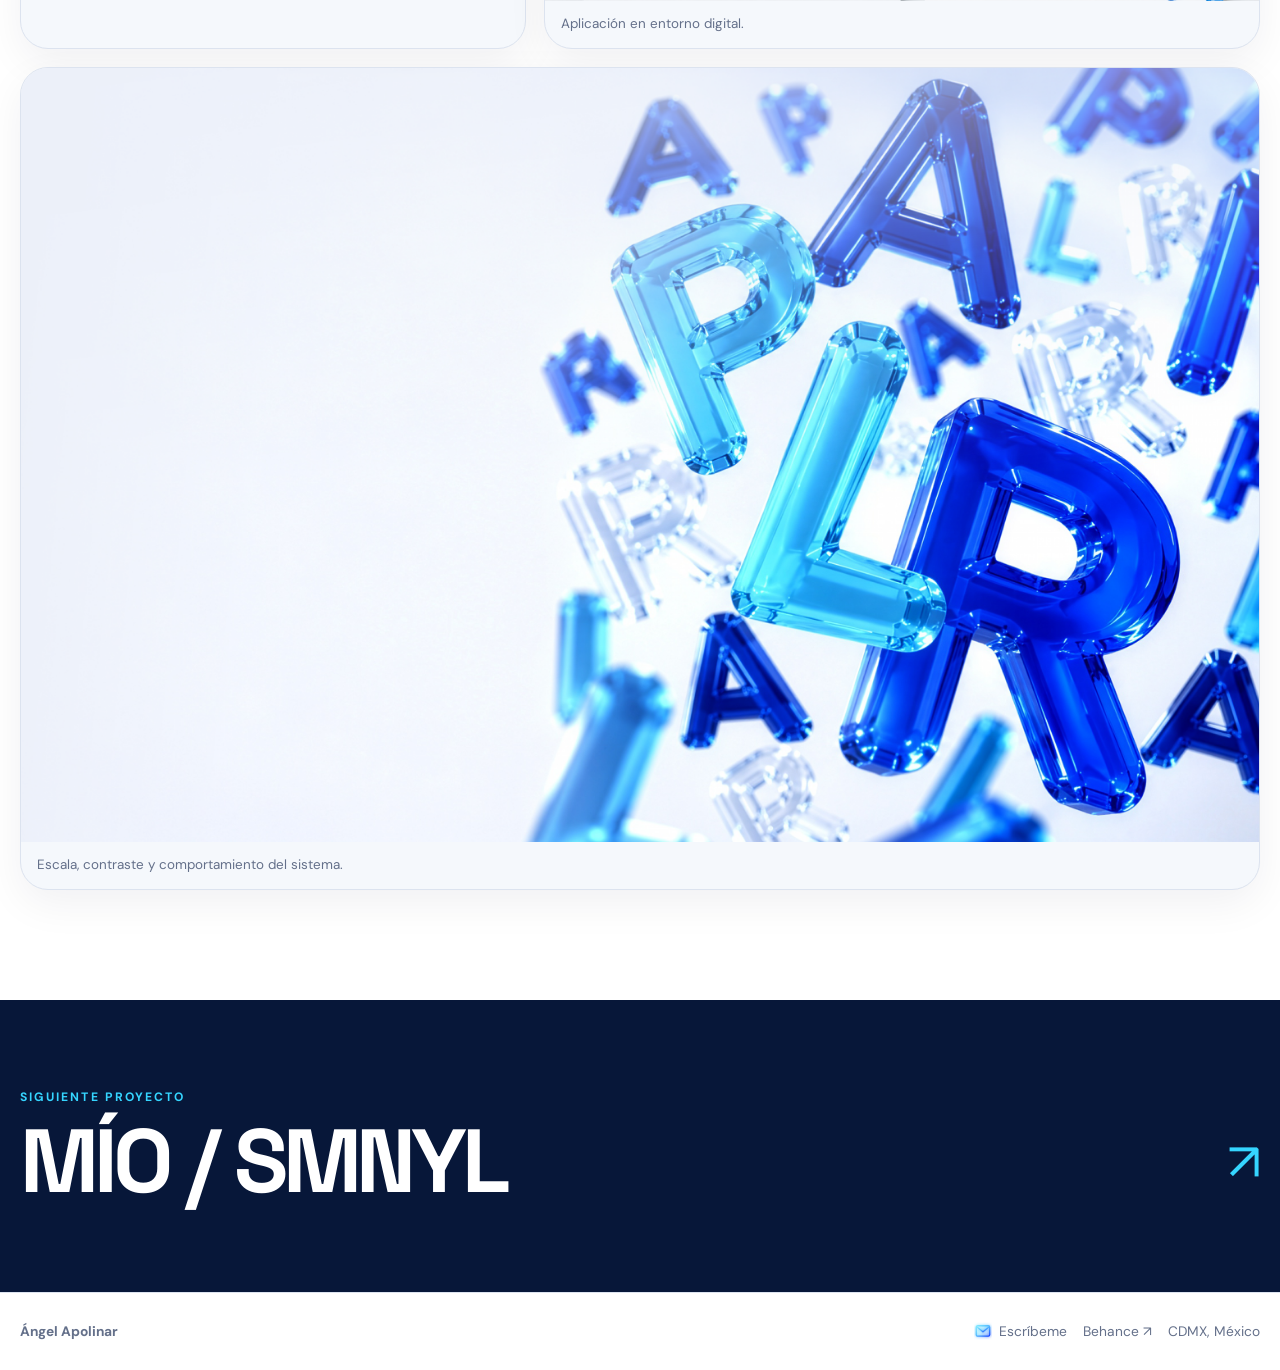
<file: proyecto-planb.html>
<!doctype html><html lang="es"><head><meta charset="utf-8"><meta name="viewport" content="width=device-width,initial-scale=1"><meta name="description" content="Plan B — proyecto de Ángel Apolinar."><title>Plan B — Ángel Apolinar</title><link rel="stylesheet" href="styles.css"></head><body><header class="site-header"><div class="scroll-progress" aria-hidden="true"></div><div class="shell nav"><a class="wordmark" href="index.html">Ángel Apolinar</a><nav class="nav-links"><a href="index.html#proyectos">Proyectos</a><a href="index.html#valor">Valor</a><a href="index.html#perfil">Perfil</a><a class="nav-cta" href="mailto:angel.aplnr@gmail.com?subject=Proyecto%20/%20oportunidad%20%E2%80%94%20%5Bnombre%20del%20proyecto%5D&body=Hola%20%C3%81ngel%2C%0A%0ATe%20escribo%20porque%20%5Bempresa%20/%20proyecto%5D%20necesita%20%5Bnecesidad%20principal%5D.%0A%0ABuscamos%20%5Bresultado%20o%20alcance%5D%20y%20nos%20gustar%C3%ADa%20tenerlo%20listo%20para%20%5Bfecha%20/%20etapa%2C%20si%20aplica%5D.%0A%0A%C2%BFPodemos%20agendar%20una%20llamada%20breve%20para%20revisar%20el%20proyecto%20y%20siguientes%20pasos%3F%0A%0AGracias%2C%0A%5BNombre%5D%0A%5BEmpresa%20/%20rol%5D"><svg class="icon" aria-hidden="true"><use href="assets/crystal-icons.svg#i-mail"></use></svg><span>Escríbeme</span></a></nav><button class="menu-toggle" aria-label="Abrir menú" aria-expanded="false"><span></span><span></span></button></div></header><main>
<section class="case-hero"><div class="shell reveal"><a class="back" href="index.html#proyectos">← Volver a proyectos</a><div class="eyebrow">02 · Audiencias</div><h1 class="display case-title">Plan B</h1><p class="case-headline">Diseñar nuevas formas de contar y entender temas sociales y culturales.</p><p class="case-deck">PLAN B es un proyecto editorial independiente. Cada tema pide una estructura distinta para convertir información compleja en una pieza clara, visual y fácil de recorrer.</p></div></section>
<section class="case-cover"><div class="shell reveal delay-1"><div class="case-cover-box tilt-card"><img src="assets/case-planb-cover.svg" alt="Plan B"><div class="cover-label glass-card"><span>Información · Cultura · Diseño editorial · Experimentación</span><strong>Ángel Apolinar</strong></div></div></div></section>
<section class="case-question"><div class="shell question-grid"><div class="reveal"><div class="eyebrow">El reto</div><h2 class="display">¿Cómo despertar interés por un tema que suele ignorarse?</h2></div><div class="question-copy reveal delay-1"><h3>Qué había que resolver</h3><p>Una forma de comunicar temas sociales y culturales sin depender de una plantilla fija.</p><h3>Mi participación</h3><p>Definición editorial, estructura de información, narrativa, dirección visual, experimentación y producción de piezas.</p></div></div></section>
<section class="case-structure"><div class="shell structure-grid"><div class="reveal"><div class="eyebrow">Cómo lo trabajé</div><h2 class="display">Del reto a la solución.</h2><p>La estructura se adaptó al proyecto para convertir información y decisiones en una solución implementable.</p></div><ol class="case-step-list reveal delay-1"><li><b>01</b><span>Pregunta</span></li><li><b>02</b><span>Contexto y fuentes</span></li><li><b>03</b><span>Qué contar</span></li><li><b>04</b><span>Estructura de información</span></li><li><b>05</b><span>Exploraciones</span></li><li><b>06</b><span>Sistema editorial</span></li><li><b>07</b><span>Producción visual</span></li><li><b>08</b><span>Publicación</span></li><li><b>09</b><span>Respuesta y aprendizaje</span></li><li><b>10</b><span>Iteración</span></li></ol></div></section>
<section class="case-story"><div class="shell"><div class="section-head reveal"><div><div class="eyebrow">Qué construimos</div><h2 class="display">Un sistema editorial flexible.</h2></div><p class="section-intro">La consistencia está en el criterio, no en repetir la misma composición.</p></div><div class="story-grid"><article class="story-card glass-card reveal"><span>01</span><h3>Pregunta primero</h3><p>Cada pieza parte de qué vale la pena entender.</p></article><article class="story-card glass-card reveal"><span>02</span><h3>Forma según contenido</h3><p>El formato cambia para servir a la información.</p></article><article class="story-card glass-card reveal"><span>03</span><h3>Aprender y ajustar</h3><p>La respuesta de la audiencia alimenta la siguiente decisión.</p></article></div></div></section>
<section class="visual-sequence"><div class="shell"><div class="section-head reveal"><div><div class="eyebrow">Desarrollo visual</div><h2 class="display">Así tomó forma.</h2></div><p class="section-intro">Una selección del sistema, el proceso y sus aplicaciones.</p></div><div class="visual-grid">
<figure class="visual-card large reveal"><img src="assets/case-planb-system.svg" alt="Sistema de Plan B"><figcaption>Sistema y criterios del proyecto.</figcaption></figure>
<figure class="visual-card reveal"><img src="assets/case-planb-flow.svg" alt="Proceso de Plan B"><figcaption>Recorrido del reto a la implementación.</figcaption></figure>
<figure class="visual-card reveal"><img src="assets/letters-close.png" alt="Exploración visual"><figcaption>Exploración visual y composición.</figcaption></figure>
<figure class="visual-card reveal"><img src="assets/moodboard.png" alt="Referencias visuales"><figcaption>Referencias y dirección visual.</figcaption></figure>
<figure class="visual-card reveal"><img src="assets/web-mockup.png" alt="Aplicación digital"><figcaption>Aplicación en entorno digital.</figcaption></figure>
<figure class="visual-card large reveal"><img src="assets/letters-wide.png" alt="Sistema visual"><figcaption>Escala, contraste y comportamiento del sistema.</figcaption></figure>
</div></div></section>
</main><section class="next-project"><div class="shell reveal"><div class="eyebrow">Siguiente proyecto</div><a href="proyecto-mio.html"><h2 class="display">MÍO / SMNYL</h2><span>↗</span></a></div></section><footer class="site-footer"><div class="shell footer-row"><strong>Ángel Apolinar</strong><div class="footer-links"><a href="mailto:angel.aplnr@gmail.com?subject=Proyecto%20/%20oportunidad%20%E2%80%94%20%5Bnombre%20del%20proyecto%5D&body=Hola%20%C3%81ngel%2C%0A%0ATe%20escribo%20porque%20%5Bempresa%20/%20proyecto%5D%20necesita%20%5Bnecesidad%20principal%5D.%0A%0ABuscamos%20%5Bresultado%20o%20alcance%5D%20y%20nos%20gustar%C3%ADa%20tenerlo%20listo%20para%20%5Bfecha%20/%20etapa%2C%20si%20aplica%5D.%0A%0A%C2%BFPodemos%20agendar%20una%20llamada%20breve%20para%20revisar%20el%20proyecto%20y%20siguientes%20pasos%3F%0A%0AGracias%2C%0A%5BNombre%5D%0A%5BEmpresa%20/%20rol%5D"><svg class="icon" aria-hidden="true"><use href="assets/crystal-icons.svg#i-mail"></use></svg> Escríbeme</a><a href="https://behance.net/apolinar" target="_blank" rel="noreferrer">Behance ↗</a><span>CDMX, México</span></div></div></footer><script src="site.js"></script></body></html>
</file>
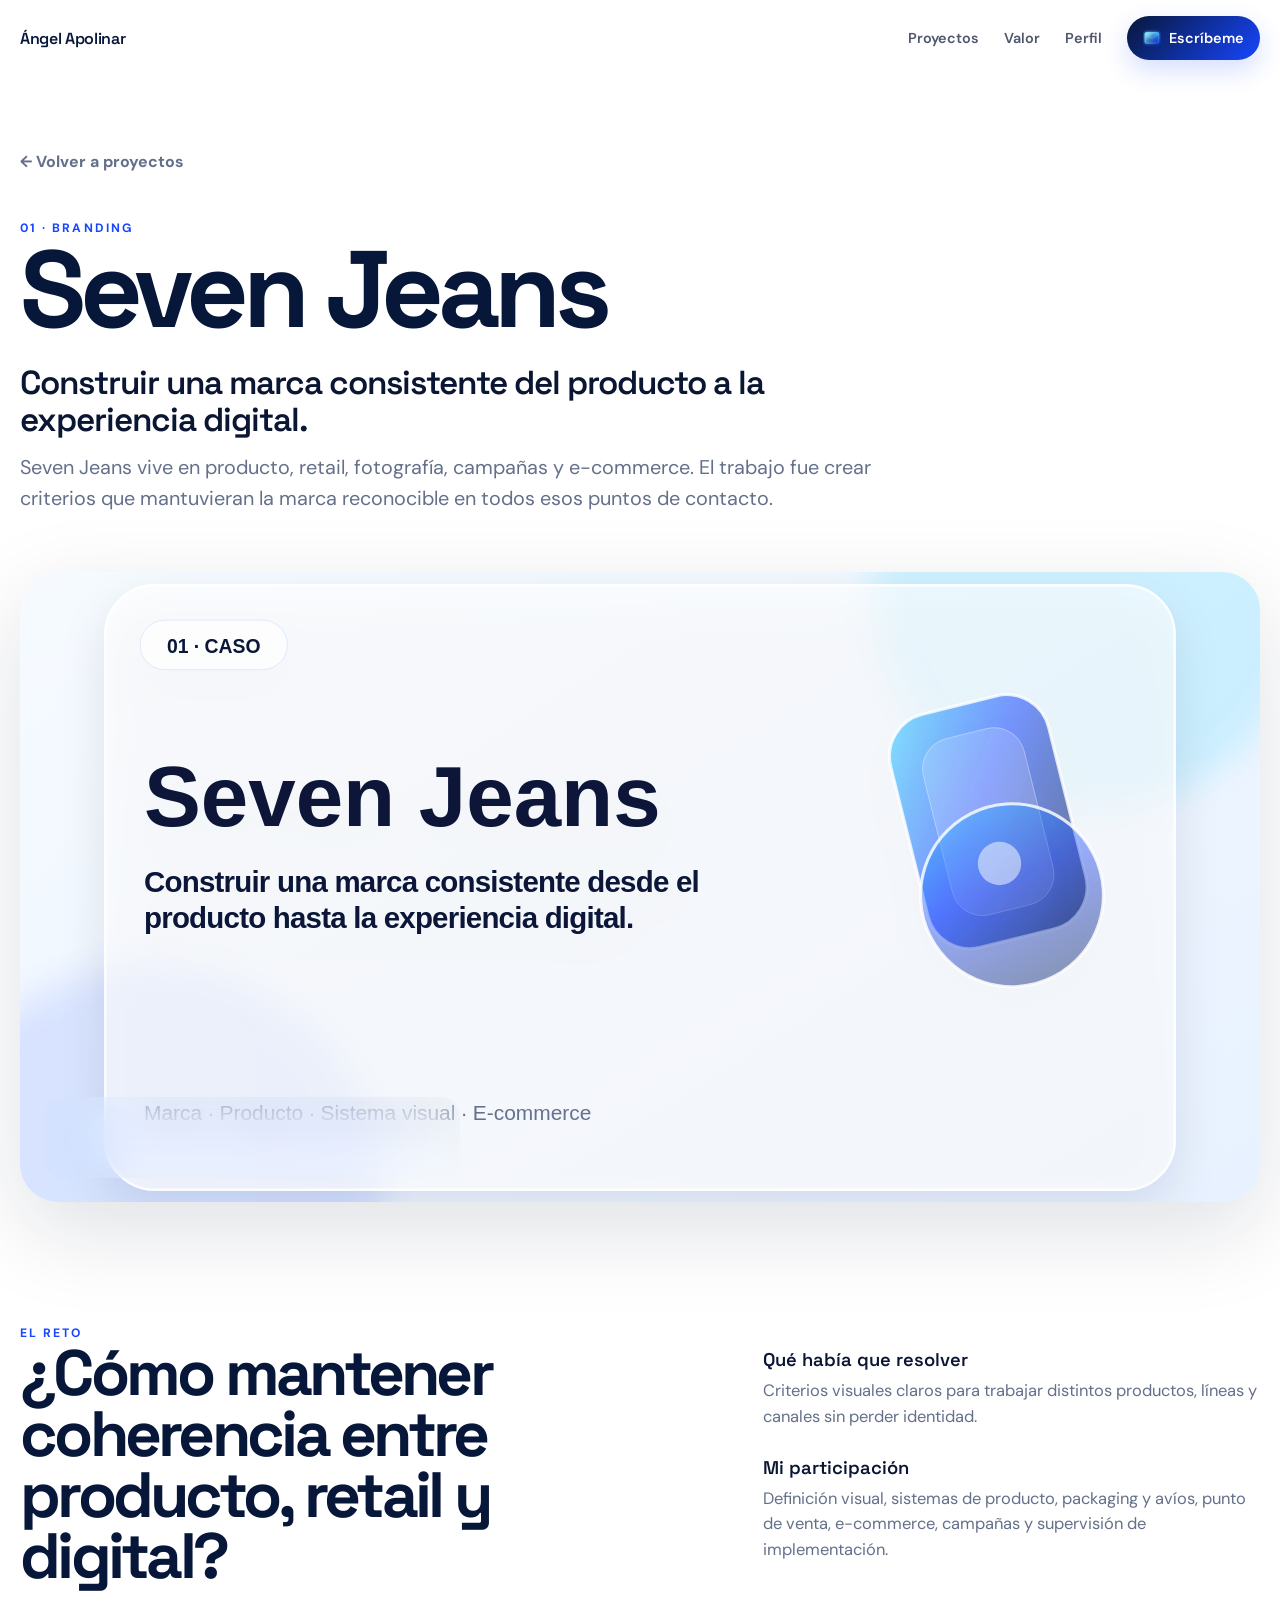
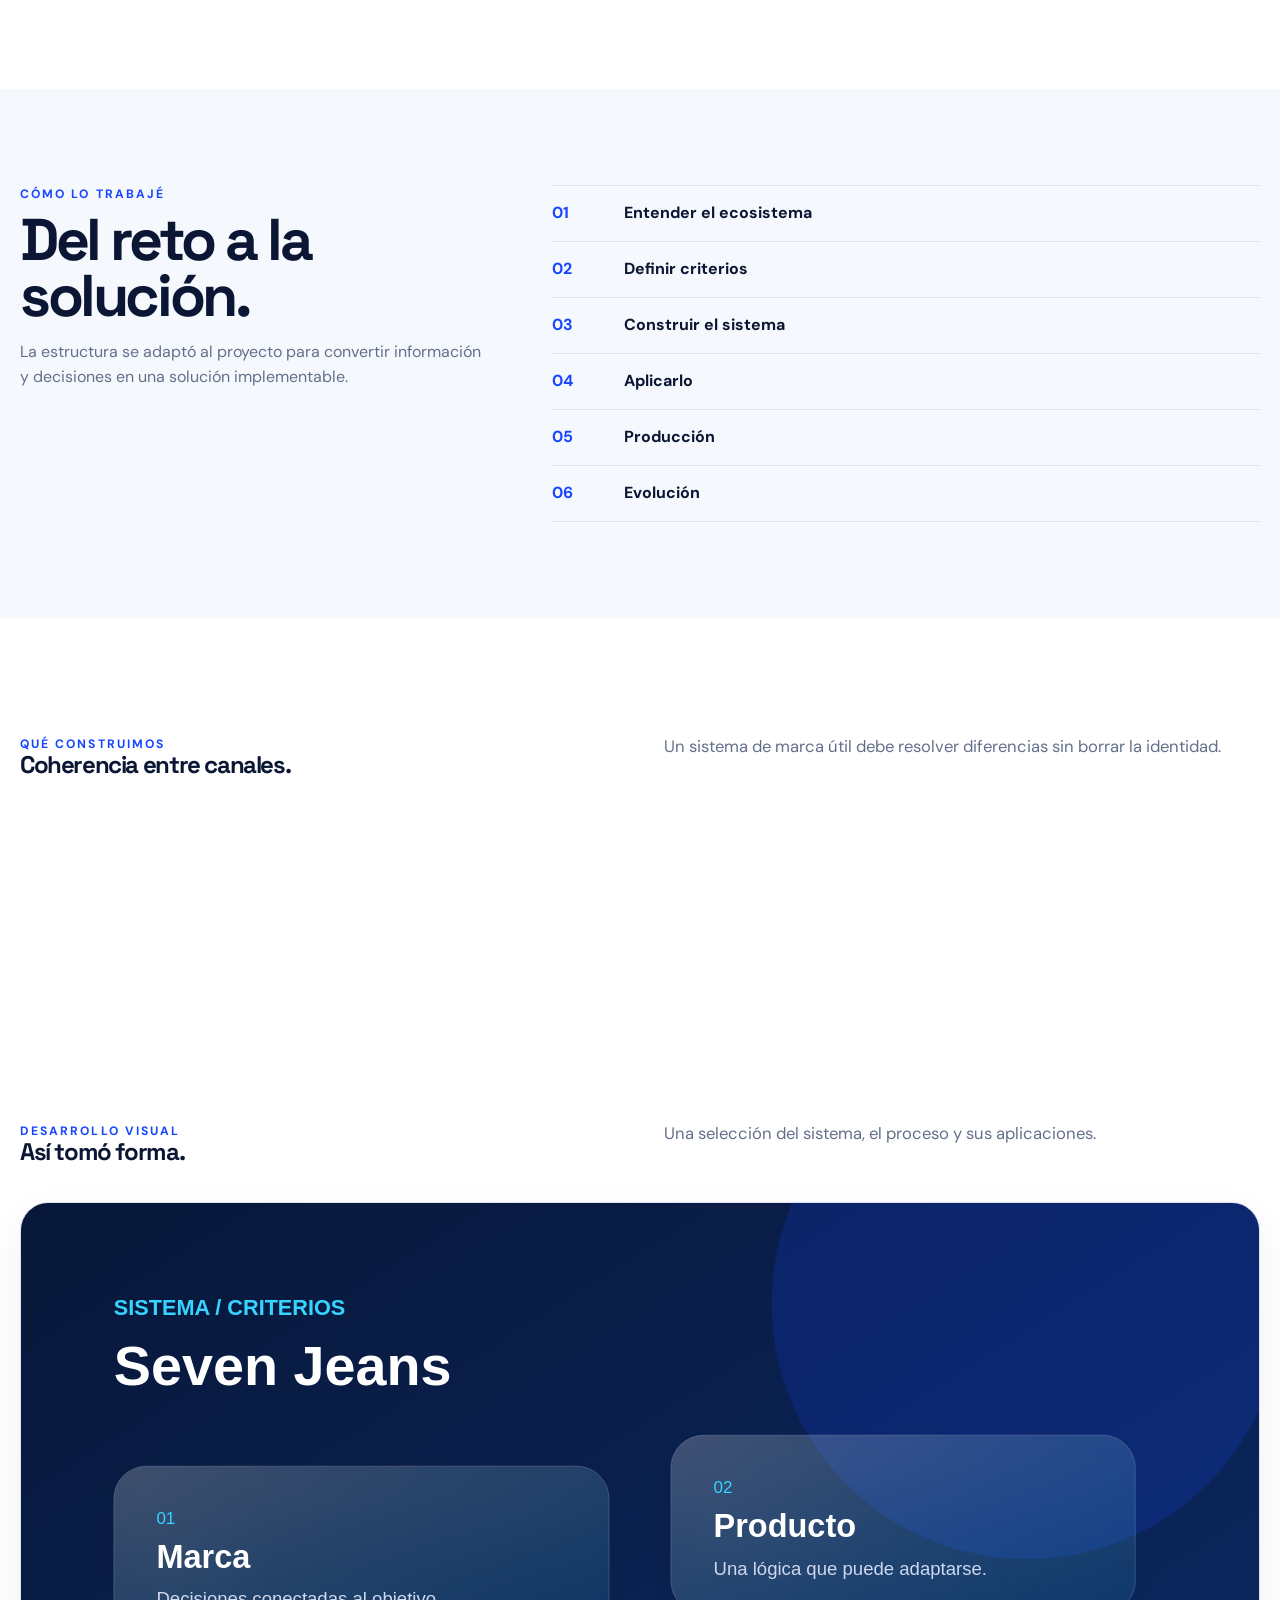
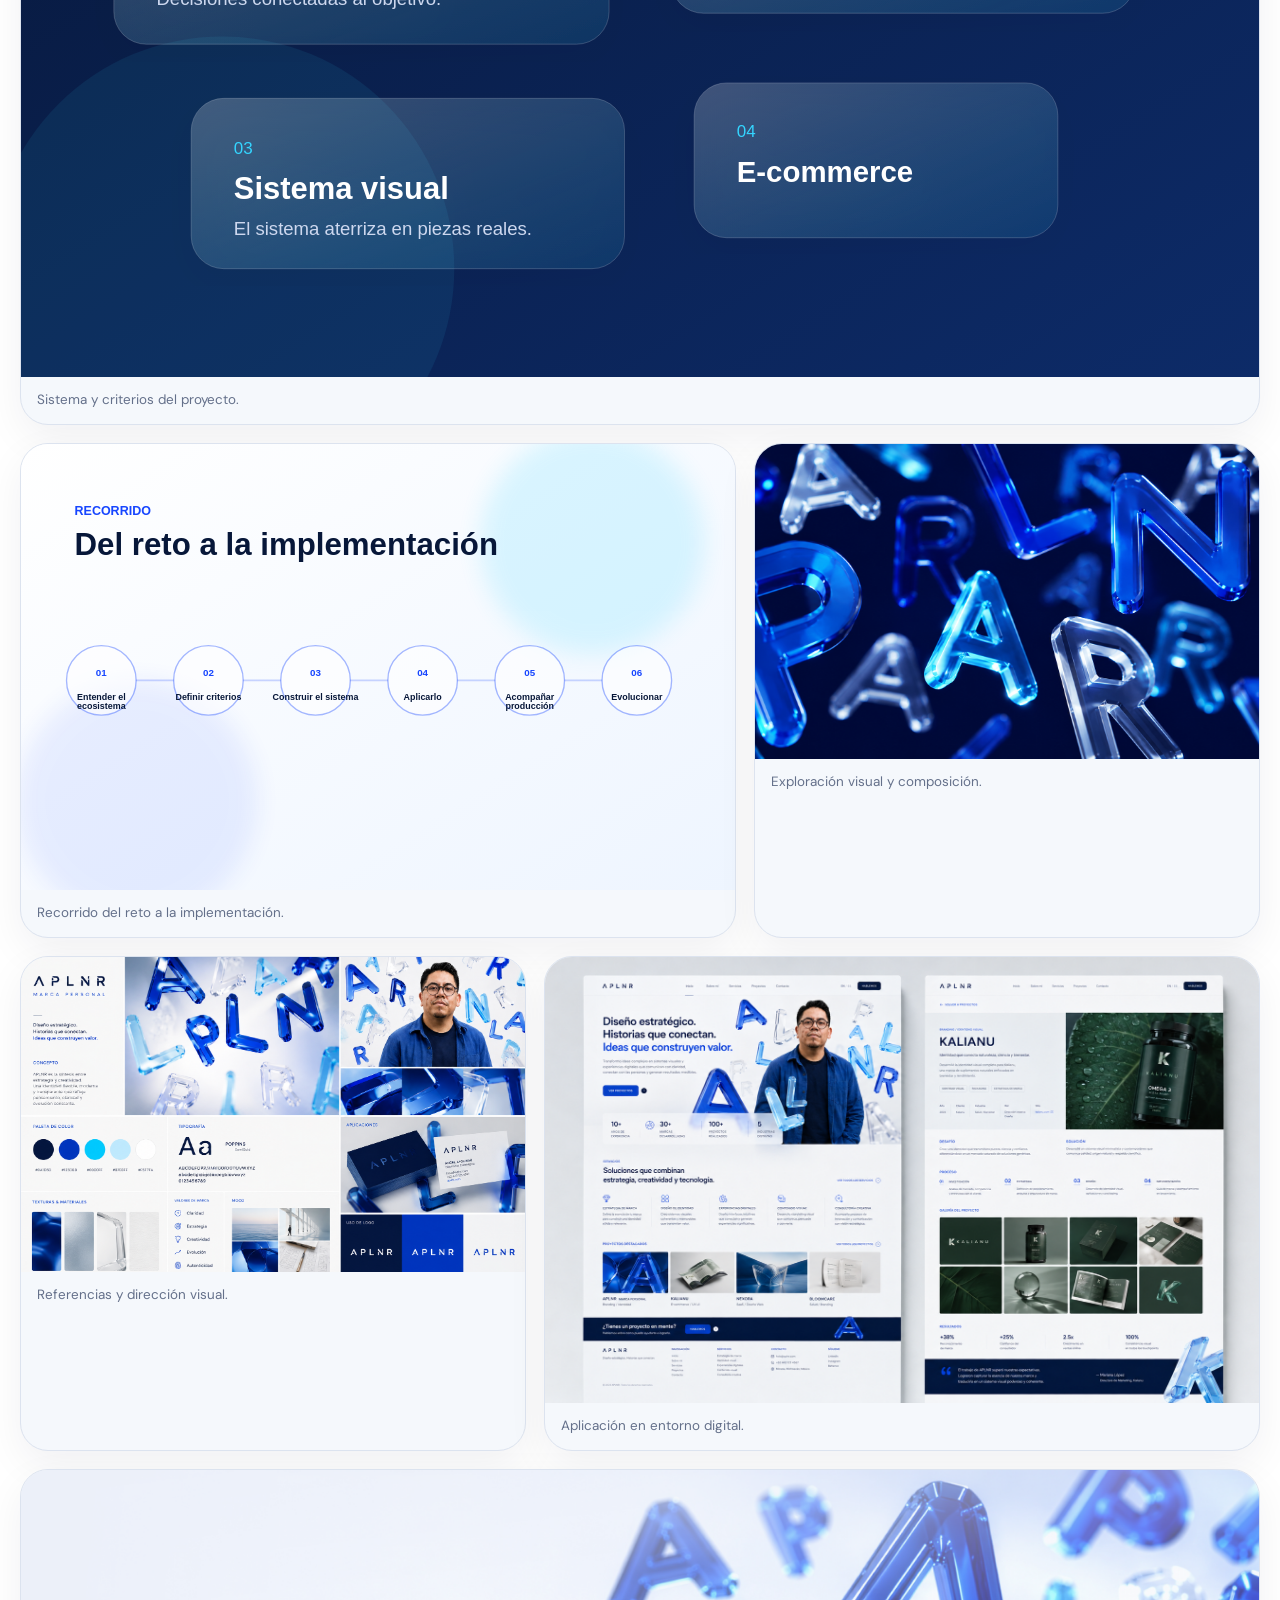
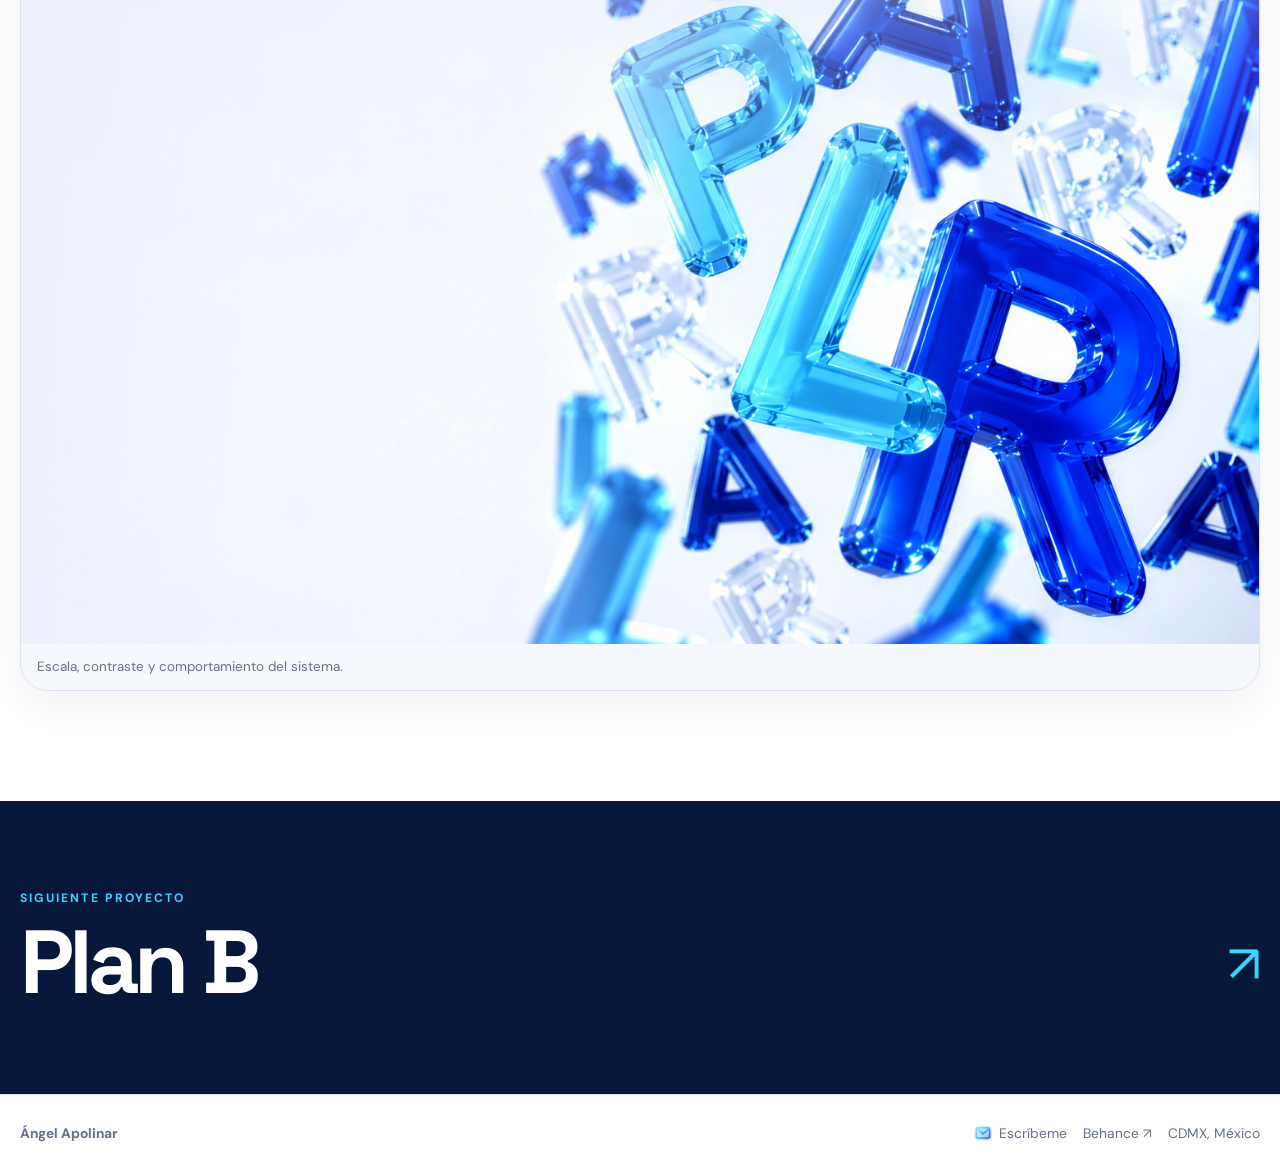
<file: proyecto-seven.html>
<!doctype html><html lang="es"><head><meta charset="utf-8"><meta name="viewport" content="width=device-width,initial-scale=1"><meta name="description" content="Seven Jeans — proyecto de Ángel Apolinar."><title>Seven Jeans — Ángel Apolinar</title><link rel="stylesheet" href="styles.css"></head><body><header class="site-header"><div class="scroll-progress" aria-hidden="true"></div><div class="shell nav"><a class="wordmark" href="index.html">Ángel Apolinar</a><nav class="nav-links"><a href="index.html#proyectos">Proyectos</a><a href="index.html#valor">Valor</a><a href="index.html#perfil">Perfil</a><a class="nav-cta" href="mailto:angel.aplnr@gmail.com?subject=Proyecto%20/%20oportunidad%20%E2%80%94%20%5Bnombre%20del%20proyecto%5D&body=Hola%20%C3%81ngel%2C%0A%0ATe%20escribo%20porque%20%5Bempresa%20/%20proyecto%5D%20necesita%20%5Bnecesidad%20principal%5D.%0A%0ABuscamos%20%5Bresultado%20o%20alcance%5D%20y%20nos%20gustar%C3%ADa%20tenerlo%20listo%20para%20%5Bfecha%20/%20etapa%2C%20si%20aplica%5D.%0A%0A%C2%BFPodemos%20agendar%20una%20llamada%20breve%20para%20revisar%20el%20proyecto%20y%20siguientes%20pasos%3F%0A%0AGracias%2C%0A%5BNombre%5D%0A%5BEmpresa%20/%20rol%5D"><svg class="icon" aria-hidden="true"><use href="assets/crystal-icons.svg#i-mail"></use></svg><span>Escríbeme</span></a></nav><button class="menu-toggle" aria-label="Abrir menú" aria-expanded="false"><span></span><span></span></button></div></header><main>
<section class="case-hero"><div class="shell reveal"><a class="back" href="index.html#proyectos">← Volver a proyectos</a><div class="eyebrow">01 · Branding</div><h1 class="display case-title">Seven Jeans</h1><p class="case-headline">Construir una marca consistente del producto a la experiencia digital.</p><p class="case-deck">Seven Jeans vive en producto, retail, fotografía, campañas y e-commerce. El trabajo fue crear criterios que mantuvieran la marca reconocible en todos esos puntos de contacto.</p></div></section>
<section class="case-cover"><div class="shell reveal delay-1"><div class="case-cover-box tilt-card"><img src="assets/case-seven-cover.svg" alt="Seven Jeans"><div class="cover-label glass-card"><span>Marca · Producto · Sistema visual · E-commerce</span><strong>Ángel Apolinar</strong></div></div></div></section>
<section class="case-question"><div class="shell question-grid"><div class="reveal"><div class="eyebrow">El reto</div><h2 class="display">¿Cómo mantener coherencia entre producto, retail y digital?</h2></div><div class="question-copy reveal delay-1"><h3>Qué había que resolver</h3><p>Criterios visuales claros para trabajar distintos productos, líneas y canales sin perder identidad.</p><h3>Mi participación</h3><p>Definición visual, sistemas de producto, packaging y avíos, punto de venta, e-commerce, campañas y supervisión de implementación.</p></div></div></section>
<section class="case-structure"><div class="shell structure-grid"><div class="reveal"><div class="eyebrow">Cómo lo trabajé</div><h2 class="display">Del reto a la solución.</h2><p>La estructura se adaptó al proyecto para convertir información y decisiones en una solución implementable.</p></div><ol class="case-step-list reveal delay-1"><li><b>01</b><span>Entender el ecosistema</span></li><li><b>02</b><span>Definir criterios</span></li><li><b>03</b><span>Construir el sistema</span></li><li><b>04</b><span>Aplicarlo</span></li><li><b>05</b><span>Producción</span></li><li><b>06</b><span>Evolución</span></li></ol></div></section>
<section class="case-story"><div class="shell"><div class="section-head reveal"><div><div class="eyebrow">Qué construimos</div><h2 class="display">Coherencia entre canales.</h2></div><p class="section-intro">Un sistema de marca útil debe resolver diferencias sin borrar la identidad.</p></div><div class="story-grid"><article class="story-card glass-card reveal"><span>01</span><h3>Un mismo criterio</h3><p>La marca puede cambiar de formato sin sentirse distinta.</p></article><article class="story-card glass-card reveal"><span>02</span><h3>Decisiones claras</h3><p>Las reglas reducen improvisación y facilitan nuevas aplicaciones.</p></article><article class="story-card glass-card reveal"><span>03</span><h3>Pensado para producir</h3><p>Producto, retail y digital se consideran desde el inicio.</p></article></div></div></section>
<section class="visual-sequence"><div class="shell"><div class="section-head reveal"><div><div class="eyebrow">Desarrollo visual</div><h2 class="display">Así tomó forma.</h2></div><p class="section-intro">Una selección del sistema, el proceso y sus aplicaciones.</p></div><div class="visual-grid">
<figure class="visual-card large reveal"><img src="assets/case-seven-system.svg" alt="Sistema de Seven Jeans"><figcaption>Sistema y criterios del proyecto.</figcaption></figure>
<figure class="visual-card reveal"><img src="assets/case-seven-flow.svg" alt="Proceso de Seven Jeans"><figcaption>Recorrido del reto a la implementación.</figcaption></figure>
<figure class="visual-card reveal"><img src="assets/letters-close.png" alt="Exploración visual"><figcaption>Exploración visual y composición.</figcaption></figure>
<figure class="visual-card reveal"><img src="assets/moodboard.png" alt="Referencias visuales"><figcaption>Referencias y dirección visual.</figcaption></figure>
<figure class="visual-card reveal"><img src="assets/web-mockup.png" alt="Aplicación digital"><figcaption>Aplicación en entorno digital.</figcaption></figure>
<figure class="visual-card large reveal"><img src="assets/letters-wide.png" alt="Sistema visual"><figcaption>Escala, contraste y comportamiento del sistema.</figcaption></figure>
</div></div></section>
</main><section class="next-project"><div class="shell reveal"><div class="eyebrow">Siguiente proyecto</div><a href="proyecto-planb.html"><h2 class="display">Plan B</h2><span>↗</span></a></div></section><footer class="site-footer"><div class="shell footer-row"><strong>Ángel Apolinar</strong><div class="footer-links"><a href="mailto:angel.aplnr@gmail.com?subject=Proyecto%20/%20oportunidad%20%E2%80%94%20%5Bnombre%20del%20proyecto%5D&body=Hola%20%C3%81ngel%2C%0A%0ATe%20escribo%20porque%20%5Bempresa%20/%20proyecto%5D%20necesita%20%5Bnecesidad%20principal%5D.%0A%0ABuscamos%20%5Bresultado%20o%20alcance%5D%20y%20nos%20gustar%C3%ADa%20tenerlo%20listo%20para%20%5Bfecha%20/%20etapa%2C%20si%20aplica%5D.%0A%0A%C2%BFPodemos%20agendar%20una%20llamada%20breve%20para%20revisar%20el%20proyecto%20y%20siguientes%20pasos%3F%0A%0AGracias%2C%0A%5BNombre%5D%0A%5BEmpresa%20/%20rol%5D"><svg class="icon" aria-hidden="true"><use href="assets/crystal-icons.svg#i-mail"></use></svg> Escríbeme</a><a href="https://behance.net/apolinar" target="_blank" rel="noreferrer">Behance ↗</a><span>CDMX, México</span></div></div></footer><script src="site.js"></script></body></html>
</file>
<file: styles.css>
@import url("https://fonts.googleapis.com/css2?family=DM+Sans:wght@400;500;600;700&family=Space+Grotesk:wght@500;600;700&display=swap");
:root {
  --navy: #071739;
  --navy-2: #0a2156;
  --klein: #1746ff;
  --cyan: #35d5ff;
  --white: #fff;
  --ink: #0a1633;
  --muted: #64708a;
  --line: #dce3ef;
  --soft: #f5f8fc;
  --glass: rgba(255, 255, 255, 0.52);
  --glass-strong: rgba(255, 255, 255, 0.72);
  --shadow: 0 28px 90px rgba(7, 23, 57, 0.13);
  --ease: cubic-bezier(0.22, 1, 0.36, 1);
  --max: 1280px;
}
* {
  box-sizing: border-box;
}
html {
  scroll-behavior: smooth;
}
body {
  margin: 0;
  background: #fff;
  color: var(--ink);
  font-family: "DM Sans", sans-serif;
  line-height: 1.56;
  overflow-x: hidden;
}
img {
  display: block;
  max-width: 100%;
}
a {
  color: inherit;
  text-decoration: none;
}
button {
  font: inherit;
}
.shell {
  width: min(calc(100% - 40px), var(--max));
  margin: auto;
}
.display {
  font-family: "Space Grotesk", sans-serif;
  letter-spacing: -0.058em;
  line-height: 0.95;
  margin: 0;
}
.display span {
  color: var(--klein);
}
.eyebrow {
  font-size: 0.76rem;
  letter-spacing: 0.17em;
  text-transform: uppercase;
  font-weight: 700;
  color: var(--klein);
}
::selection {
  background: var(--klein);
  color: #fff;
}
.icon {
  width: 1.12rem;
  height: 1.12rem;
  flex: 0 0 auto;
}
.reveal {
  opacity: 0;
  transform: translateY(24px);
  transition: opacity 0.78s var(--ease), transform 0.78s var(--ease);
}
.reveal.in {
  opacity: 1;
  transform: none;
}
.delay-1 {
  transition-delay: 0.08s;
}
.glass-card,
.glass-btn,
.glass-stage,
.cover-label,
.contact-panel {
  background: linear-gradient(
    145deg,
    rgba(255, 255, 255, 0.72),
    rgba(235, 246, 255, 0.36)
  );
  border: 1px solid rgba(255, 255, 255, 0.92);
  box-shadow: inset 0 1px 0 rgba(255, 255, 255, 0.88),
    0 18px 50px rgba(7, 23, 57, 0.1);
  backdrop-filter: blur(24px) saturate(155%);
  -webkit-backdrop-filter: blur(24px) saturate(155%);
}
.site-header {
  position: fixed;
  inset: 0 0 auto;
  z-index: 100;
  padding: 16px 0;
  transition: 0.28s var(--ease);
}
.site-header.scrolled {
  background: rgba(255, 255, 255, 0.72);
  backdrop-filter: blur(22px) saturate(150%);
  -webkit-backdrop-filter: blur(22px) saturate(150%);
  border-bottom: 1px solid rgba(7, 23, 57, 0.08);
}
.scroll-progress {
  position: absolute;
  left: 0;
  bottom: -1px;
  height: 2px;
  width: 0;
  background: linear-gradient(90deg, var(--klein), var(--cyan));
  transition: width 0.08s linear;
}
.nav {
  display: flex;
  align-items: center;
  justify-content: space-between;
  gap: 24px;
}
.wordmark {
  font: 600 1rem "Space Grotesk";
  color: var(--navy);
  letter-spacing: -0.02em;
}
.nav-links {
  display: flex;
  align-items: center;
  gap: 25px;
  font-size: 0.9rem;
  font-weight: 600;
}
.nav-links > a:not(.nav-cta) {
  opacity: 0.72;
  transition: 0.2s;
}
.nav-links > a:not(.nav-cta):hover {
  opacity: 1;
  color: var(--klein);
}
.nav-cta {
  display: inline-flex;
  align-items: center;
  gap: 8px;
  background: linear-gradient(135deg, var(--navy), var(--klein));
  color: #fff;
  padding: 11px 16px;
  border-radius: 999px;
  box-shadow: 0 10px 26px rgba(23, 70, 255, 0.18);
  transition: transform 0.25s var(--ease), box-shadow 0.25s var(--ease);
}
.nav-cta:hover {
  transform: translateY(-2px);
  box-shadow: 0 14px 34px rgba(23, 70, 255, 0.24);
}
.menu-toggle {
  display: none;
  background: transparent;
  border: 0;
  width: 42px;
  height: 42px;
  align-items: center;
  justify-content: center;
  flex-direction: column;
  gap: 4px;
}
.menu-toggle span {
  width: 18px;
  height: 2px;
  background: var(--navy);
  border-radius: 10px;
}
.hero {
  min-height: 100svh;
  display: grid;
  align-items: center;
  padding: 124px 0 74px;
  background: radial-gradient(
      circle at 82% 20%,
      rgba(53, 213, 255, 0.1),
      transparent 28%
    ),
    radial-gradient(circle at 10% 90%, rgba(23, 70, 255, 0.06), transparent 26%);
}
/* =========================================================
   HERO
   Imagen como fondo + texto protagonista
   ========================================================= */

.hero {
  position: relative;
  min-height: 100svh;
  display: flex;
  align-items: center;
  overflow: hidden;


  padding: 124px 24px 74px;

  background: #fff;
}


/* ---------------------------------------------------------
   IMAGEN DE FONDO
   --------------------------------------------------------- */

.hero-background {
  position: absolute;
  inset: 0;
  z-index: 0;

  pointer-events: none;

  background-image:
    linear-gradient(
      90deg,
      #ffffff 0%,
      rgba(255, 255, 255, 0.99) 18%,
      rgba(255, 255, 255, 0.96) 30%,
      rgba(255, 255, 255, 0.84) 40%,
      rgba(255, 255, 255, 0.48) 52%,
      rgba(255, 255, 255, 0.16) 66%,
      rgba(255, 255, 255, 0.02) 82%,
      transparent 100%
    ),
    url("./assets/letters-wide.png");

  background-repeat: no-repeat;
  background-size: auto 108%;
  background-position: 76% center;
}


/* ligera integración con el fondo blanco */
.hero-background::after {
  content: "";
  position: absolute;
  inset: 0;

  background:
    radial-gradient(
      circle at 82% 20%,
      rgba(53, 213, 255, 0.08),
      transparent 30%
    ),
    radial-gradient(
      circle at 10% 90%,
      rgba(23, 70, 255, 0.045),
      transparent 28%
    );
}


/* ---------------------------------------------------------
   CONTENEDOR
   --------------------------------------------------------- */

.hero-grid {
  position: relative;
  z-index: 2;

  width: 100%;
  display: block;
}


/* ---------------------------------------------------------
   COPY
   --------------------------------------------------------- */

.hero-copy {
  width: min(720px, 56vw);
  position: relative;
  z-index: 2;
}


/* eyebrow */
.hero .eyebrow {
  margin-bottom: 14px;
}


/* headline */
.hero h1 {
  font-size: clamp(3.9rem, 7.3vw, 7.8rem);
  color: var(--navy);
  max-width: 760px;
}

.hero h1 span {
  color: var(--klein);
}


/* descripción */
.hero-lead {
  font-size: clamp(1.04rem, 1.55vw, 1.32rem);
  line-height: 1.55;

  color: var(--muted);

  max-width: 680px;
  margin: 26px 0 22px;
}


/* ---------------------------------------------------------
   TAGS
   --------------------------------------------------------- */

.hero-tags {
  display: flex;
  gap: 8px;
  flex-wrap: wrap;

  margin-bottom: 25px;
}

.hero-tags span {
  padding: 8px 12px;

  border: 1px solid rgba(220, 227, 239, 0.78);
  border-radius: 999px;

  font-size: 0.82rem;
  color: var(--navy);

  background: rgba(255, 255, 255, 0.62);

  backdrop-filter: blur(14px) saturate(130%);
  -webkit-backdrop-filter: blur(14px) saturate(130%);
}


/* ---------------------------------------------------------
   BOTONES
   --------------------------------------------------------- */

.hero-actions {
  display: flex;
  align-items: center;
  gap: 10px;

  flex-wrap: wrap;
}


/* botón secundario sobre fondo */
.hero .glass-btn {
  background: rgba(255, 255, 255, 0.62);

  backdrop-filter: blur(18px) saturate(140%);
  -webkit-backdrop-filter: blur(18px) saturate(140%);
}


/* ---------------------------------------------------------
   EXPERIENCE / PROOF
   --------------------------------------------------------- */

.hero-proof {
  display: flex;
  align-items: baseline;
  gap: 10px;

  margin-top: 24px;

  color: var(--muted);
}

.hero-proof strong {
  font: 700 1.45rem "Space Grotesk";
  color: var(--navy);
}


/* =========================================================
   TABLET
   ========================================================= */

@media (max-width: 1000px) {

  .hero {
    min-height: 90svh;
    padding: 118px 12px 70px;
  }

  .hero-grid {
    display: block;
  }

  .hero-copy {
    width: min(660px, 68vw);
  }

  .hero h1 {
    font-size: clamp(3.8rem, 9vw, 6.4rem);
  }

  .hero-background {
    background-image:
      linear-gradient(
        90deg,
        #ffffff 0%,
        rgba(255, 255, 255, 0.98) 32%,
        rgba(255, 255, 255, 0.91) 38%,
        rgba(255, 255, 255, 0.58) 54%,
        rgba(255, 255, 255, 0.14) 74%,
        transparent 100%
      ),
      url("./assets/letters-wide.png");

    background-size: auto 90%;
    background-position: 70% right;
  }

}


/* =========================================================
   MOBILE
   ========================================================= */

@media (max-width: 760px) {

  .hero {
    min-height: 100svh;

    align-items: flex-end;

    padding:
      max(104px, env(safe-area-inset-top))
      0
      54px;
  }


  /*
    En mobile la imagen vive principalmente en la parte
    superior y desaparece progresivamente hacia el texto.
  */

  .hero-background {
    background-image:
      linear-gradient(
        180deg,
        rgba(255, 255, 255, 0.02) 0%,
        rgba(255, 255, 255, 0.05) 22%,
        rgba(255, 255, 255, 0.22) 37%,
        rgba(255, 255, 255, 0.72) 52%,
        rgba(255, 255, 255, 0.96) 64%,
        #ffffff 74%
      ),
      url("./assets/letters-wide.png");

    background-size: auto 83%;
    background-position: 97% top;
  }


  .hero-background::after {
    background:
      radial-gradient(
        circle at 70% 10%,
        rgba(53, 213, 255, 0.08),
        transparent 38%
      );
  }


  /* COPY */

  .hero-copy {
    width: 100%;
    padding-top: 38vh;
    margin-left: 4vw;
  }


  .hero .eyebrow {
    margin-bottom: 10px;
  }


  .hero h1 {
    font-size: clamp(3.15rem, 15vw, 5rem);
    max-width: 100%;
  }


  .hero-lead {
    font-size: 1rem;
    line-height: 1.55;

    margin: 20px 0 20px;
  }


  /* tags */

  .hero-tags {
    gap: 6px;
    margin-bottom: 22px;
  }

  .hero-tags span {
    padding: 7px 10px;
    font-size: 0.76rem;

    background: rgba(255, 255, 255, 0.72);
  }


  /* botones */

  .hero-actions {
    gap: 8px;
  }


  /* años experiencia */

  .hero-proof {
    display: grid;
    gap: 1px;

    margin-top: 22px;
  }

  .hero-proof strong {
    font-size: 1.3rem;
  }

}


/* =========================================================
   MOBILE PEQUEÑO
   ========================================================= */

@media (max-width: 480px) {

  .hero {
    padding: 12px 24px;
  }

  .hero-background {
    background-size: auto 57%;
    background-position: 58% top;
  }

  .hero-copy {
    padding-top: 34vh;
  }

  .hero h1 {
    font-size: clamp(3rem, 16vw, 4.3rem);
  }

  .hero-lead {
    font-size: 0.96rem;
  }

  .hero-tags span {
    padding: 6px 9px;
    font-size: 0.73rem;
  }

}
.btn {
  display: inline-flex;
  align-items: center;
  margin: 2px 4px;
  gap: 9px;
  padding: 13px 18px;
  border-radius: 999px;
  border: 1px solid var(--line);
  font-weight: 700;
  font-size: 0.92rem;
  transition: transform 0.25s var(--ease), box-shadow 0.25s var(--ease);
}
.btn.primary {
  background: linear-gradient(135deg, var(--klein), var(--navy-2));
  color: #fff;
  border-color: transparent;
}
.btn:hover {
  transform: translateY(-2px);
  box-shadow: 0 12px 28px rgba(7, 23, 57, 0.1);
}
.hero-proof {
  display: flex;
  align-items: baseline;
  gap: 10px;
  margin-top: 24px;
  color: var(--muted);
}
.hero-proof strong {
  font: 700 1.45rem "Space Grotesk";
  color: var(--navy);
}
.hero-visual {
  position: relative;
}
.glass-stage {
  position: relative;
  aspect-ratio: 1.08/1;
  border-radius: 44px;
  overflow: hidden;
  background: linear-gradient(
    145deg,
    rgba(255, 255, 255, 0.72),
    rgba(226, 242, 255, 0.46)
  );
  box-shadow: var(--shadow);
  transform-style: preserve-3d;
}
.glass-stage:before {
  content: "";
  position: absolute;
  inset: 1px;
  border-radius: 43px;
  background: linear-gradient(
    120deg,
    rgba(255, 255, 255, 0.44),
    transparent 36%,
    rgba(53, 213, 255, 0.08)
  );
  z-index: 2;
  pointer-events: none;
}
.glass-stage img {
  width: 100%;
  height: 100%;
  object-fit: cover;
  object-position: center;
  transition: transform 0.55s var(--ease);
}
.glass-stage:hover img {
  transform: scale(1.1);
  -ms-transform-origin-y: 22px;;
}
.glass-shine {
  position: absolute;
  inset: -30% auto auto -25%;
  width: 54%;
  height: 160%;
  background: linear-gradient(
    100deg,
    transparent,
    rgba(255, 255, 255, 0.38),
    transparent
  );
  transform: rotate(14deg);
  animation: shine 8s ease-in-out infinite;
  pointer-events: none;
}
.section {
  padding: 104px 0;
}
.section-head {
  display: grid;
  grid-template-columns: 1fr 1fr;
  gap: 48px;
  align-items: end;
  margin-bottom: 38px;
}
.section h2 {
  font-size: clamp(2.7rem, 5vw, 5.4rem);
}
.section-intro {
  color: var(--muted);
  font-size: 1.04rem;
  max-width: 620px;
}
.projects-section {
  background: var(--soft);
}
.filters {
  display: flex;
  gap: 9px;
  flex-wrap: wrap;
  margin-bottom: 28px;
}
.filter {
  border: 1px solid var(--line);
  background: #fff;
  color: var(--navy);
  border-radius: 999px;
  padding: 9px 14px;
  font-weight: 700;
  cursor: pointer;
  transition: 0.22s;
}
.filter.active,
.filter:hover {
  background: var(--navy);
  color: #fff;
  border-color: var(--navy);
}
.projects-grid {
  display: grid;
  grid-template-columns: repeat(2, 1fr);
  gap: 28px 22px;
}
.project.hidden {
  display: none;
}
.project {
  transition: transform 0.35s var(--ease);
}
.project:hover {
  transform: translateY(-5px);
}
.project-media {
  aspect-ratio: 16/10;
  border-radius: 30px;
  overflow: hidden;
  position: relative;
  background: #eaf1fb;
  box-shadow: 0 16px 44px rgba(7, 23, 57, 0.08);
}
.project-media img {
  width: 100%;
  height: 100%;
  object-fit: cover;
  transition: transform 0.5s var(--ease);
}
.project:hover .project-media img {
  transform: scale(1.025);
}
.project-index {
  position: absolute;
  left: 18px;
  top: 18px;
  padding: 8px 11px;
  border-radius: 999px;
  background: rgba(255, 255, 255, 0.66);
  backdrop-filter: blur(14px);
  font: 700 0.8rem "Space Grotesk";
  color: var(--navy);
  border: 1px solid rgba(255, 255, 255, 0.86);
}
.project-meta-row {
  display: flex;
  gap: 18px;
  justify-content: space-between;
  padding: 15px 4px 0;
}
.project-meta-row h3 {
  font: 600 clamp(1.45rem, 2vw, 2rem) "Space Grotesk";
  margin: 0;
  color: var(--navy);
}
.project-meta-row p {
  margin: 6px 0 8px;
  max-width: 560px;
}
.project-meta-row small {
  color: var(--muted);
}
.project-arrow {
  font-size: 1.4rem;
  color: var(--klein);
  transition: transform 0.2s;
}
.project:hover .project-arrow {
  transform: translate(3px, -3px);
}
.value-section {
  background-image:
  
    url("./assets/letters-wide_navy.png");

  background-repeat: no-repeat;
  background-size:cover;
  background-position: 76% center;
  background-color:#0a1633;
  color:#fff;
  position: relative;
  overflow: hidden;
}
.value-section:after {
  content: "";
  position: absolute;
  width: 520px;
  height: 520px;
  right: -170px;
  top: -150px;
  border-radius: 50%;
  background-blend-mode: darken;
  ;
}
.value-grid {
  display: grid;
  grid-template-columns: 0.9fr 1.1fr;
  gap: 52px;
  position: relative;
  z-index: 2;
}
.value-intro h2 {
  font-size: clamp(3rem, 5vw, 5.4rem);
}
.value-intro p {
  color: #cbd6ef;
  max-width: 620px;
}
.value-cards {
  display: grid;
  grid-template-columns: 1fr 1fr;
  gap: 45px;
}
.value-card {
  padding: 36px;
  border-color: rgba(255, 255, 255, 0.16);
  background: linear-gradient(
    145deg,
    rgba(255, 255, 255, 0.11),
    rgba(255, 255, 255, 0.04)
  );
  box-shadow: inset 0 1px rgba(255, 255, 255, 0.15),
    0 18px 42px rgba(0, 0, 0, 0.12);
    border-radius: 25px;
}
.value-card h3 {
  font: 600 1.25rem "Space Grotesk";
  margin: 15px 0 9px;
}
.value-card p {
  margin: 0;
  color: #ced9f0;

}
.crystal-letter {
  position: relative;
  display: inline-block;

  font: 100 32px/1 space grotesk;

  background: linear-gradient(
    135deg,
    #ffffff 0%,
    #d9faff 22%,
    #70ddff 48%,
    #438cff 72%,
    #a5a7f5 100%
  );

  -webkit-background-clip: text;
  background-clip: text;
  color: transparent;

  -webkit-text-stroke: 1px rgba(84,190,255,.5);

  filter:
    drop-shadow(2px 3px 0 rgba(0,157,255,.25))
    drop-shadow(4px 5px 1px rgba(50,105,255,.18))
    drop-shadow(0 8px 12px rgba(57,200,255,.16));
}

.crystal-letter::before {
  content: attr(data-letter);

  position: absolute;
  inset: 0;
  transform: translate(-1px,-1px);

  color: rgba(255,255,255,.13);

  -webkit-text-stroke: 1px rgba(255,255,255,.7);

  pointer-events: none;
}

.crystal-icon {
  display: inline-block;
  width: 64px;
  height: 64px;

  /* EFECTO CRISTAL */
  background:
    radial-gradient(
      circle at 30% 24%,
      #ffffff 0%,
      #eaffff 12%,
      #c8f5ff 32%,
      #72ddff 55%,
      #579cff 76%,
      #aaa5f3 100%
    );

  /* SVG COMO MÁSCARA */
  -webkit-mask-image: var(--icon);
  mask-image: var(--icon);

  -webkit-mask-repeat: no-repeat;
  mask-repeat: no-repeat;

  -webkit-mask-position: center;
  mask-position: center;

  -webkit-mask-size: contain;
  mask-size: contain;

  /* PROFUNDIDAD */
  filter:
    drop-shadow(1px 2px 0 rgba(255, 255, 255, 0.65))
    drop-shadow(2px 4px 1px rgba(0, 149, 255, 0.28))
    drop-shadow(0 8px 10px rgba(59, 191, 255, 0.18));
}


/* ICONOS */

.icon-ojo {
  --icon: url("./assets/value_icon_ojo.svg");
}

.icon-gear {
  --icon: url("./assets/value_icon_gear.svg");
}
.icon-stack {
  --icon: url("./assets/value_icon_stack.svg");
}
.icon-future {
  --icon: url("./assets/value_icon_futuro.svg");
}
.process-section {
  background: #fff;
}
.process-track {
  display: grid;
  grid-template-columns: repeat(5, 1fr);
  border-top: 1px solid var(--line);
  border-bottom: 1px solid var(--line);
}
.process-step {
  padding: 26px 20px;
  border-right: 1px solid var(--line);
}
.process-step:last-child {
  border-right: 0;
}
.process-step b {
  font: 700 1.9rem "Space Grotesk";
  color: var(--klein);
}
.process-step h3 {
  font: 600 1.2rem "Space Grotesk";
  margin: 18px 0 8px;
}
.process-step p {
  margin: 0;
  color: var(--muted);
  font-size: 0.92rem;
}
.about-section {
  background: var(--soft);
}
.about-grid {
  display: grid;
  grid-template-columns: 0.9fr 1.1fr;
  gap: 58px;
  align-items: center;
}
.glass-photo {
  position: relative;
  border-radius: 38px;
  padding: 6px;
  background: linear-gradient(
    145deg,
    rgba(255, 255, 255, 0.76),
    rgba(228, 242, 255, 0.4)
  );
  border: '0'px solid rgba(255, 255, 255, 0.94);
  box-shadow: var(--shadow);
  backdrop-filter: blur(220px);
  overflow: hidden;
}
.glass-photo img {
  border-radius: 30px;
  width: 100%;
  aspect-ratio: 4/5;
  object-fit: cover;
}
.photo-glass-orb {
  position: absolute;
  border-radius: 50%;
  overflow: hidden;

  /* Cuerpo de cristal */
  background:
    radial-gradient(
      circle at 28% 22%,
      rgba(255, 255, 255, 0.95) 0%,
      rgba(255, 255, 255, 0.48) 8%,
      rgba(94, 226, 255, 0.34) 22%,
      rgba(34, 121, 255, 0.34) 48%,
      rgba(7, 47, 190, 0.42) 72%,
      rgba(5, 21, 96, 0.32) 100%
    );

  border: 1px solid rgba(255, 255, 255, 0.7);

  backdrop-filter: blur(8px) saturate(145%);
  -webkit-backdrop-filter: blur(8px) saturate(145%);

  /* Volumen y refracción simulada */
  box-shadow:
    inset 10px 12px 22px rgba(255, 255, 255, 0.32),
    inset -10px -14px 24px rgba(0, 35, 170, 0.34),
    inset 0 0 18px rgba(67, 220, 255, 0.22),
    0 12px 30px rgba(0, 36, 130, 0.2),
    0 0 18px rgba(50, 170, 255, 0.16);

  transform-style: preserve-3d;
  will-change: transform;

  animation:
    orbFloat 6.5s ease-in-out infinite,
    orbTilt 9s ease-in-out infinite;
}

/* Brillo especular principal */
.photo-glass-orb::before {
  content: "";
  position: absolute;
  width: 52%;
  height: 30%;
  left: 16%;
  top: 10%;

  border-radius: 50%;

  background: linear-gradient(
    145deg,
    rgba(255, 255, 255, 0.95),
    rgba(255, 255, 255, 0.25) 55%,
    transparent 100%
  );

  filter: blur(2px);
  opacity: 0.9;
  transform: rotate(-16deg);

  pointer-events: none;
}

/* Reflejo / caústica secundaria */
.photo-glass-orb::after {
  content: "";
  position: absolute;
  width: 68%;
  height: 68%;
  right: -18%;
  bottom: -20%;

  border-radius: 50%;

  background: radial-gradient(
    circle,
    rgba(64, 210, 255, 0.42) 0%,
    rgba(0, 80, 255, 0.22) 42%,
    transparent 72%
  );

  filter: blur(7px);
  opacity: 0.8;

  pointer-events: none;
}

@keyframes orbFloat {
  0%,
  100% {
    transform: translate3d(0, 0, 0);
  }

  25% {
    transform: translate3d(4px, -10px, 0);
  }

  50% {
    transform: translate3d(-3px, -17px, 0);
  }

  75% {
    transform: translate3d(5px, -7px, 0);
  }
}

@keyframes orbTilt {
  0%,
  100% {
    rotate: -1.5deg;
  }

  50% {
    rotate: 15deg;
  }
}
.orb-one {
  width: 120px;
  height: 120px;
  right: -25px;
  top: 16%;
  animation-delay: -4.3s, -5.4s;
}
.orb-two {
  width: 80px;
  height: 80px;
  left: -18px;
  bottom: 12%;
  animation-delay: -8.3s, -1.4s;
}
.about-copy h2 {
  font-size: clamp(3rem, 5vw, 5.2rem);
  margin: 8px 0 25px;
}
.about-copy p {
  color: var(--muted);
  font-size: 1.02rem;
}
.experience-section {
  background: #fff;
}
.capabilities {
  display: grid;
  gap: 7px;
}
.capabilities b {
  text-transform: uppercase;
  letter-spacing: 0.1em;
  font-size: 0.76rem;
  color: var(--navy);
}
.capabilities span {
  color: var(--muted);
  margin-bottom: 8px;
}
.timeline {
  border-top: 1px solid var(--line);
}
.timeline-row {
  display: grid;
  grid-template-columns: 180px 1fr 1fr;
  gap: 24px;
  padding: 20px 0;
  border-bottom: 1px solid var(--line);
  align-items: center;
}
.timeline-row span,
.timeline-row em {
  color: var(--muted);
  font-style: normal;
}
.timeline-row strong {
  font: 600 1.16rem "Space Grotesk";
}
.other-projects {
  background: var(--soft);
}
.other-list {
  border-top: 1px solid var(--line);
}
.other-row {
  display: grid;
  grid-template-columns: 1fr 1fr;
  gap: 24px;
  padding: 18px 0;
  border-bottom: 1px solid var(--line);
}
.other-row strong {
  font: 600 1.12rem "Space Grotesk";
}
.other-row span {
  color: var(--muted);
}
.brands-strip {
  padding: 24px 0;
  background: #fff;
  border-top: 1px solid var(--line);
  border-bottom: 1px solid var(--line);
}
.brands-strip p {
  font: 600 clamp(1.15rem, 2vw, 1.7rem) / 1.55 "Space Grotesk";
  color: var(--navy);
  margin: 14px 0 0;
}
.contact-section {
  background-image:
      linear-gradient(
        180deg,
        rgba(255, 255, 255, 0.02) 0%,
        rgba(255, 255, 255, 0.05) 12%,
        rgba(255, 255, 255, 0.22) 27%,
        rgba(255, 255, 255, 0.72) 42%,
        rgba(255, 255, 255, 0.96) 54%,
        #ffffff 74%
      ),
      url("./assets/mail_wide.png");

    background-size: auto 83%;
    background-size: cover;
}
.contact-grid {
  display: grid;
  grid-template-columns: 1.2fr 0.8fr;
  gap: 60px;
  align-items: end;
}
.contact-grid h2 {
  font-size: clamp(3.1rem, 6vw, 6.2rem);
}
.contact-grid p {
  color: var(--muted);
  font-size: 1.06rem;
}
.contact-panel {
  border-radius: 28px;
  padding: 20px;
  display: grid;
}
.contact-panel > a,
.contact-panel > span {
  padding: 15px 5px;
  border-bottom: 1px solid rgba(7, 23, 57, 0.1);
  font-weight: 700;
}
.contact-panel > a:last-of-type {
  border-bottom: 1px solid rgba(7, 23, 57, 0.1);
}
.contact-mail {
  display: grid !important;
  grid-template-columns: auto 1fr auto;
  gap: 12px;
  align-items: center;
}
.contact-mail span {
  display: grid;
}
.contact-mail small {
  font-weight: 500;
  color: var(--muted);
  margin-top: 3px;
}
.site-footer {
  padding: 28px 0;
  border-top: 1px solid var(--line);
  color: var(--muted);
  font-size: 0.86rem;
}
.footer-row {
  display: flex;
  justify-content: space-between;
  gap: 22px;
  align-items: center;
}
.footer-links {
  display: flex;
  gap: 16px;
  align-items: center;
  flex-wrap: wrap;
}
.footer-links a:first-child {
  display: inline-flex;
  gap: 7px;
  align-items: center;
}
.case-hero {
  padding: 150px 0 58px;
}
.back {
  display: inline-block;
  margin-bottom: 44px;
  color: var(--muted);
  font-weight: 700;
}
.back:hover {
  color: var(--klein);
}
.case-title {
  font-size: clamp(4rem, 8.5vw, 8.4rem);
  color: var(--navy);
  max-width: 1180px;
}
.case-headline {
  font: 600 clamp(1.55rem, 2.6vw, 2.7rem) / 1.1 "Space Grotesk";
  letter-spacing: -0.03em;
  max-width: 900px;
  margin: 24px 0 14px;
}
.case-deck {
  font-size: clamp(1.05rem, 1.55vw, 1.28rem);
  color: var(--muted);
  max-width: 870px;
  margin: 0;
}
.case-cover {
  padding-bottom: 86px;
}
.case-cover-box {
  height: min(70vh, 760px);
  border-radius: 38px;
  overflow: hidden;
  position: relative;
  box-shadow: var(--shadow);
  background: #edf4ff;
}
.case-cover-box > img {
  width: 100%;
  height: 100%;
  object-fit: cover;
}
.cover-label {
  position: absolute;
  left: 24px;
  bottom: 24px;
  padding: 16px 18px;
  border-radius: 20px;
  display: grid;
  max-width: 70%;
}
.cover-label span {
  font-weight: 800;
  color: var(--navy);
}
.cover-label strong {
  font-size: 0.78rem;
  color: var(--muted);
  margin-top: 3px;
}
.case-question {
  padding: 36px 0 100px;
}
.question-grid {
  display: grid;
  grid-template-columns: 1.15fr 0.85fr;
  gap: 70px;
}
.question-grid h2 {
  font-size: clamp(3rem, 5vw, 5.3rem);
  color: var(--navy);
}
.question-copy {
  padding-top: 24px;
}
.question-copy h3 {
  font: 600 1.15rem "Space Grotesk";
  margin: 0 0 7px;
}
.question-copy p {
  color: var(--muted);
  font-size: 1.03rem;
  margin: 0 0 26px;
}
.case-structure {
  padding: 96px 0;
  background: var(--soft);
}
.structure-grid {
  display: grid;
  grid-template-columns: 0.8fr 1.2fr;
  gap: 60px;
}
.structure-grid h2 {
  font-size: clamp(2.8rem, 4.6vw, 4.8rem);
  margin-top: 8px;
}
.structure-grid > div > p {
  color: var(--muted);
}
.case-step-list {
  list-style: none;
  margin: 0;
  padding: 0;
  border-top: 1px solid var(--line);
}
.case-step-list li {
  display: grid;
  grid-template-columns: 54px 1fr;
  gap: 18px;
  padding: 15px 0;
  border-bottom: 1px solid var(--line);
}
.case-step-list b {
  color: var(--klein);
}
.case-step-list span {
  font-weight: 700;
}
.case-story {
  padding: 100px 0;
}
.story-grid {
  display: grid;
  grid-template-columns: repeat(3, 1fr);
  gap: 16px;
}
.story-card {
  padding: 26px;
  border: 1px solid rgba(220, 227, 239, 0.9);
  border-radius: 26px;
}
.story-card > span {
  color: var(--klein);
  font-weight: 800;
}
.story-card h3 {
  font: 600 1.3rem "Space Grotesk";
  margin: 26px 0 9px;
}
.story-card p {
  margin: 0;
  color: var(--muted);
}
.visual-sequence {
  padding: 0 0 110px;
}
.visual-grid {
  display: grid;
  grid-template-columns: repeat(12, 1fr);
  gap: 18px;
}
.visual-card {
  margin: 0;
  border-radius: 28px;
  overflow: hidden;
  background: var(--soft);
  border: 1px solid var(--line);
  box-shadow: 0 14px 42px rgba(7, 23, 57, 0.06);
}
.visual-card:nth-child(1),
.visual-card:nth-child(6) {
  grid-column: span 12;
}
.visual-card:nth-child(2),
.visual-card:nth-child(5) {
  grid-column: span 7;
}
.visual-card:nth-child(3),
.visual-card:nth-child(4) {
  grid-column: span 5;
}
.visual-card img {
  width: 100%;
  aspect-ratio: 16/10;
  object-fit: cover;
  transition: transform 0.45s var(--ease);
}
.visual-card:hover img {
  transform: scale(1.02);
}
.visual-card figcaption {
  padding: 13px 16px;
  color: var(--muted);
  font-size: 0.84rem;
}
.next-project {
  padding: 88px 0;
  background: var(--navy);
  color: #fff;
}
.next-project .eyebrow {
  color: var(--cyan);
}
.next-project a {
  display: flex;
  justify-content: space-between;
  gap: 24px;
  align-items: end;
}
.next-project h2 {
  font-size: clamp(3.5rem, 7vw, 6.8rem);
  margin-top: 12px;
}
.next-project a > span {
  font-size: 3.3rem;
  color: var(--cyan);
  transition: transform 0.2s;
}
.next-project a:hover > span {
  transform: translate(4px, -4px);
}
@keyframes shine {
  0%,
  50%,
  100% {
    transform: translateX(-15%) rotate(14deg);
    opacity: 0;
  }
  62% {
    opacity: 0.7;
  }
  78% {
    transform: translateX(260%) rotate(14deg);
    opacity: 0;
  }
}
@media (max-width: 1000px) {
  .hero-grid,
  .section-head,
  .value-grid,
  .about-grid,
  .contact-grid,
  .question-grid,
  .structure-grid {
    grid-template-columns: 1fr;
  }
  .hero {
    min-height: auto;
    padding-top: 118px;
  }
  .hero-visual {
    max-width: 760px;
  }
  .glass-stage {
    aspect-ratio: 1.35/1;
  }
  .projects-grid {
    grid-template-columns: 1fr 1fr;
  }
  .process-track {
    grid-template-columns: repeat(2, 1fr);
  }
  .process-step:nth-child(2n) {
    border-right: 0;
  }
  .process-step:last-child {
    grid-column: span 2;
    border-top: 1px solid var(--line);
  }
  .timeline-row {
    grid-template-columns: 140px 1fr;
  }
  .timeline-row em {
    grid-column: 2;
  }
  .story-grid {
    grid-template-columns: 1fr;
  }
  .visual-card:nth-child(n) {
    grid-column: span 6;
  }
  .visual-card:nth-child(1),
  .visual-card:nth-child(6) {
    grid-column: span 12;
  }
}
@media (max-width: 760px) {
  .shell {
    width: min(calc(100% - 28px), var(--max));
  }
  .nav-links {
    position: fixed;
    top: 72px;
    left: 14px;
    right: 14px;
    display: grid;
    gap: 8px;
    padding: 14px;
    border-radius: 22px;
    background: rgba(255, 255, 255, 0.88);
    backdrop-filter: blur(24px) saturate(150%);
    -webkit-backdrop-filter: blur(24px) saturate(150%);
    box-shadow: var(--shadow);
    border: 1px solid rgba(255, 255, 255, 0.9);
    opacity: 0;
    pointer-events: none;
    transform: translateY(-8px);
    transition: 0.25s;
  }
  .nav-open .nav-links {
    opacity: 1;
    pointer-events: auto;
    transform: none;
  }
  .menu-toggle {
    display: flex;
  }
  .nav-cta {
    justify-content: center;
  }
  .hero {
    padding: 112px 0 60px;
  }
  .hero-grid {
    gap: 34px;
  }
  .hero h1 {
    font-size: clamp(3.2rem, 15vw, 5rem);
  }
  .hero-lead {
    font-size: 1rem;
  }
  .hero-tags {
    margin-bottom: 20px;
  }
  .hero-proof {
    display: grid;
    gap: 2px;
  }
  .glass-stage {
    aspect-ratio: 4/3;
    border-radius: 28px;
  }
  .section {
    padding: 76px 0;
  }
  .section h2 {
    font-size: clamp(2.65rem, 12vw, 4.4rem);
  }
  .projects-grid {
    grid-template-columns: 1fr;
  }
  .project-media {
    border-radius: 22px;
  }
  .value-cards {
    grid-template-columns: 1fr;
  }
  .process-track {
    grid-template-columns: 1fr;
    border: 0;
  }
  .process-step,
  .process-step:nth-child(2n),
  .process-step:last-child {
    grid-column: auto;
    border-right: 0;
    border-top: 1px solid var(--line);
    border-bottom: 0;
    padding: 20px 0;
  }
  .process-step:last-child {
    border-bottom: 1px solid var(--line);
  }
  .glass-photo {
    border-radius: 28px;
  }
  .glass-photo img {
    border-radius: 22px;
    aspect-ratio: 4/5;
  }
  .timeline-row {
    grid-template-columns: 1fr;
    gap: 4px;
  }
  .timeline-row em {
    grid-column: auto;
  }
  .other-row {
    grid-template-columns: 1fr;
    gap: 4px;
  }
  .footer-row {
    flex-direction: column;
    align-items: flex-start;
  }
  .case-hero {
    padding-top: 118px;
  }
  .case-title {
    font-size: clamp(3rem, 14vw, 5.2rem);
  }
  .case-headline {
    font-size: clamp(1.45rem, 7vw, 2.2rem);
  }
  .case-cover-box {
    height: auto;
    aspect-ratio: 4/3;
    border-radius: 26px;
  }
  .cover-label {
    left: 14px;
    right: 14px;
    bottom: 14px;
    max-width: none;
  }
  .question-grid h2 {
    font-size: clamp(2.8rem, 12vw, 4.3rem);
  }
  .case-step-list li {
    grid-template-columns: 44px 1fr;
  }
  .story-grid {
    grid-template-columns: 1fr;
  }
  .visual-grid {
    grid-template-columns: 1fr;
  }
  .visual-card:nth-child(n) {
    grid-column: auto;
  }
  .next-project a {
    align-items: center;
  }
  .next-project a > span {
    font-size: 2.3rem;
  }
  .contact-mail {
    grid-template-columns: auto 1fr auto;
  }
  .brands-strip p {
    font-size: 1.12rem;
  }
}
@media (max-width: 430px) {
  .hero h1 {
    font-size: clamp(3rem, 14.7vw, 4.25rem);
  }
  .hero-actions .btn {
    width: 100%;
    justify-content: center;
  }
  .hero-tags span {
    font-size: 0.76rem;
  }
  .value-card,
  .story-card {
    padding: 21px;
  }
  .contact-grid h2 {
    font-size: clamp(2.8rem, 14vw, 4.2rem);
  }
}
@media (prefers-reduced-motion: reduce) {
  *,
  *:before,
  *:after {
    animation: none !important;
    transition: none !important;
    scroll-behavior: auto !important;
  }
  .reveal {
    opacity: 1;
    transform: none;
  }
}

/* V7 — brand logo placeholders (replace each SVG in assets/logos with a 90×70 brand logo) */
.brand-logos {
  display: flex;
  flex-wrap: wrap;
  justify-content: center;
  gap: 14px;
  margin-top: 24px;
}

.brand-logo svg {
  width: 120px;
  height: 70px;
  fill: var(--klein);
}

.brand-logo svg path {
  fill: navy;
}

.brand-logo {
  min-height: 104px;
  display: grid;
  place-items: center;
  background: transparent;

  flex: 0 0 calc((100% - 56px) / 5);

  transition:
    transform 0.25s var(--ease),
    box-shadow 0.25s var(--ease),
    border-color 0.25s var(--ease);
}

.brand-logo:hover {
  transform: translateY(-3px);
  border-color: #c6d7fb;
  text-shadow: 0 14px 34px rgba(7, 23, 57, 0.08);
}

.brand-logo img {
  width: 120px;
  height: 70px;
  object-fit: contain;
}

@media (max-width: 900px) {
  .brand-logo {
    flex: 0 0 calc((100% - 28px) / 3);
  }
}

@media (max-width: 600px) {
  .brand-logos {
    gap: 10px;
  }

  .brand-logo {
    flex: 0 0 calc((100% - 10px) / 2);
    min-height: 92px;
  }

  .brand-logo img {
    width: 100px;
    height: 60px;
  }
}
</file>
